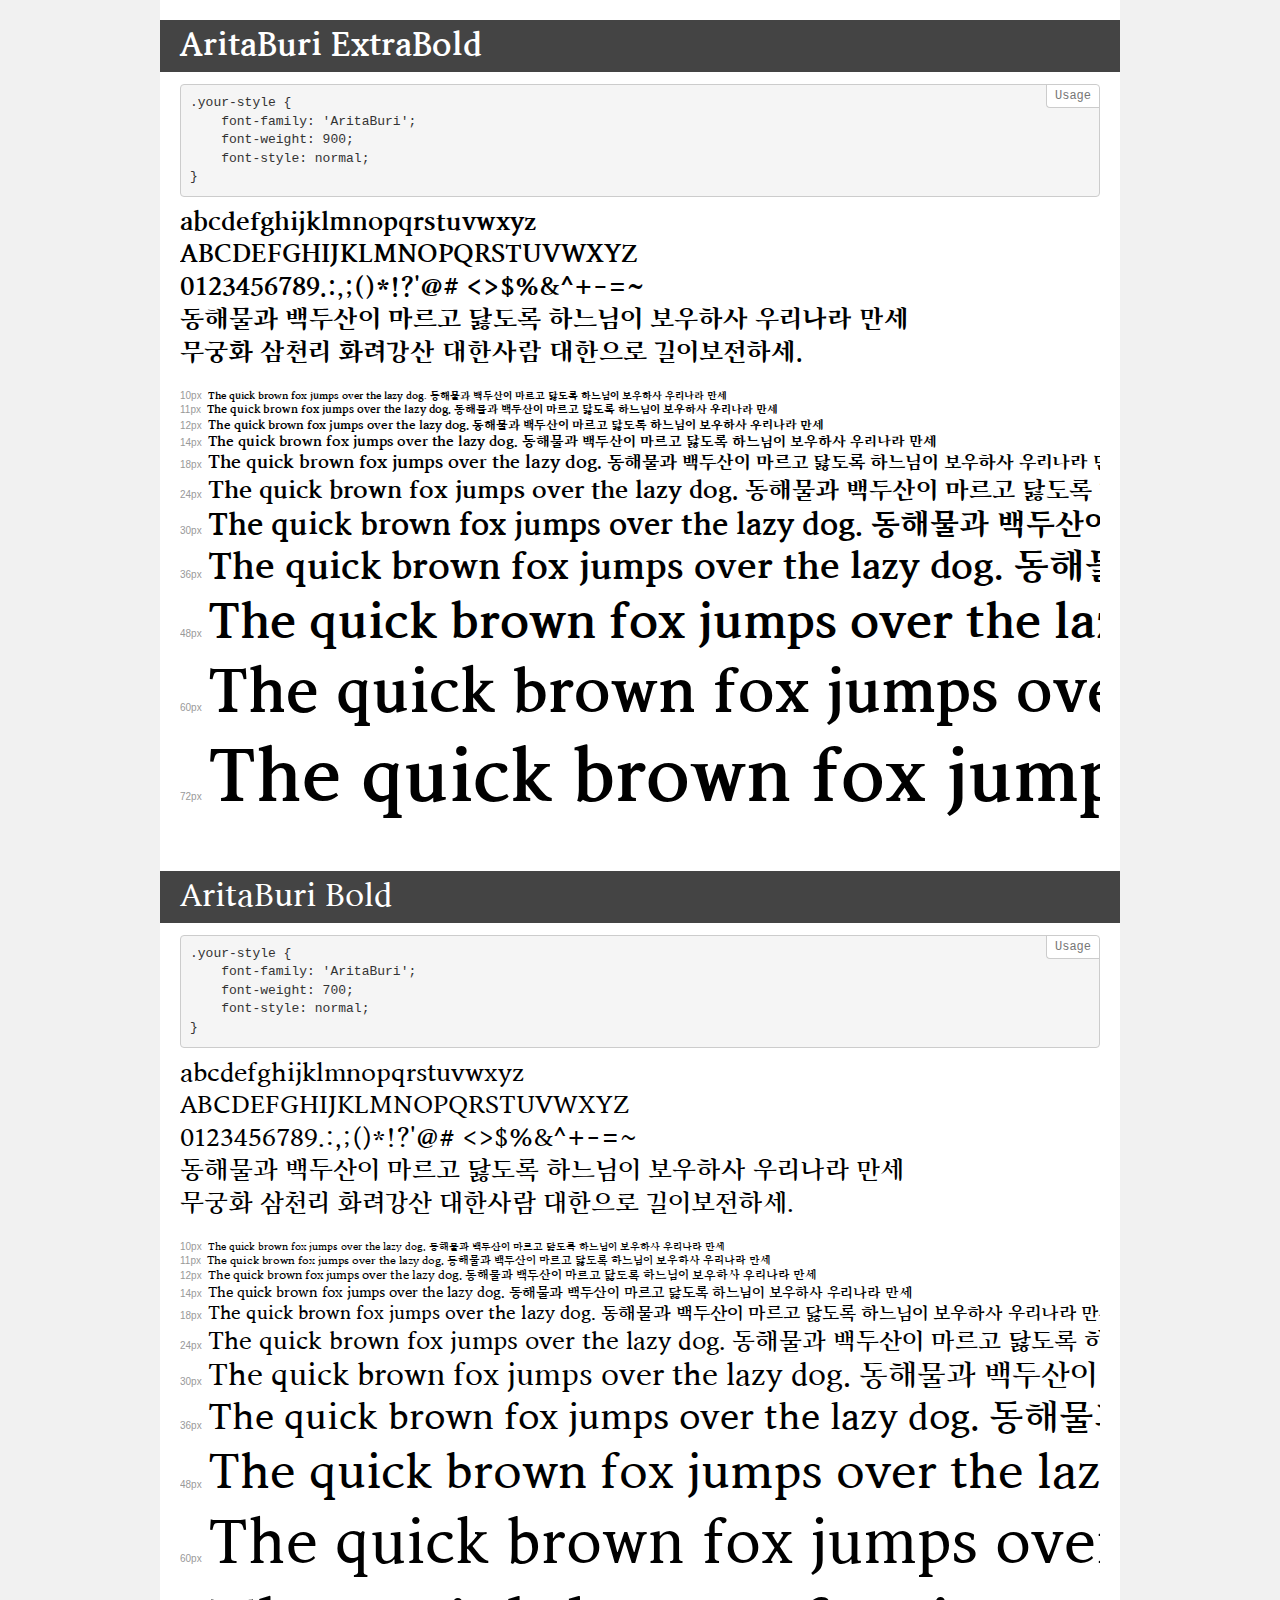
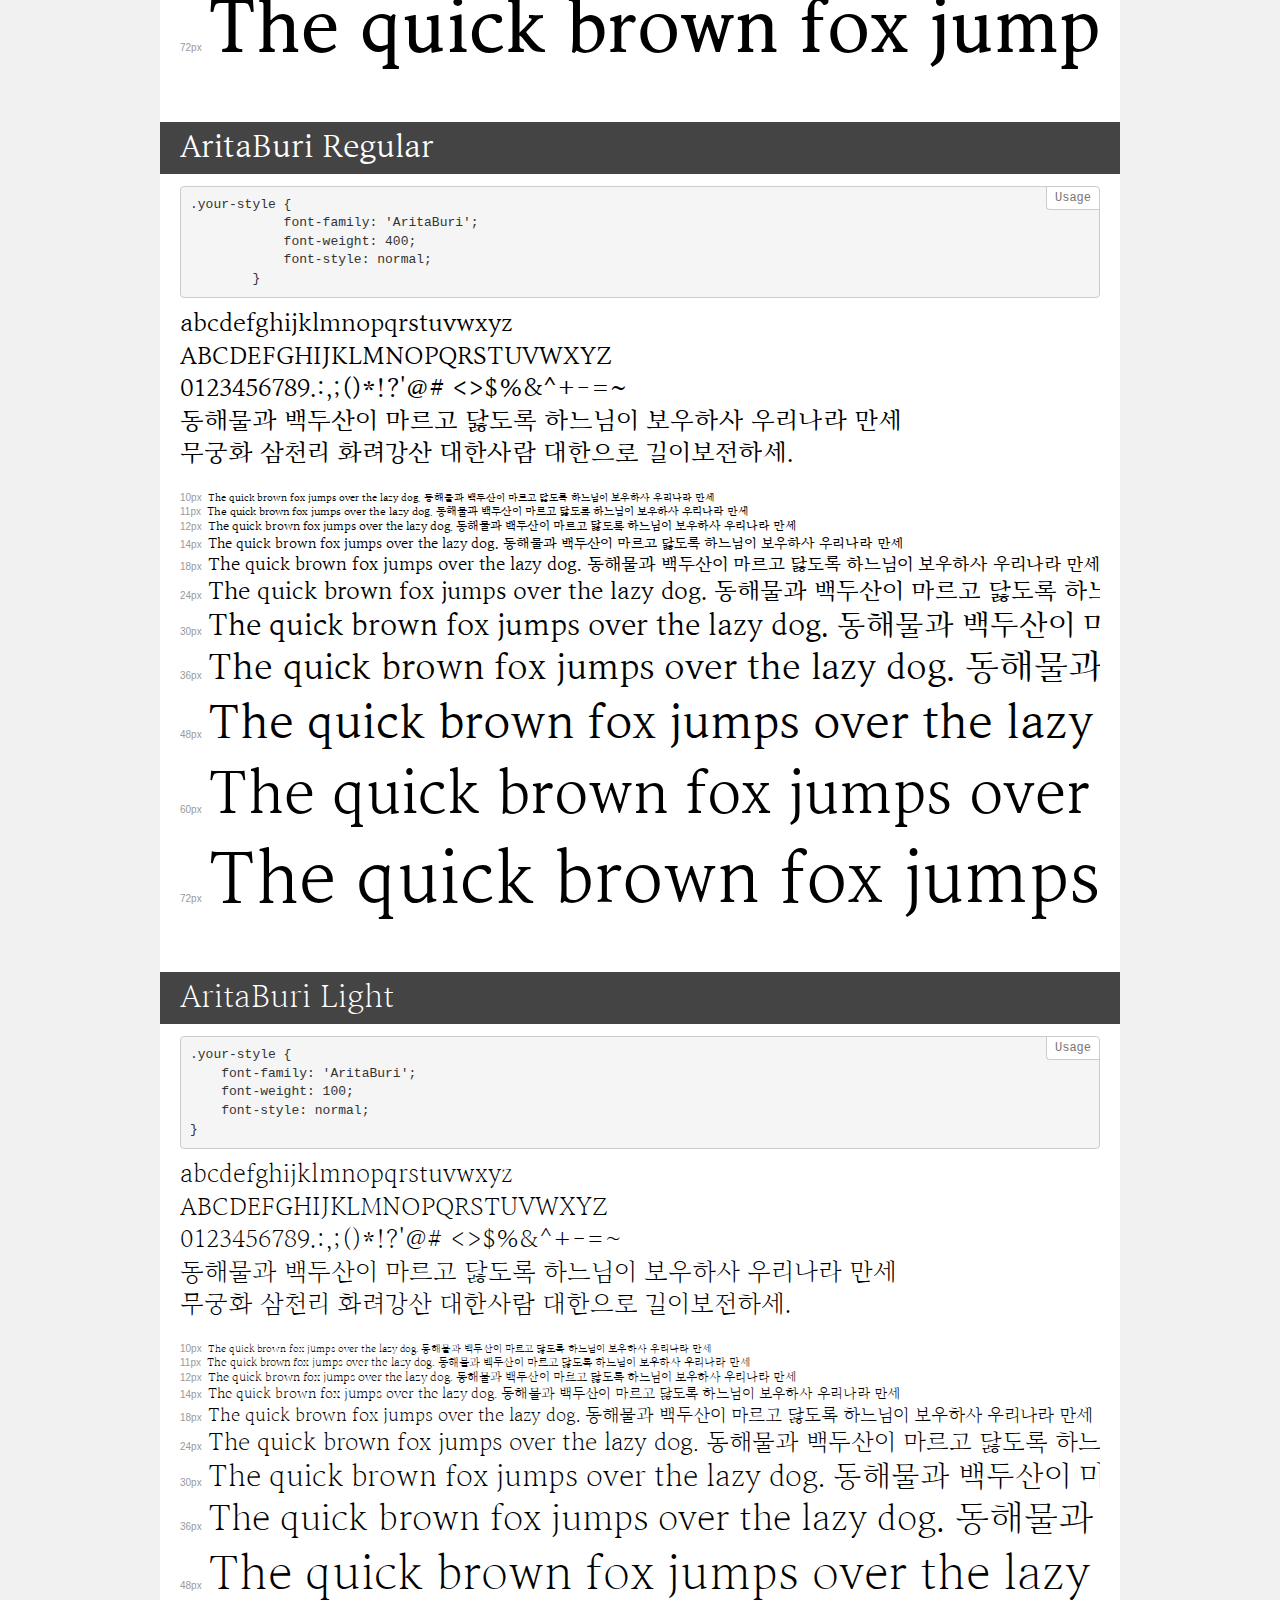
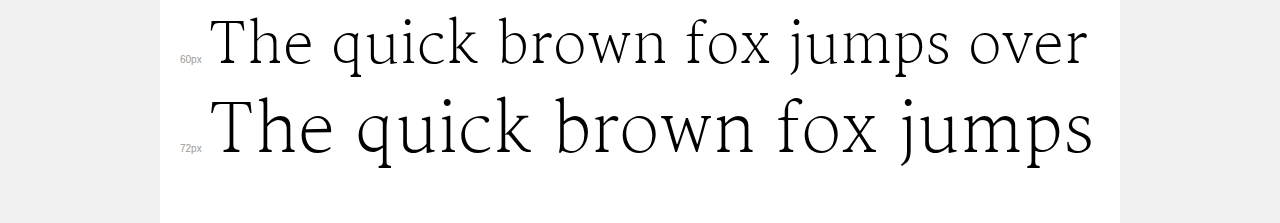
<file: AritaBuri/demo.html>
<!DOCTYPE html>
<html>

<head>
    <meta charset="utf-8">
    <meta http-equiv="X-UA-Compatible" content="IE=edge">
    <meta name="viewport" content="width=device-width, initial-scale=1">
    <meta name="robots" content="noindex, noarchive">
    <title>Transfonter demo</title>
    <link href="fonts.css" rel="stylesheet">
    <style>
        /*
		http://meyerweb.com/eric/tools/css/reset/
		v2.0 | 20110126
		License: none (public domain)
		*/

        html,
        body,
        div,
        span,
        applet,
        object,
        iframe,
        h1,
        h2,
        h3,
        h4,
        h5,
        h6,
        p,
        blockquote,
        pre,
        a,
        abbr,
        acronym,
        address,
        big,
        cite,
        code,
        del,
        dfn,
        em,
        img,
        ins,
        kbd,
        q,
        s,
        samp,
        small,
        strike,
        strong,
        sub,
        sup,
        tt,
        var,
        b,
        u,
        i,
        center,
        dl,
        dt,
        dd,
        ol,
        ul,
        li,
        fieldset,
        form,
        label,
        legend,
        table,
        caption,
        tbody,
        tfoot,
        thead,
        tr,
        th,
        td,
        article,
        aside,
        canvas,
        details,
        embed,
        figure,
        figcaption,
        footer,
        header,
        hgroup,
        menu,
        nav,
        output,
        ruby,
        section,
        summary,
        time,
        mark,
        audio,
        video {
            margin: 0;
            padding: 0;
            border: 0;
            font-size: 100%;
            font: inherit;
            vertical-align: baseline;
        }

        /* HTML5 display-role reset for older browsers */

        article,
        aside,
        details,
        figcaption,
        figure,
        footer,
        header,
        hgroup,
        menu,
        nav,
        section {
            display: block;
        }

        body {
            line-height: 1;
        }

        ol,
        ul {
            list-style: none;
        }

        blockquote,
        q {
            quotes: none;
        }

        blockquote:before,
        blockquote:after,
        q:before,
        q:after {
            content: '';
            content: none;
        }

        table {
            border-collapse: collapse;
            border-spacing: 0;
        }

        /* common styles */

        body {
            background: #f1f1f1;
            color: #000;
        }

        .page {
            background: #fff;
            width: 920px;
            margin: 0 auto;
            padding: 20px 20px 0 20px;
            overflow: hidden;
        }

        .font-container {
            overflow-x: auto;
            overflow-y: hidden;
            margin-bottom: 40px;
            line-height: 1.3;
            white-space: nowrap;
            padding-bottom: 5px;
        }

        h1 {
            position: relative;
            background: #444;
            font-size: 32px;
            color: #fff;
            padding: 10px 20px;
            margin: 0 -20px 12px -20px;
        }

        .letters {
            font-size: 25px;
            margin-bottom: 20px;
        }

        .s10:before {
            content: '10px';
        }

        .s11:before {
            content: '11px';
        }

        .s12:before {
            content: '12px';
        }

        .s14:before {
            content: '14px';
        }

        .s18:before {
            content: '18px';
        }

        .s24:before {
            content: '24px';
        }

        .s30:before {
            content: '30px';
        }

        .s36:before {
            content: '36px';
        }

        .s48:before {
            content: '48px';
        }

        .s60:before {
            content: '60px';
        }

        .s72:before {
            content: '72px';
        }

        .s10:before,
        .s11:before,
        .s12:before,
        .s14:before,
        .s18:before,
        .s24:before,
        .s30:before,
        .s36:before,
        .s48:before,
        .s60:before,
        .s72:before {
            font-family: Arial, sans-serif;
            font-size: 10px;
            font-weight: normal;
            font-style: normal;
            color: #999;
            padding-right: 6px;
        }

        pre {
            display: block;
            position: relative;
            padding: 9px;
            margin: 0 0 10px;
            font-family: Monaco, Menlo, Consolas, "Courier New", monospace !important;
            font-size: 13px;
            line-height: 1.428571429;
            color: #333;
            font-weight: normal !important;
            font-style: normal !important;
            background-color: #f5f5f5;
            border: 1px solid #ccc;
            overflow-x: auto;
            border-radius: 4px;
        }

        pre:after {
            display: block;
            position: absolute;
            right: 0;
            top: 0;
            content: 'Usage';
            line-height: 1;
            padding: 5px 8px;
            font-size: 12px;
            color: #767676;
            background-color: #fff;
            border: 1px solid #ccc;
            border-right: none;
            border-top: none;
            border-radius: 0 4px 0 4px;
            z-index: 10;
        }

        /* responsive */

        @media (max-width: 959px) {
            .page {
                width: auto;
                margin: 0;
            }
        }
    </style>
</head>

<body>
    <div class="page">
        <div class="demo" style="font-family: 'AritaBuri'; font-weight: 900; font-style: normal;">
            <h1>AritaBuri ExtraBold</h1>
            <pre>.your-style {
    font-family: 'AritaBuri';
    font-weight: 900;
    font-style: normal;
}</pre>
            <div class="font-container">
                <p class="letters">
                    abcdefghijklmnopqrstuvwxyz
                    <br /> ABCDEFGHIJKLMNOPQRSTUVWXYZ
                    <br /> 0123456789.:,;()*!?'@#
                    <>$%&^+-=~
                        <br> 동해물과 백두산이 마르고 닳도록 하느님이 보우하사 우리나라 만세
                        <br> 무궁화 삼천리 화려강산 대한사람 대한으로 길이보전하세.
                </p>
                <p class="s10" style="font-size: 10px;">The quick brown fox jumps over the lazy dog. 동해물과 백두산이 마르고 닳도록 하느님이 보우하사 우리나라 만세</p>
                <p class="s11" style="font-size: 11px;">The quick brown fox jumps over the lazy dog. 동해물과 백두산이 마르고 닳도록 하느님이 보우하사 우리나라 만세</p>
                <p class="s12" style="font-size: 12px;">The quick brown fox jumps over the lazy dog. 동해물과 백두산이 마르고 닳도록 하느님이 보우하사 우리나라 만세</p>
                <p class="s14" style="font-size: 14px;">The quick brown fox jumps over the lazy dog. 동해물과 백두산이 마르고 닳도록 하느님이 보우하사 우리나라 만세</p>
                <p class="s18" style="font-size: 18px;">The quick brown fox jumps over the lazy dog. 동해물과 백두산이 마르고 닳도록 하느님이 보우하사 우리나라 만세</p>
                <p class="s24" style="font-size: 24px;">The quick brown fox jumps over the lazy dog. 동해물과 백두산이 마르고 닳도록 하느님이 보우하사 우리나라 만세</p>
                <p class="s30" style="font-size: 30px;">The quick brown fox jumps over the lazy dog. 동해물과 백두산이 마르고 닳도록 하느님이 보우하사 우리나라 만세</p>
                <p class="s36" style="font-size: 36px;">The quick brown fox jumps over the lazy dog. 동해물과 백두산이 마르고 닳도록 하느님이 보우하사 우리나라 만세</p>
                <p class="s48" style="font-size: 48px;">The quick brown fox jumps over the lazy dog. 동해물과 백두산이 마르고 닳도록 하느님이 보우하사 우리나라 만세</p>
                <p class="s60" style="font-size: 60px;">The quick brown fox jumps over the lazy dog. 동해물과 백두산이 마르고 닳도록 하느님이 보우하사 우리나라 만세</p>
                <p class="s72" style="font-size: 72px;">The quick brown fox jumps over the lazy dog. 동해물과 백두산이 마르고 닳도록 하느님이 보우하사 우리나라 만세</p>
            </div>
        </div>
        <div class="demo" style="font-family: 'AritaBuri'; font-weight: 700; font-style: normal;">
            <h1>AritaBuri Bold</h1>
            <pre>.your-style {
    font-family: 'AritaBuri';
    font-weight: 700;
    font-style: normal;
}</pre>
            <div class="font-container">
                <p class="letters">
                    abcdefghijklmnopqrstuvwxyz
                    <br /> ABCDEFGHIJKLMNOPQRSTUVWXYZ
                    <br /> 0123456789.:,;()*!?'@#
                    <>$%&^+-=~
                        <br> 동해물과 백두산이 마르고 닳도록 하느님이 보우하사 우리나라 만세
                        <br> 무궁화 삼천리 화려강산 대한사람 대한으로 길이보전하세.
                </p>
                <p class="s10" style="font-size: 10px;">The quick brown fox jumps over the lazy dog. 동해물과 백두산이 마르고 닳도록 하느님이 보우하사 우리나라 만세</p>
                <p class="s11" style="font-size: 11px;">The quick brown fox jumps over the lazy dog. 동해물과 백두산이 마르고 닳도록 하느님이 보우하사 우리나라 만세</p>
                <p class="s12" style="font-size: 12px;">The quick brown fox jumps over the lazy dog. 동해물과 백두산이 마르고 닳도록 하느님이 보우하사 우리나라 만세</p>
                <p class="s14" style="font-size: 14px;">The quick brown fox jumps over the lazy dog. 동해물과 백두산이 마르고 닳도록 하느님이 보우하사 우리나라 만세</p>
                <p class="s18" style="font-size: 18px;">The quick brown fox jumps over the lazy dog. 동해물과 백두산이 마르고 닳도록 하느님이 보우하사 우리나라 만세</p>
                <p class="s24" style="font-size: 24px;">The quick brown fox jumps over the lazy dog. 동해물과 백두산이 마르고 닳도록 하느님이 보우하사 우리나라 만세</p>
                <p class="s30" style="font-size: 30px;">The quick brown fox jumps over the lazy dog. 동해물과 백두산이 마르고 닳도록 하느님이 보우하사 우리나라 만세</p>
                <p class="s36" style="font-size: 36px;">The quick brown fox jumps over the lazy dog. 동해물과 백두산이 마르고 닳도록 하느님이 보우하사 우리나라 만세</p>
                <p class="s48" style="font-size: 48px;">The quick brown fox jumps over the lazy dog. 동해물과 백두산이 마르고 닳도록 하느님이 보우하사 우리나라 만세</p>
                <p class="s60" style="font-size: 60px;">The quick brown fox jumps over the lazy dog. 동해물과 백두산이 마르고 닳도록 하느님이 보우하사 우리나라 만세</p>
                <p class="s72" style="font-size: 72px;">The quick brown fox jumps over the lazy dog. 동해물과 백두산이 마르고 닳도록 하느님이 보우하사 우리나라 만세</p>
            </div>
        </div>
        <div class="demo" style="font-family: 'AritaBuri'; font-weight: 400; font-style: normal;">
            <h1>AritaBuri Regular</h1>
            <pre>.your-style {
            font-family: 'AritaBuri';
            font-weight: 400;
            font-style: normal;
        }</pre>
            <div class="font-container">
                <p class="letters">
                    abcdefghijklmnopqrstuvwxyz
                    <br /> ABCDEFGHIJKLMNOPQRSTUVWXYZ
                    <br /> 0123456789.:,;()*!?'@#
                    <>$%&^+-=~
                        <br> 동해물과 백두산이 마르고 닳도록 하느님이 보우하사 우리나라 만세
                        <br> 무궁화 삼천리 화려강산 대한사람 대한으로 길이보전하세.
                </p>
                <p class="s10" style="font-size: 10px;">The quick brown fox jumps over the lazy dog. 동해물과 백두산이 마르고 닳도록 하느님이 보우하사 우리나라 만세</p>
                <p class="s11" style="font-size: 11px;">The quick brown fox jumps over the lazy dog. 동해물과 백두산이 마르고 닳도록 하느님이 보우하사 우리나라 만세</p>
                <p class="s12" style="font-size: 12px;">The quick brown fox jumps over the lazy dog. 동해물과 백두산이 마르고 닳도록 하느님이 보우하사 우리나라 만세</p>
                <p class="s14" style="font-size: 14px;">The quick brown fox jumps over the lazy dog. 동해물과 백두산이 마르고 닳도록 하느님이 보우하사 우리나라 만세</p>
                <p class="s18" style="font-size: 18px;">The quick brown fox jumps over the lazy dog. 동해물과 백두산이 마르고 닳도록 하느님이 보우하사 우리나라 만세</p>
                <p class="s24" style="font-size: 24px;">The quick brown fox jumps over the lazy dog. 동해물과 백두산이 마르고 닳도록 하느님이 보우하사 우리나라 만세</p>
                <p class="s30" style="font-size: 30px;">The quick brown fox jumps over the lazy dog. 동해물과 백두산이 마르고 닳도록 하느님이 보우하사 우리나라 만세</p>
                <p class="s36" style="font-size: 36px;">The quick brown fox jumps over the lazy dog. 동해물과 백두산이 마르고 닳도록 하느님이 보우하사 우리나라 만세</p>
                <p class="s48" style="font-size: 48px;">The quick brown fox jumps over the lazy dog. 동해물과 백두산이 마르고 닳도록 하느님이 보우하사 우리나라 만세</p>
                <p class="s60" style="font-size: 60px;">The quick brown fox jumps over the lazy dog. 동해물과 백두산이 마르고 닳도록 하느님이 보우하사 우리나라 만세</p>
                <p class="s72" style="font-size: 72px;">The quick brown fox jumps over the lazy dog. 동해물과 백두산이 마르고 닳도록 하느님이 보우하사 우리나라 만세</p>
            </div>
        </div>
        <div class="demo" style="font-family: 'AritaBuri'; font-weight: 100; font-style: normal;">
            <h1>AritaBuri Light</h1>
            <pre>.your-style {
    font-family: 'AritaBuri';
    font-weight: 100;
    font-style: normal;
}</pre>
            <div class="font-container">
                <p class="letters">
                    abcdefghijklmnopqrstuvwxyz
                    <br /> ABCDEFGHIJKLMNOPQRSTUVWXYZ
                    <br /> 0123456789.:,;()*!?'@#
                    <>$%&^+-=~
                        <br> 동해물과 백두산이 마르고 닳도록 하느님이 보우하사 우리나라 만세
                        <br> 무궁화 삼천리 화려강산 대한사람 대한으로 길이보전하세.
                </p>
                <p class="s10" style="font-size: 10px;">The quick brown fox jumps over the lazy dog. 동해물과 백두산이 마르고 닳도록 하느님이 보우하사 우리나라 만세</p>
                <p class="s11" style="font-size: 11px;">The quick brown fox jumps over the lazy dog. 동해물과 백두산이 마르고 닳도록 하느님이 보우하사 우리나라 만세</p>
                <p class="s12" style="font-size: 12px;">The quick brown fox jumps over the lazy dog. 동해물과 백두산이 마르고 닳도록 하느님이 보우하사 우리나라 만세</p>
                <p class="s14" style="font-size: 14px;">The quick brown fox jumps over the lazy dog. 동해물과 백두산이 마르고 닳도록 하느님이 보우하사 우리나라 만세</p>
                <p class="s18" style="font-size: 18px;">The quick brown fox jumps over the lazy dog. 동해물과 백두산이 마르고 닳도록 하느님이 보우하사 우리나라 만세</p>
                <p class="s24" style="font-size: 24px;">The quick brown fox jumps over the lazy dog. 동해물과 백두산이 마르고 닳도록 하느님이 보우하사 우리나라 만세</p>
                <p class="s30" style="font-size: 30px;">The quick brown fox jumps over the lazy dog. 동해물과 백두산이 마르고 닳도록 하느님이 보우하사 우리나라 만세</p>
                <p class="s36" style="font-size: 36px;">The quick brown fox jumps over the lazy dog. 동해물과 백두산이 마르고 닳도록 하느님이 보우하사 우리나라 만세</p>
                <p class="s48" style="font-size: 48px;">The quick brown fox jumps over the lazy dog. 동해물과 백두산이 마르고 닳도록 하느님이 보우하사 우리나라 만세</p>
                <p class="s60" style="font-size: 60px;">The quick brown fox jumps over the lazy dog. 동해물과 백두산이 마르고 닳도록 하느님이 보우하사 우리나라 만세</p>
                <p class="s72" style="font-size: 72px;">The quick brown fox jumps over the lazy dog. 동해물과 백두산이 마르고 닳도록 하느님이 보우하사 우리나라 만세</p>
            </div>
        </div>
    </div>
</body>

</html>
</file>
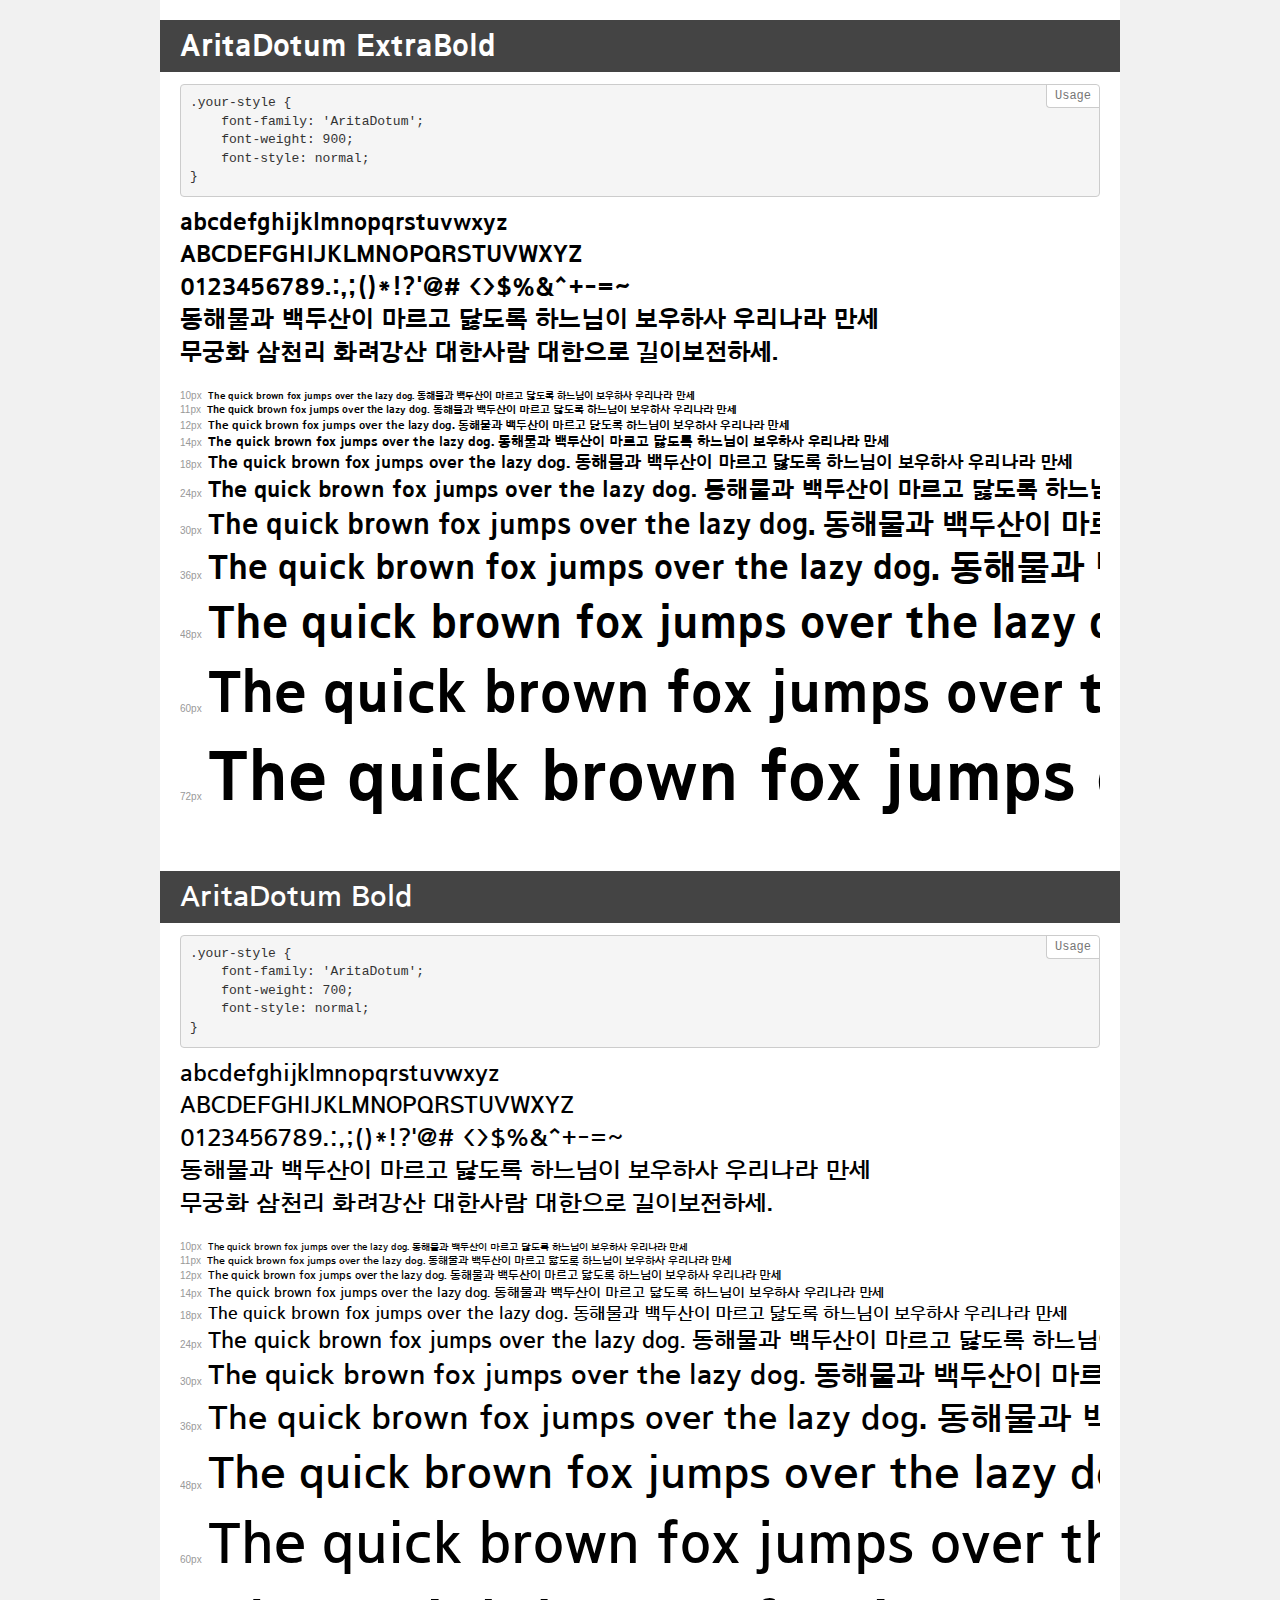
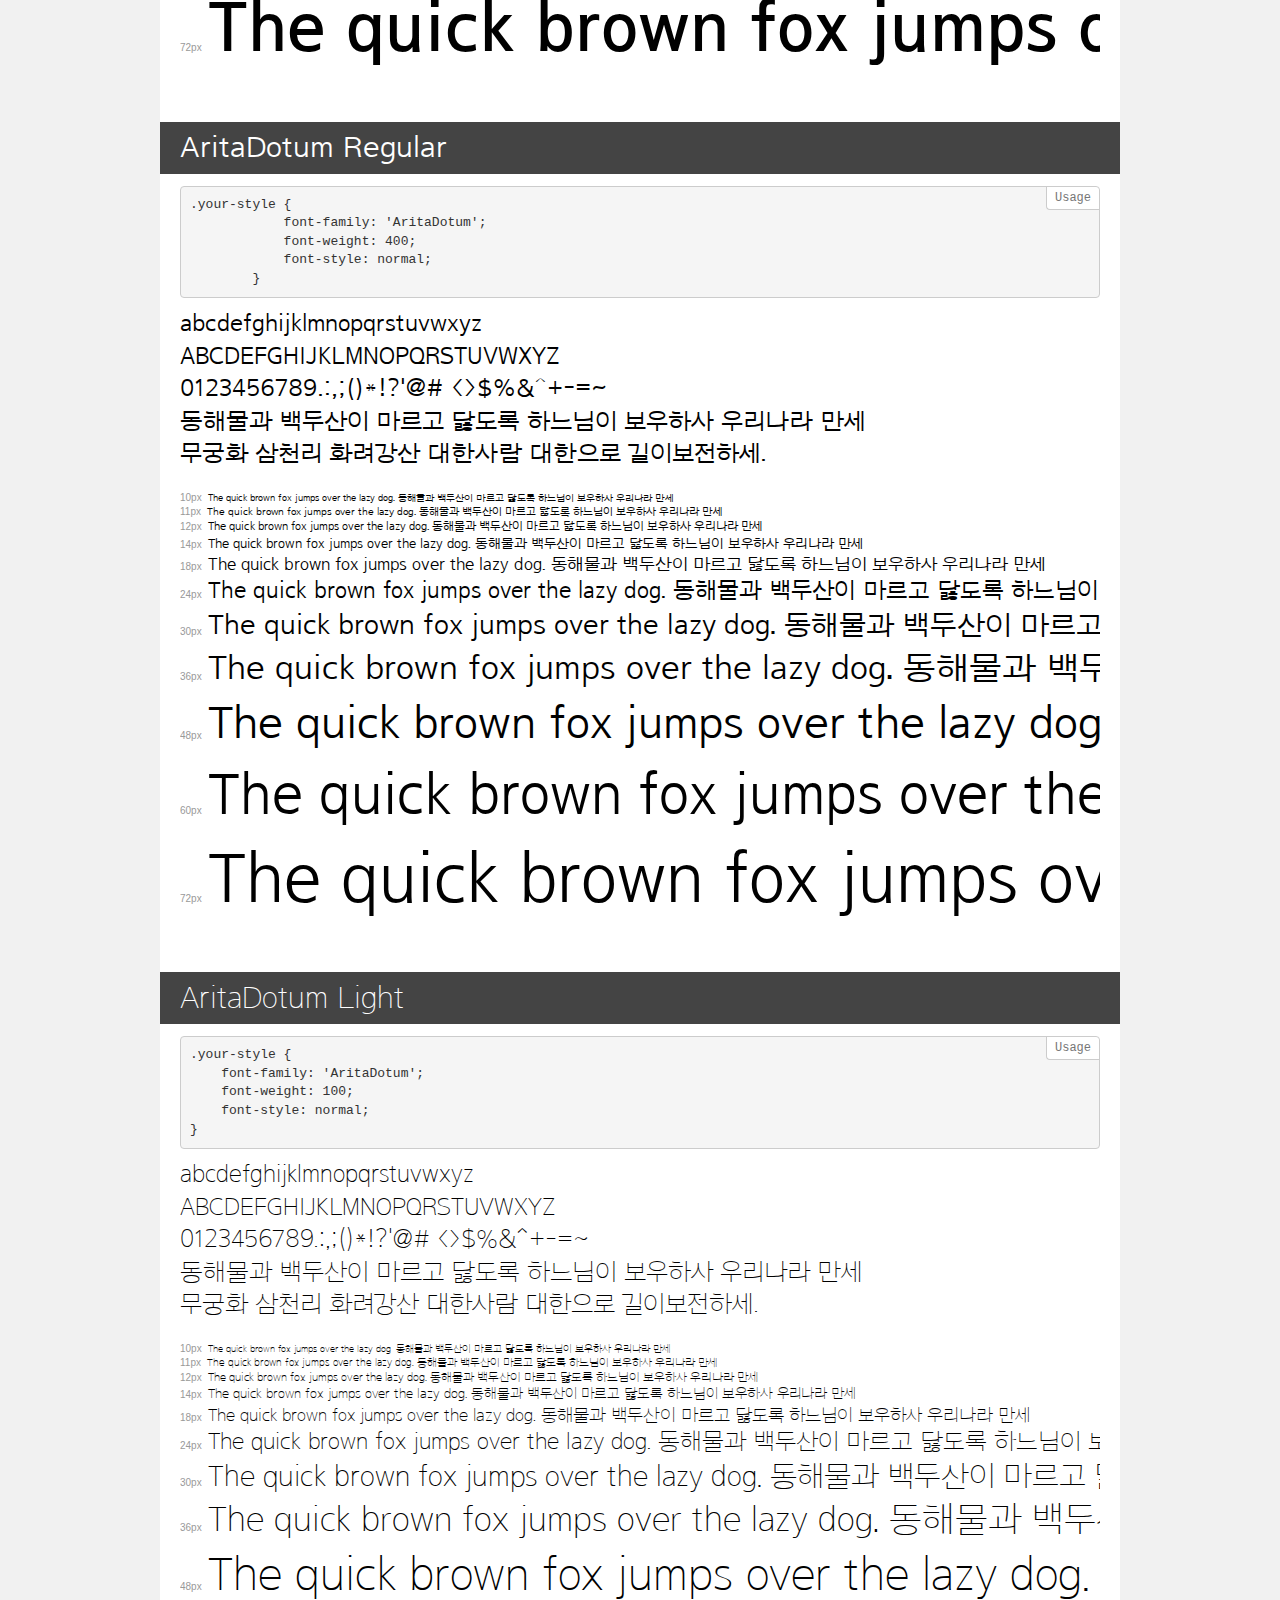
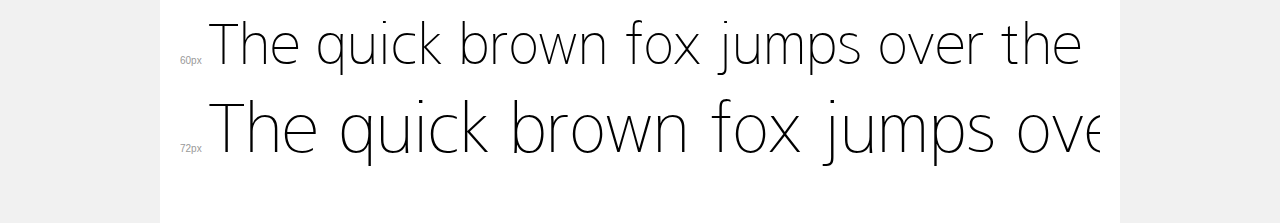
<file: AritaDotum/demo.html>
<!DOCTYPE html>
<html>

<head>
    <meta charset="utf-8">
    <meta http-equiv="X-UA-Compatible" content="IE=edge">
    <meta name="viewport" content="width=device-width, initial-scale=1">
    <meta name="robots" content="noindex, noarchive">
    <title>Transfonter demo</title>
    <link href="fonts.css" rel="stylesheet">
    <style>
        /*
		http://meyerweb.com/eric/tools/css/reset/
		v2.0 | 20110126
		License: none (public domain)
		*/

        html,
        body,
        div,
        span,
        applet,
        object,
        iframe,
        h1,
        h2,
        h3,
        h4,
        h5,
        h6,
        p,
        blockquote,
        pre,
        a,
        abbr,
        acronym,
        address,
        big,
        cite,
        code,
        del,
        dfn,
        em,
        img,
        ins,
        kbd,
        q,
        s,
        samp,
        small,
        strike,
        strong,
        sub,
        sup,
        tt,
        var,
        b,
        u,
        i,
        center,
        dl,
        dt,
        dd,
        ol,
        ul,
        li,
        fieldset,
        form,
        label,
        legend,
        table,
        caption,
        tbody,
        tfoot,
        thead,
        tr,
        th,
        td,
        article,
        aside,
        canvas,
        details,
        embed,
        figure,
        figcaption,
        footer,
        header,
        hgroup,
        menu,
        nav,
        output,
        ruby,
        section,
        summary,
        time,
        mark,
        audio,
        video {
            margin: 0;
            padding: 0;
            border: 0;
            font-size: 100%;
            font: inherit;
            vertical-align: baseline;
        }

        /* HTML5 display-role reset for older browsers */

        article,
        aside,
        details,
        figcaption,
        figure,
        footer,
        header,
        hgroup,
        menu,
        nav,
        section {
            display: block;
        }

        body {
            line-height: 1;
        }

        ol,
        ul {
            list-style: none;
        }

        blockquote,
        q {
            quotes: none;
        }

        blockquote:before,
        blockquote:after,
        q:before,
        q:after {
            content: '';
            content: none;
        }

        table {
            border-collapse: collapse;
            border-spacing: 0;
        }

        /* common styles */

        body {
            background: #f1f1f1;
            color: #000;
        }

        .page {
            background: #fff;
            width: 920px;
            margin: 0 auto;
            padding: 20px 20px 0 20px;
            overflow: hidden;
        }

        .font-container {
            overflow-x: auto;
            overflow-y: hidden;
            margin-bottom: 40px;
            line-height: 1.3;
            white-space: nowrap;
            padding-bottom: 5px;
        }

        h1 {
            position: relative;
            background: #444;
            font-size: 32px;
            color: #fff;
            padding: 10px 20px;
            margin: 0 -20px 12px -20px;
        }

        .letters {
            font-size: 25px;
            margin-bottom: 20px;
        }

        .s10:before {
            content: '10px';
        }

        .s11:before {
            content: '11px';
        }

        .s12:before {
            content: '12px';
        }

        .s14:before {
            content: '14px';
        }

        .s18:before {
            content: '18px';
        }

        .s24:before {
            content: '24px';
        }

        .s30:before {
            content: '30px';
        }

        .s36:before {
            content: '36px';
        }

        .s48:before {
            content: '48px';
        }

        .s60:before {
            content: '60px';
        }

        .s72:before {
            content: '72px';
        }

        .s10:before,
        .s11:before,
        .s12:before,
        .s14:before,
        .s18:before,
        .s24:before,
        .s30:before,
        .s36:before,
        .s48:before,
        .s60:before,
        .s72:before {
            font-family: Arial, sans-serif;
            font-size: 10px;
            font-weight: normal;
            font-style: normal;
            color: #999;
            padding-right: 6px;
        }

        pre {
            display: block;
            position: relative;
            padding: 9px;
            margin: 0 0 10px;
            font-family: Monaco, Menlo, Consolas, "Courier New", monospace !important;
            font-size: 13px;
            line-height: 1.428571429;
            color: #333;
            font-weight: normal !important;
            font-style: normal !important;
            background-color: #f5f5f5;
            border: 1px solid #ccc;
            overflow-x: auto;
            border-radius: 4px;
        }

        pre:after {
            display: block;
            position: absolute;
            right: 0;
            top: 0;
            content: 'Usage';
            line-height: 1;
            padding: 5px 8px;
            font-size: 12px;
            color: #767676;
            background-color: #fff;
            border: 1px solid #ccc;
            border-right: none;
            border-top: none;
            border-radius: 0 4px 0 4px;
            z-index: 10;
        }

        /* responsive */

        @media (max-width: 959px) {
            .page {
                width: auto;
                margin: 0;
            }
        }
    </style>
</head>

<body>
    <div class="page">
        <div class="demo" style="font-family: 'AritaDotum'; font-weight: 900; font-style: normal;">
            <h1>AritaDotum ExtraBold</h1>
            <pre>.your-style {
    font-family: 'AritaDotum';
    font-weight: 900;
    font-style: normal;
}</pre>
            <div class="font-container">
                <p class="letters">
                    abcdefghijklmnopqrstuvwxyz
                    <br /> ABCDEFGHIJKLMNOPQRSTUVWXYZ
                    <br /> 0123456789.:,;()*!?'@#
                    <>$%&^+-=~
                        <br> 동해물과 백두산이 마르고 닳도록 하느님이 보우하사 우리나라 만세
                        <br> 무궁화 삼천리 화려강산 대한사람 대한으로 길이보전하세.
                </p>
                <p class="s10" style="font-size: 10px;">The quick brown fox jumps over the lazy dog. 동해물과 백두산이 마르고 닳도록 하느님이 보우하사 우리나라 만세</p>
                <p class="s11" style="font-size: 11px;">The quick brown fox jumps over the lazy dog. 동해물과 백두산이 마르고 닳도록 하느님이 보우하사 우리나라 만세</p>
                <p class="s12" style="font-size: 12px;">The quick brown fox jumps over the lazy dog. 동해물과 백두산이 마르고 닳도록 하느님이 보우하사 우리나라 만세</p>
                <p class="s14" style="font-size: 14px;">The quick brown fox jumps over the lazy dog. 동해물과 백두산이 마르고 닳도록 하느님이 보우하사 우리나라 만세</p>
                <p class="s18" style="font-size: 18px;">The quick brown fox jumps over the lazy dog. 동해물과 백두산이 마르고 닳도록 하느님이 보우하사 우리나라 만세</p>
                <p class="s24" style="font-size: 24px;">The quick brown fox jumps over the lazy dog. 동해물과 백두산이 마르고 닳도록 하느님이 보우하사 우리나라 만세</p>
                <p class="s30" style="font-size: 30px;">The quick brown fox jumps over the lazy dog. 동해물과 백두산이 마르고 닳도록 하느님이 보우하사 우리나라 만세</p>
                <p class="s36" style="font-size: 36px;">The quick brown fox jumps over the lazy dog. 동해물과 백두산이 마르고 닳도록 하느님이 보우하사 우리나라 만세</p>
                <p class="s48" style="font-size: 48px;">The quick brown fox jumps over the lazy dog. 동해물과 백두산이 마르고 닳도록 하느님이 보우하사 우리나라 만세</p>
                <p class="s60" style="font-size: 60px;">The quick brown fox jumps over the lazy dog. 동해물과 백두산이 마르고 닳도록 하느님이 보우하사 우리나라 만세</p>
                <p class="s72" style="font-size: 72px;">The quick brown fox jumps over the lazy dog. 동해물과 백두산이 마르고 닳도록 하느님이 보우하사 우리나라 만세</p>
            </div>
        </div>
        <div class="demo" style="font-family: 'AritaDotum'; font-weight: 700; font-style: normal;">
            <h1>AritaDotum Bold</h1>
            <pre>.your-style {
    font-family: 'AritaDotum';
    font-weight: 700;
    font-style: normal;
}</pre>
            <div class="font-container">
                <p class="letters">
                    abcdefghijklmnopqrstuvwxyz
                    <br /> ABCDEFGHIJKLMNOPQRSTUVWXYZ
                    <br /> 0123456789.:,;()*!?'@#
                    <>$%&^+-=~
                        <br> 동해물과 백두산이 마르고 닳도록 하느님이 보우하사 우리나라 만세
                        <br> 무궁화 삼천리 화려강산 대한사람 대한으로 길이보전하세.
                </p>
                <p class="s10" style="font-size: 10px;">The quick brown fox jumps over the lazy dog. 동해물과 백두산이 마르고 닳도록 하느님이 보우하사 우리나라 만세</p>
                <p class="s11" style="font-size: 11px;">The quick brown fox jumps over the lazy dog. 동해물과 백두산이 마르고 닳도록 하느님이 보우하사 우리나라 만세</p>
                <p class="s12" style="font-size: 12px;">The quick brown fox jumps over the lazy dog. 동해물과 백두산이 마르고 닳도록 하느님이 보우하사 우리나라 만세</p>
                <p class="s14" style="font-size: 14px;">The quick brown fox jumps over the lazy dog. 동해물과 백두산이 마르고 닳도록 하느님이 보우하사 우리나라 만세</p>
                <p class="s18" style="font-size: 18px;">The quick brown fox jumps over the lazy dog. 동해물과 백두산이 마르고 닳도록 하느님이 보우하사 우리나라 만세</p>
                <p class="s24" style="font-size: 24px;">The quick brown fox jumps over the lazy dog. 동해물과 백두산이 마르고 닳도록 하느님이 보우하사 우리나라 만세</p>
                <p class="s30" style="font-size: 30px;">The quick brown fox jumps over the lazy dog. 동해물과 백두산이 마르고 닳도록 하느님이 보우하사 우리나라 만세</p>
                <p class="s36" style="font-size: 36px;">The quick brown fox jumps over the lazy dog. 동해물과 백두산이 마르고 닳도록 하느님이 보우하사 우리나라 만세</p>
                <p class="s48" style="font-size: 48px;">The quick brown fox jumps over the lazy dog. 동해물과 백두산이 마르고 닳도록 하느님이 보우하사 우리나라 만세</p>
                <p class="s60" style="font-size: 60px;">The quick brown fox jumps over the lazy dog. 동해물과 백두산이 마르고 닳도록 하느님이 보우하사 우리나라 만세</p>
                <p class="s72" style="font-size: 72px;">The quick brown fox jumps over the lazy dog. 동해물과 백두산이 마르고 닳도록 하느님이 보우하사 우리나라 만세</p>
            </div>
        </div>
        <div class="demo" style="font-family: 'AritaDotum'; font-weight: 400; font-style: normal;">
            <h1>AritaDotum Regular</h1>
            <pre>.your-style {
            font-family: 'AritaDotum';
            font-weight: 400;
            font-style: normal;
        }</pre>
            <div class="font-container">
                <p class="letters">
                    abcdefghijklmnopqrstuvwxyz
                    <br /> ABCDEFGHIJKLMNOPQRSTUVWXYZ
                    <br /> 0123456789.:,;()*!?'@#
                    <>$%&^+-=~
                        <br> 동해물과 백두산이 마르고 닳도록 하느님이 보우하사 우리나라 만세
                        <br> 무궁화 삼천리 화려강산 대한사람 대한으로 길이보전하세.
                </p>
                <p class="s10" style="font-size: 10px;">The quick brown fox jumps over the lazy dog. 동해물과 백두산이 마르고 닳도록 하느님이 보우하사 우리나라 만세</p>
                <p class="s11" style="font-size: 11px;">The quick brown fox jumps over the lazy dog. 동해물과 백두산이 마르고 닳도록 하느님이 보우하사 우리나라 만세</p>
                <p class="s12" style="font-size: 12px;">The quick brown fox jumps over the lazy dog. 동해물과 백두산이 마르고 닳도록 하느님이 보우하사 우리나라 만세</p>
                <p class="s14" style="font-size: 14px;">The quick brown fox jumps over the lazy dog. 동해물과 백두산이 마르고 닳도록 하느님이 보우하사 우리나라 만세</p>
                <p class="s18" style="font-size: 18px;">The quick brown fox jumps over the lazy dog. 동해물과 백두산이 마르고 닳도록 하느님이 보우하사 우리나라 만세</p>
                <p class="s24" style="font-size: 24px;">The quick brown fox jumps over the lazy dog. 동해물과 백두산이 마르고 닳도록 하느님이 보우하사 우리나라 만세</p>
                <p class="s30" style="font-size: 30px;">The quick brown fox jumps over the lazy dog. 동해물과 백두산이 마르고 닳도록 하느님이 보우하사 우리나라 만세</p>
                <p class="s36" style="font-size: 36px;">The quick brown fox jumps over the lazy dog. 동해물과 백두산이 마르고 닳도록 하느님이 보우하사 우리나라 만세</p>
                <p class="s48" style="font-size: 48px;">The quick brown fox jumps over the lazy dog. 동해물과 백두산이 마르고 닳도록 하느님이 보우하사 우리나라 만세</p>
                <p class="s60" style="font-size: 60px;">The quick brown fox jumps over the lazy dog. 동해물과 백두산이 마르고 닳도록 하느님이 보우하사 우리나라 만세</p>
                <p class="s72" style="font-size: 72px;">The quick brown fox jumps over the lazy dog. 동해물과 백두산이 마르고 닳도록 하느님이 보우하사 우리나라 만세</p>
            </div>
        </div>
        <div class="demo" style="font-family: 'AritaDotum'; font-weight: 100; font-style: normal;">
            <h1>AritaDotum Light</h1>
            <pre>.your-style {
    font-family: 'AritaDotum';
    font-weight: 100;
    font-style: normal;
}</pre>
            <div class="font-container">
                <p class="letters">
                    abcdefghijklmnopqrstuvwxyz
                    <br /> ABCDEFGHIJKLMNOPQRSTUVWXYZ
                    <br /> 0123456789.:,;()*!?'@#
                    <>$%&^+-=~
                        <br> 동해물과 백두산이 마르고 닳도록 하느님이 보우하사 우리나라 만세
                        <br> 무궁화 삼천리 화려강산 대한사람 대한으로 길이보전하세.
                </p>
                <p class="s10" style="font-size: 10px;">The quick brown fox jumps over the lazy dog. 동해물과 백두산이 마르고 닳도록 하느님이 보우하사 우리나라 만세</p>
                <p class="s11" style="font-size: 11px;">The quick brown fox jumps over the lazy dog. 동해물과 백두산이 마르고 닳도록 하느님이 보우하사 우리나라 만세</p>
                <p class="s12" style="font-size: 12px;">The quick brown fox jumps over the lazy dog. 동해물과 백두산이 마르고 닳도록 하느님이 보우하사 우리나라 만세</p>
                <p class="s14" style="font-size: 14px;">The quick brown fox jumps over the lazy dog. 동해물과 백두산이 마르고 닳도록 하느님이 보우하사 우리나라 만세</p>
                <p class="s18" style="font-size: 18px;">The quick brown fox jumps over the lazy dog. 동해물과 백두산이 마르고 닳도록 하느님이 보우하사 우리나라 만세</p>
                <p class="s24" style="font-size: 24px;">The quick brown fox jumps over the lazy dog. 동해물과 백두산이 마르고 닳도록 하느님이 보우하사 우리나라 만세</p>
                <p class="s30" style="font-size: 30px;">The quick brown fox jumps over the lazy dog. 동해물과 백두산이 마르고 닳도록 하느님이 보우하사 우리나라 만세</p>
                <p class="s36" style="font-size: 36px;">The quick brown fox jumps over the lazy dog. 동해물과 백두산이 마르고 닳도록 하느님이 보우하사 우리나라 만세</p>
                <p class="s48" style="font-size: 48px;">The quick brown fox jumps over the lazy dog. 동해물과 백두산이 마르고 닳도록 하느님이 보우하사 우리나라 만세</p>
                <p class="s60" style="font-size: 60px;">The quick brown fox jumps over the lazy dog. 동해물과 백두산이 마르고 닳도록 하느님이 보우하사 우리나라 만세</p>
                <p class="s72" style="font-size: 72px;">The quick brown fox jumps over the lazy dog. 동해물과 백두산이 마르고 닳도록 하느님이 보우하사 우리나라 만세</p>
            </div>
        </div>
    </div>
</body>

</html>
</file>
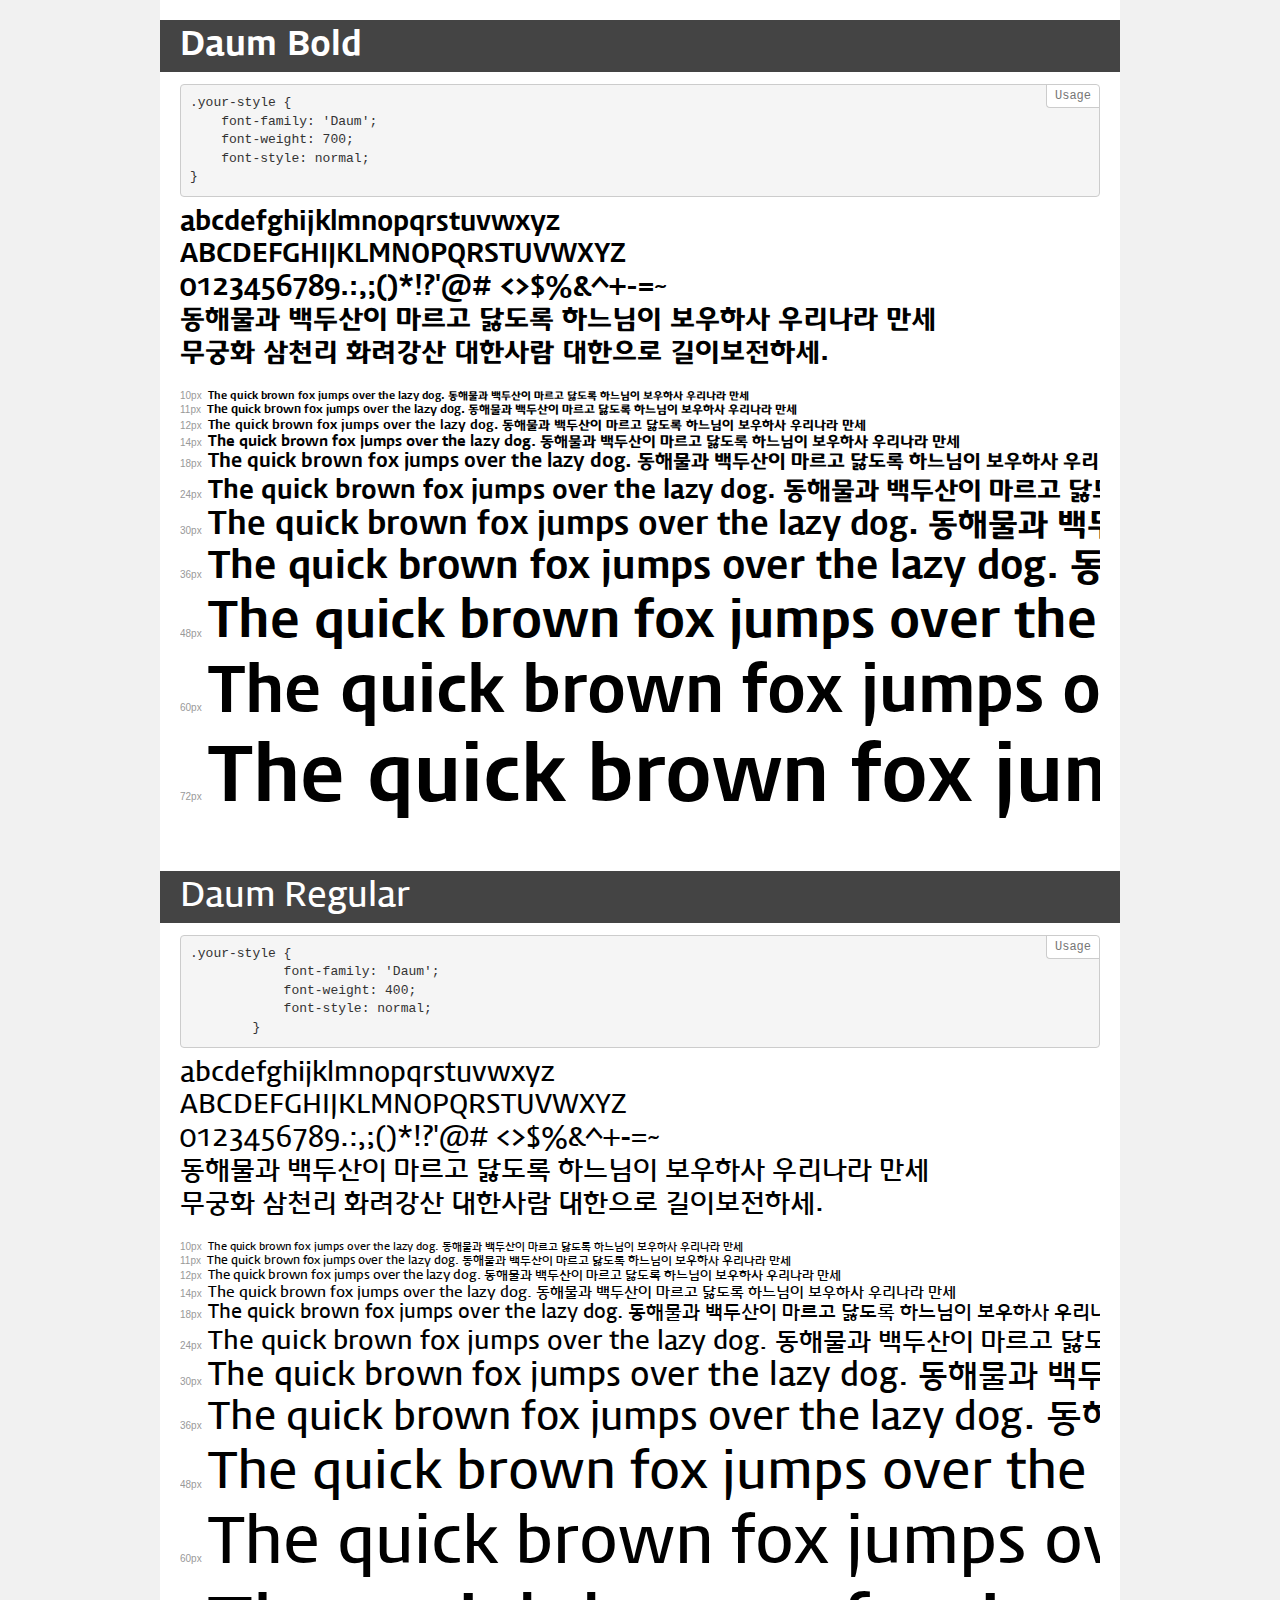
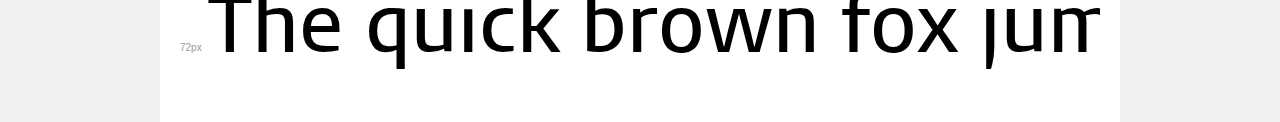
<file: Daum/demo.html>
<!DOCTYPE html>
<html>

<head>
    <meta charset="utf-8">
    <meta http-equiv="X-UA-Compatible" content="IE=edge">
    <meta name="viewport" content="width=device-width, initial-scale=1">
    <meta name="robots" content="noindex, noarchive">
    <title>Transfonter demo</title>
    <link href="fonts.css" rel="stylesheet">
    <style>
        /*
		http://meyerweb.com/eric/tools/css/reset/
		v2.0 | 20110126
		License: none (public domain)
		*/

        html,
        body,
        div,
        span,
        applet,
        object,
        iframe,
        h1,
        h2,
        h3,
        h4,
        h5,
        h6,
        p,
        blockquote,
        pre,
        a,
        abbr,
        acronym,
        address,
        big,
        cite,
        code,
        del,
        dfn,
        em,
        img,
        ins,
        kbd,
        q,
        s,
        samp,
        small,
        strike,
        strong,
        sub,
        sup,
        tt,
        var,
        b,
        u,
        i,
        center,
        dl,
        dt,
        dd,
        ol,
        ul,
        li,
        fieldset,
        form,
        label,
        legend,
        table,
        caption,
        tbody,
        tfoot,
        thead,
        tr,
        th,
        td,
        article,
        aside,
        canvas,
        details,
        embed,
        figure,
        figcaption,
        footer,
        header,
        hgroup,
        menu,
        nav,
        output,
        ruby,
        section,
        summary,
        time,
        mark,
        audio,
        video {
            margin: 0;
            padding: 0;
            border: 0;
            font-size: 100%;
            font: inherit;
            vertical-align: baseline;
        }

        /* HTML5 display-role reset for older browsers */

        article,
        aside,
        details,
        figcaption,
        figure,
        footer,
        header,
        hgroup,
        menu,
        nav,
        section {
            display: block;
        }

        body {
            line-height: 1;
        }

        ol,
        ul {
            list-style: none;
        }

        blockquote,
        q {
            quotes: none;
        }

        blockquote:before,
        blockquote:after,
        q:before,
        q:after {
            content: '';
            content: none;
        }

        table {
            border-collapse: collapse;
            border-spacing: 0;
        }

        /* common styles */

        body {
            background: #f1f1f1;
            color: #000;
        }

        .page {
            background: #fff;
            width: 920px;
            margin: 0 auto;
            padding: 20px 20px 0 20px;
            overflow: hidden;
        }

        .font-container {
            overflow-x: auto;
            overflow-y: hidden;
            margin-bottom: 40px;
            line-height: 1.3;
            white-space: nowrap;
            padding-bottom: 5px;
        }

        h1 {
            position: relative;
            background: #444;
            font-size: 32px;
            color: #fff;
            padding: 10px 20px;
            margin: 0 -20px 12px -20px;
        }

        .letters {
            font-size: 25px;
            margin-bottom: 20px;
        }

        .s10:before {
            content: '10px';
        }

        .s11:before {
            content: '11px';
        }

        .s12:before {
            content: '12px';
        }

        .s14:before {
            content: '14px';
        }

        .s18:before {
            content: '18px';
        }

        .s24:before {
            content: '24px';
        }

        .s30:before {
            content: '30px';
        }

        .s36:before {
            content: '36px';
        }

        .s48:before {
            content: '48px';
        }

        .s60:before {
            content: '60px';
        }

        .s72:before {
            content: '72px';
        }

        .s10:before,
        .s11:before,
        .s12:before,
        .s14:before,
        .s18:before,
        .s24:before,
        .s30:before,
        .s36:before,
        .s48:before,
        .s60:before,
        .s72:before {
            font-family: Arial, sans-serif;
            font-size: 10px;
            font-weight: normal;
            font-style: normal;
            color: #999;
            padding-right: 6px;
        }

        pre {
            display: block;
            position: relative;
            padding: 9px;
            margin: 0 0 10px;
            font-family: Monaco, Menlo, Consolas, "Courier New", monospace !important;
            font-size: 13px;
            line-height: 1.428571429;
            color: #333;
            font-weight: normal !important;
            font-style: normal !important;
            background-color: #f5f5f5;
            border: 1px solid #ccc;
            overflow-x: auto;
            border-radius: 4px;
        }

        pre:after {
            display: block;
            position: absolute;
            right: 0;
            top: 0;
            content: 'Usage';
            line-height: 1;
            padding: 5px 8px;
            font-size: 12px;
            color: #767676;
            background-color: #fff;
            border: 1px solid #ccc;
            border-right: none;
            border-top: none;
            border-radius: 0 4px 0 4px;
            z-index: 10;
        }

        /* responsive */

        @media (max-width: 959px) {
            .page {
                width: auto;
                margin: 0;
            }
        }
    </style>
</head>

<body>
    <div class="page">
        <div class="demo" style="font-family: 'Daum'; font-weight: 700; font-style: normal;">
            <h1>Daum Bold</h1>
            <pre>.your-style {
    font-family: 'Daum';
    font-weight: 700;
    font-style: normal;
}</pre>
            <div class="font-container">
                <p class="letters">
                    abcdefghijklmnopqrstuvwxyz
                    <br /> ABCDEFGHIJKLMNOPQRSTUVWXYZ
                    <br /> 0123456789.:,;()*!?'@#
                    <>$%&^+-=~
                        <br> 동해물과 백두산이 마르고 닳도록 하느님이 보우하사 우리나라 만세
                        <br> 무궁화 삼천리 화려강산 대한사람 대한으로 길이보전하세.
                </p>
                <p class="s10" style="font-size: 10px;">The quick brown fox jumps over the lazy dog. 동해물과 백두산이 마르고 닳도록 하느님이 보우하사 우리나라 만세</p>
                <p class="s11" style="font-size: 11px;">The quick brown fox jumps over the lazy dog. 동해물과 백두산이 마르고 닳도록 하느님이 보우하사 우리나라 만세</p>
                <p class="s12" style="font-size: 12px;">The quick brown fox jumps over the lazy dog. 동해물과 백두산이 마르고 닳도록 하느님이 보우하사 우리나라 만세</p>
                <p class="s14" style="font-size: 14px;">The quick brown fox jumps over the lazy dog. 동해물과 백두산이 마르고 닳도록 하느님이 보우하사 우리나라 만세</p>
                <p class="s18" style="font-size: 18px;">The quick brown fox jumps over the lazy dog. 동해물과 백두산이 마르고 닳도록 하느님이 보우하사 우리나라 만세</p>
                <p class="s24" style="font-size: 24px;">The quick brown fox jumps over the lazy dog. 동해물과 백두산이 마르고 닳도록 하느님이 보우하사 우리나라 만세</p>
                <p class="s30" style="font-size: 30px;">The quick brown fox jumps over the lazy dog. 동해물과 백두산이 마르고 닳도록 하느님이 보우하사 우리나라 만세</p>
                <p class="s36" style="font-size: 36px;">The quick brown fox jumps over the lazy dog. 동해물과 백두산이 마르고 닳도록 하느님이 보우하사 우리나라 만세</p>
                <p class="s48" style="font-size: 48px;">The quick brown fox jumps over the lazy dog. 동해물과 백두산이 마르고 닳도록 하느님이 보우하사 우리나라 만세</p>
                <p class="s60" style="font-size: 60px;">The quick brown fox jumps over the lazy dog. 동해물과 백두산이 마르고 닳도록 하느님이 보우하사 우리나라 만세</p>
                <p class="s72" style="font-size: 72px;">The quick brown fox jumps over the lazy dog. 동해물과 백두산이 마르고 닳도록 하느님이 보우하사 우리나라 만세</p>
            </div>
        </div>
        <div class="demo" style="font-family: 'Daum'; font-weight: 400; font-style: normal;">
            <h1>Daum Regular</h1>
            <pre>.your-style {
            font-family: 'Daum';
            font-weight: 400;
            font-style: normal;
        }</pre>
            <div class="font-container">
                <p class="letters">
                    abcdefghijklmnopqrstuvwxyz
                    <br /> ABCDEFGHIJKLMNOPQRSTUVWXYZ
                    <br /> 0123456789.:,;()*!?'@#
                    <>$%&^+-=~
                        <br> 동해물과 백두산이 마르고 닳도록 하느님이 보우하사 우리나라 만세
                        <br> 무궁화 삼천리 화려강산 대한사람 대한으로 길이보전하세.
                </p>
                <p class="s10" style="font-size: 10px;">The quick brown fox jumps over the lazy dog. 동해물과 백두산이 마르고 닳도록 하느님이 보우하사 우리나라 만세</p>
                <p class="s11" style="font-size: 11px;">The quick brown fox jumps over the lazy dog. 동해물과 백두산이 마르고 닳도록 하느님이 보우하사 우리나라 만세</p>
                <p class="s12" style="font-size: 12px;">The quick brown fox jumps over the lazy dog. 동해물과 백두산이 마르고 닳도록 하느님이 보우하사 우리나라 만세</p>
                <p class="s14" style="font-size: 14px;">The quick brown fox jumps over the lazy dog. 동해물과 백두산이 마르고 닳도록 하느님이 보우하사 우리나라 만세</p>
                <p class="s18" style="font-size: 18px;">The quick brown fox jumps over the lazy dog. 동해물과 백두산이 마르고 닳도록 하느님이 보우하사 우리나라 만세</p>
                <p class="s24" style="font-size: 24px;">The quick brown fox jumps over the lazy dog. 동해물과 백두산이 마르고 닳도록 하느님이 보우하사 우리나라 만세</p>
                <p class="s30" style="font-size: 30px;">The quick brown fox jumps over the lazy dog. 동해물과 백두산이 마르고 닳도록 하느님이 보우하사 우리나라 만세</p>
                <p class="s36" style="font-size: 36px;">The quick brown fox jumps over the lazy dog. 동해물과 백두산이 마르고 닳도록 하느님이 보우하사 우리나라 만세</p>
                <p class="s48" style="font-size: 48px;">The quick brown fox jumps over the lazy dog. 동해물과 백두산이 마르고 닳도록 하느님이 보우하사 우리나라 만세</p>
                <p class="s60" style="font-size: 60px;">The quick brown fox jumps over the lazy dog. 동해물과 백두산이 마르고 닳도록 하느님이 보우하사 우리나라 만세</p>
                <p class="s72" style="font-size: 72px;">The quick brown fox jumps over the lazy dog. 동해물과 백두산이 마르고 닳도록 하느님이 보우하사 우리나라 만세</p>
            </div>
        </div>
    </div>
</body>

</html>
</file>
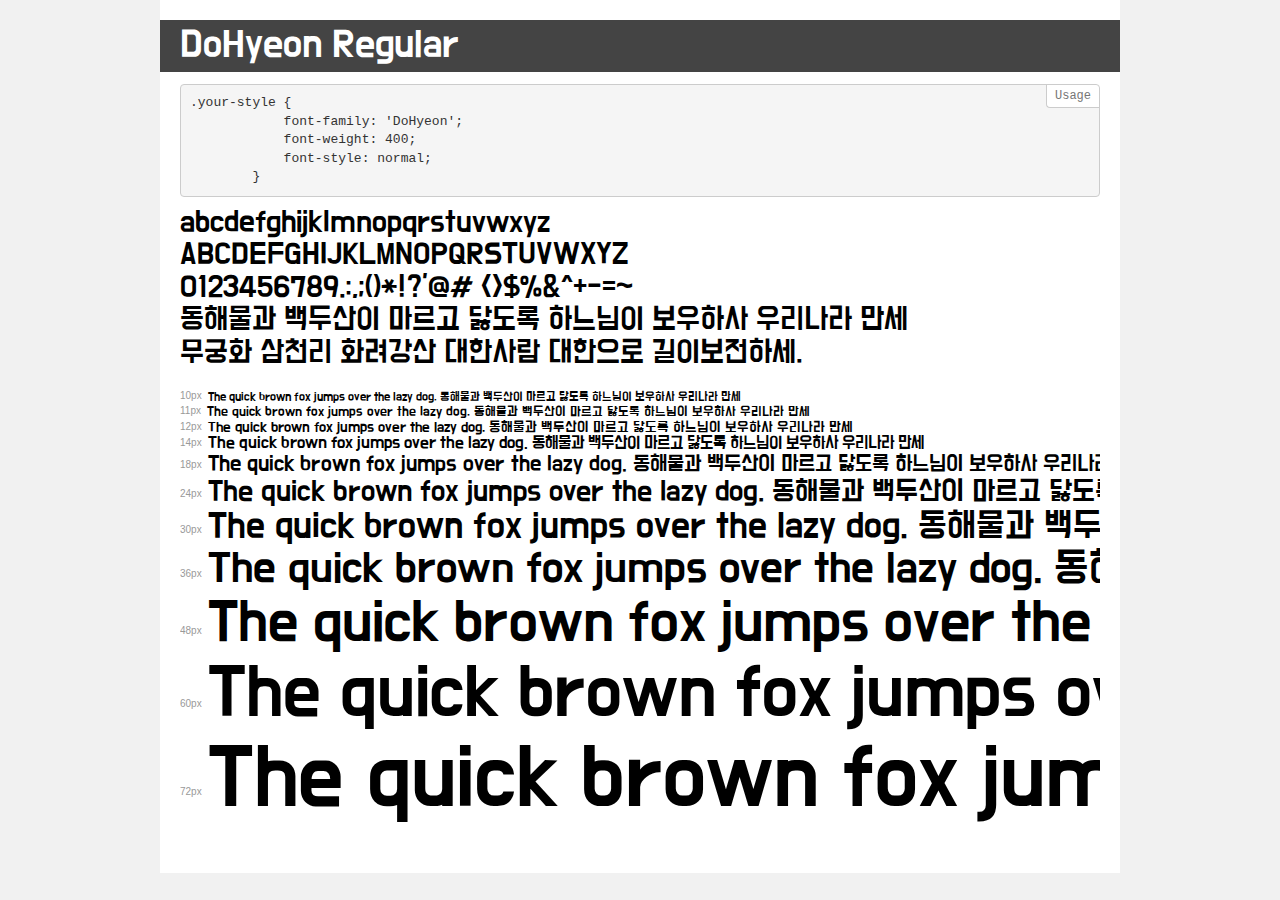
<file: DoHyeon/demo.html>
<!DOCTYPE html>
<html>

<head>
    <meta charset="utf-8">
    <meta http-equiv="X-UA-Compatible" content="IE=edge">
    <meta name="viewport" content="width=device-width, initial-scale=1">
    <meta name="robots" content="noindex, noarchive">
    <title>Transfonter demo</title>
    <link href="fonts.css" rel="stylesheet">
    <style>
        /*
		http://meyerweb.com/eric/tools/css/reset/
		v2.0 | 20110126
		License: none (public domain)
		*/

        html,
        body,
        div,
        span,
        applet,
        object,
        iframe,
        h1,
        h2,
        h3,
        h4,
        h5,
        h6,
        p,
        blockquote,
        pre,
        a,
        abbr,
        acronym,
        address,
        big,
        cite,
        code,
        del,
        dfn,
        em,
        img,
        ins,
        kbd,
        q,
        s,
        samp,
        small,
        strike,
        strong,
        sub,
        sup,
        tt,
        var,
        b,
        u,
        i,
        center,
        dl,
        dt,
        dd,
        ol,
        ul,
        li,
        fieldset,
        form,
        label,
        legend,
        table,
        caption,
        tbody,
        tfoot,
        thead,
        tr,
        th,
        td,
        article,
        aside,
        canvas,
        details,
        embed,
        figure,
        figcaption,
        footer,
        header,
        hgroup,
        menu,
        nav,
        output,
        ruby,
        section,
        summary,
        time,
        mark,
        audio,
        video {
            margin: 0;
            padding: 0;
            border: 0;
            font-size: 100%;
            font: inherit;
            vertical-align: baseline;
        }

        /* HTML5 display-role reset for older browsers */

        article,
        aside,
        details,
        figcaption,
        figure,
        footer,
        header,
        hgroup,
        menu,
        nav,
        section {
            display: block;
        }

        body {
            line-height: 1;
        }

        ol,
        ul {
            list-style: none;
        }

        blockquote,
        q {
            quotes: none;
        }

        blockquote:before,
        blockquote:after,
        q:before,
        q:after {
            content: '';
            content: none;
        }

        table {
            border-collapse: collapse;
            border-spacing: 0;
        }

        /* common styles */

        body {
            background: #f1f1f1;
            color: #000;
        }

        .page {
            background: #fff;
            width: 920px;
            margin: 0 auto;
            padding: 20px 20px 0 20px;
            overflow: hidden;
        }

        .font-container {
            overflow-x: auto;
            overflow-y: hidden;
            margin-bottom: 40px;
            line-height: 1.3;
            white-space: nowrap;
            padding-bottom: 5px;
        }

        h1 {
            position: relative;
            background: #444;
            font-size: 32px;
            color: #fff;
            padding: 10px 20px;
            margin: 0 -20px 12px -20px;
        }

        .letters {
            font-size: 25px;
            margin-bottom: 20px;
        }

        .s10:before {
            content: '10px';
        }

        .s11:before {
            content: '11px';
        }

        .s12:before {
            content: '12px';
        }

        .s14:before {
            content: '14px';
        }

        .s18:before {
            content: '18px';
        }

        .s24:before {
            content: '24px';
        }

        .s30:before {
            content: '30px';
        }

        .s36:before {
            content: '36px';
        }

        .s48:before {
            content: '48px';
        }

        .s60:before {
            content: '60px';
        }

        .s72:before {
            content: '72px';
        }

        .s10:before,
        .s11:before,
        .s12:before,
        .s14:before,
        .s18:before,
        .s24:before,
        .s30:before,
        .s36:before,
        .s48:before,
        .s60:before,
        .s72:before {
            font-family: Arial, sans-serif;
            font-size: 10px;
            font-weight: normal;
            font-style: normal;
            color: #999;
            padding-right: 6px;
        }

        pre {
            display: block;
            position: relative;
            padding: 9px;
            margin: 0 0 10px;
            font-family: Monaco, Menlo, Consolas, "Courier New", monospace !important;
            font-size: 13px;
            line-height: 1.428571429;
            color: #333;
            font-weight: normal !important;
            font-style: normal !important;
            background-color: #f5f5f5;
            border: 1px solid #ccc;
            overflow-x: auto;
            border-radius: 4px;
        }

        pre:after {
            display: block;
            position: absolute;
            right: 0;
            top: 0;
            content: 'Usage';
            line-height: 1;
            padding: 5px 8px;
            font-size: 12px;
            color: #767676;
            background-color: #fff;
            border: 1px solid #ccc;
            border-right: none;
            border-top: none;
            border-radius: 0 4px 0 4px;
            z-index: 10;
        }

        /* responsive */

        @media (max-width: 959px) {
            .page {
                width: auto;
                margin: 0;
            }
        }
    </style>
</head>

<body>
    <div class="page">
        <div class="demo" style="font-family: 'DoHyeon'; font-weight: 400; font-style: normal;">
            <h1>DoHyeon Regular</h1>
            <pre>.your-style {
            font-family: 'DoHyeon';
            font-weight: 400;
            font-style: normal;
        }</pre>
            <div class="font-container">
                <p class="letters">
                    abcdefghijklmnopqrstuvwxyz
                    <br /> ABCDEFGHIJKLMNOPQRSTUVWXYZ
                    <br /> 0123456789.:,;()*!?'@#
                    <>$%&^+-=~
                        <br> 동해물과 백두산이 마르고 닳도록 하느님이 보우하사 우리나라 만세
                        <br> 무궁화 삼천리 화려강산 대한사람 대한으로 길이보전하세.
                </p>
                <p class="s10" style="font-size: 10px;">The quick brown fox jumps over the lazy dog. 동해물과 백두산이 마르고 닳도록 하느님이 보우하사 우리나라 만세</p>
                <p class="s11" style="font-size: 11px;">The quick brown fox jumps over the lazy dog. 동해물과 백두산이 마르고 닳도록 하느님이 보우하사 우리나라 만세</p>
                <p class="s12" style="font-size: 12px;">The quick brown fox jumps over the lazy dog. 동해물과 백두산이 마르고 닳도록 하느님이 보우하사 우리나라 만세</p>
                <p class="s14" style="font-size: 14px;">The quick brown fox jumps over the lazy dog. 동해물과 백두산이 마르고 닳도록 하느님이 보우하사 우리나라 만세</p>
                <p class="s18" style="font-size: 18px;">The quick brown fox jumps over the lazy dog. 동해물과 백두산이 마르고 닳도록 하느님이 보우하사 우리나라 만세</p>
                <p class="s24" style="font-size: 24px;">The quick brown fox jumps over the lazy dog. 동해물과 백두산이 마르고 닳도록 하느님이 보우하사 우리나라 만세</p>
                <p class="s30" style="font-size: 30px;">The quick brown fox jumps over the lazy dog. 동해물과 백두산이 마르고 닳도록 하느님이 보우하사 우리나라 만세</p>
                <p class="s36" style="font-size: 36px;">The quick brown fox jumps over the lazy dog. 동해물과 백두산이 마르고 닳도록 하느님이 보우하사 우리나라 만세</p>
                <p class="s48" style="font-size: 48px;">The quick brown fox jumps over the lazy dog. 동해물과 백두산이 마르고 닳도록 하느님이 보우하사 우리나라 만세</p>
                <p class="s60" style="font-size: 60px;">The quick brown fox jumps over the lazy dog. 동해물과 백두산이 마르고 닳도록 하느님이 보우하사 우리나라 만세</p>
                <p class="s72" style="font-size: 72px;">The quick brown fox jumps over the lazy dog. 동해물과 백두산이 마르고 닳도록 하느님이 보우하사 우리나라 만세</p>
            </div>
        </div>
    </div>
</body>

</html>
</file>
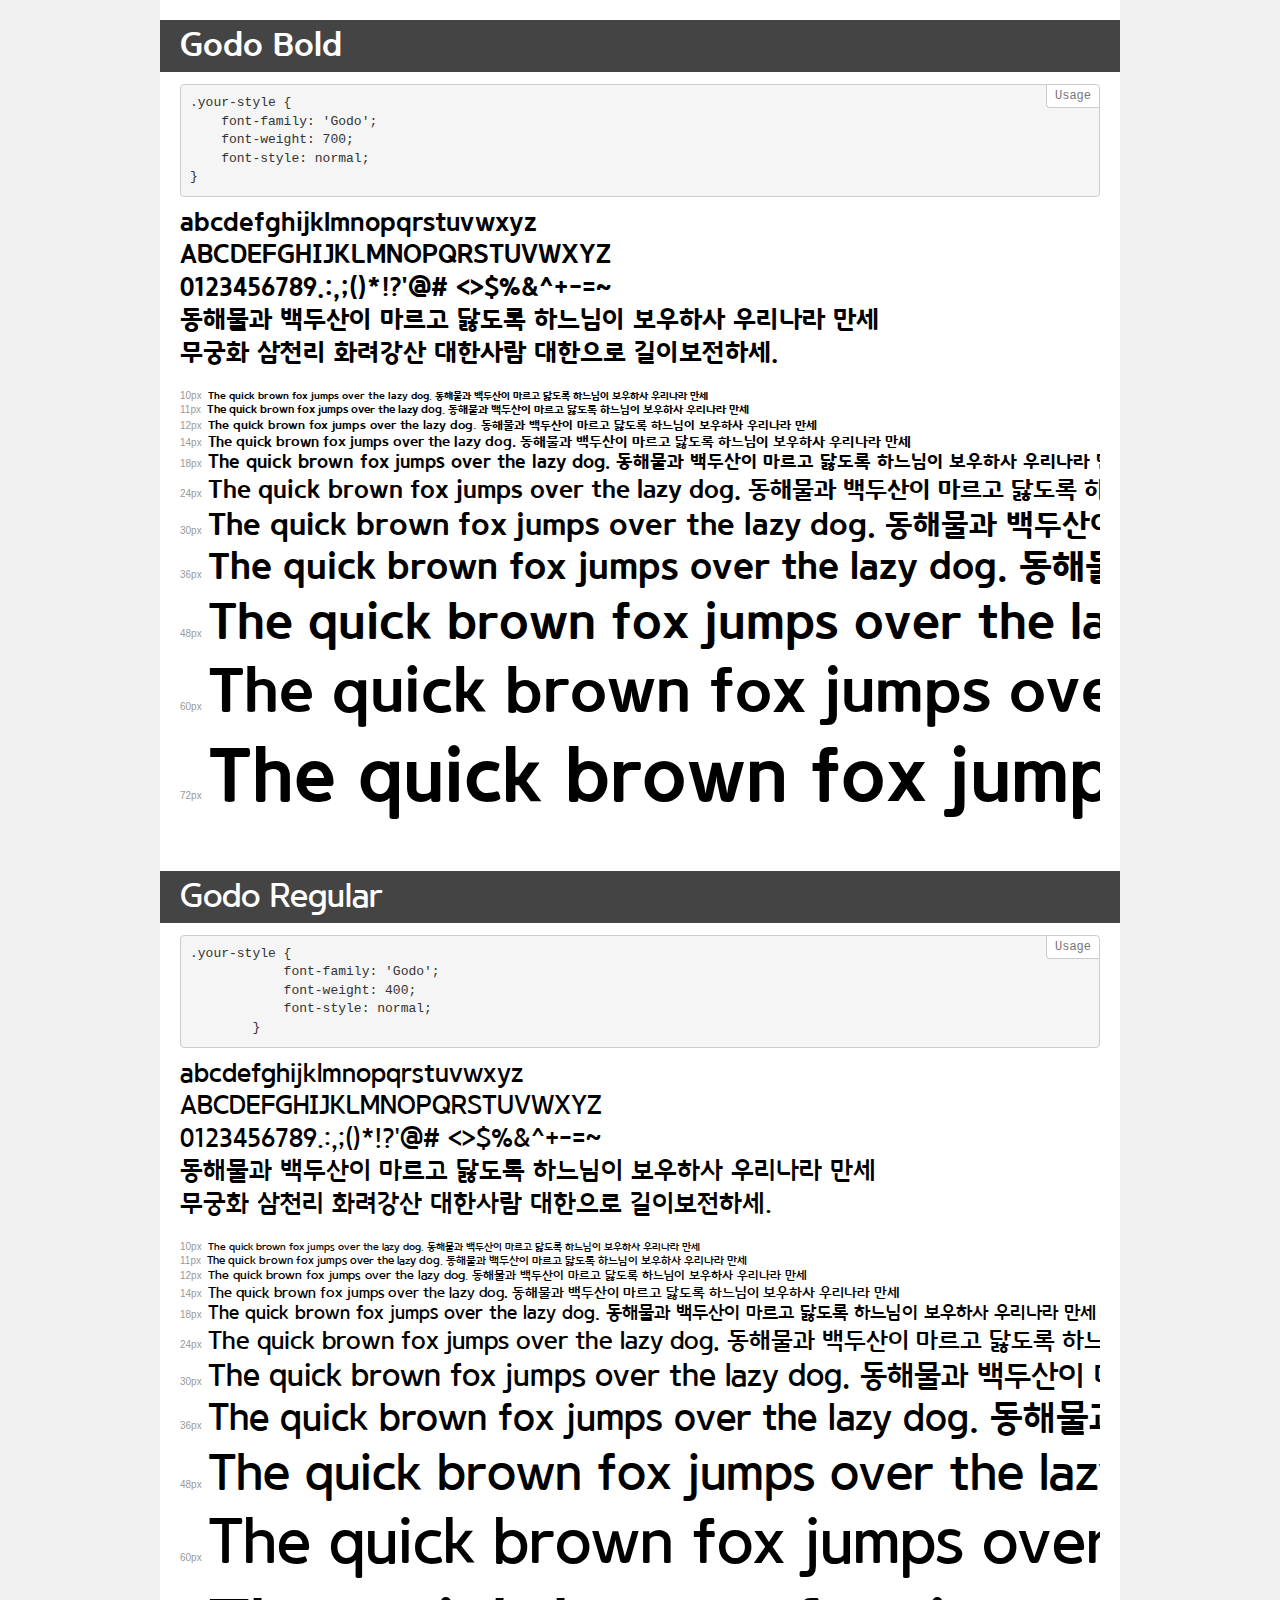
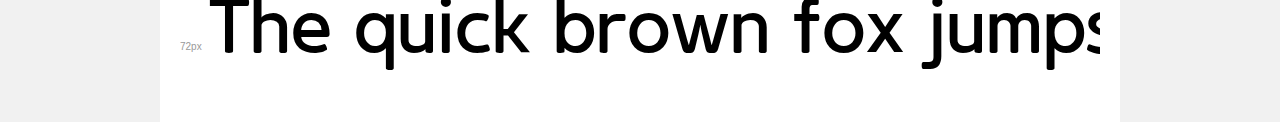
<file: Godo/demo.html>
<!DOCTYPE html>
<html>

<head>
    <meta charset="utf-8">
    <meta http-equiv="X-UA-Compatible" content="IE=edge">
    <meta name="viewport" content="width=device-width, initial-scale=1">
    <meta name="robots" content="noindex, noarchive">
    <title>Transfonter demo</title>
    <link href="fonts.css" rel="stylesheet">
    <style>
        /*
		http://meyerweb.com/eric/tools/css/reset/
		v2.0 | 20110126
		License: none (public domain)
		*/

        html,
        body,
        div,
        span,
        applet,
        object,
        iframe,
        h1,
        h2,
        h3,
        h4,
        h5,
        h6,
        p,
        blockquote,
        pre,
        a,
        abbr,
        acronym,
        address,
        big,
        cite,
        code,
        del,
        dfn,
        em,
        img,
        ins,
        kbd,
        q,
        s,
        samp,
        small,
        strike,
        strong,
        sub,
        sup,
        tt,
        var,
        b,
        u,
        i,
        center,
        dl,
        dt,
        dd,
        ol,
        ul,
        li,
        fieldset,
        form,
        label,
        legend,
        table,
        caption,
        tbody,
        tfoot,
        thead,
        tr,
        th,
        td,
        article,
        aside,
        canvas,
        details,
        embed,
        figure,
        figcaption,
        footer,
        header,
        hgroup,
        menu,
        nav,
        output,
        ruby,
        section,
        summary,
        time,
        mark,
        audio,
        video {
            margin: 0;
            padding: 0;
            border: 0;
            font-size: 100%;
            font: inherit;
            vertical-align: baseline;
        }

        /* HTML5 display-role reset for older browsers */

        article,
        aside,
        details,
        figcaption,
        figure,
        footer,
        header,
        hgroup,
        menu,
        nav,
        section {
            display: block;
        }

        body {
            line-height: 1;
        }

        ol,
        ul {
            list-style: none;
        }

        blockquote,
        q {
            quotes: none;
        }

        blockquote:before,
        blockquote:after,
        q:before,
        q:after {
            content: '';
            content: none;
        }

        table {
            border-collapse: collapse;
            border-spacing: 0;
        }

        /* common styles */

        body {
            background: #f1f1f1;
            color: #000;
        }

        .page {
            background: #fff;
            width: 920px;
            margin: 0 auto;
            padding: 20px 20px 0 20px;
            overflow: hidden;
        }

        .font-container {
            overflow-x: auto;
            overflow-y: hidden;
            margin-bottom: 40px;
            line-height: 1.3;
            white-space: nowrap;
            padding-bottom: 5px;
        }

        h1 {
            position: relative;
            background: #444;
            font-size: 32px;
            color: #fff;
            padding: 10px 20px;
            margin: 0 -20px 12px -20px;
        }

        .letters {
            font-size: 25px;
            margin-bottom: 20px;
        }

        .s10:before {
            content: '10px';
        }

        .s11:before {
            content: '11px';
        }

        .s12:before {
            content: '12px';
        }

        .s14:before {
            content: '14px';
        }

        .s18:before {
            content: '18px';
        }

        .s24:before {
            content: '24px';
        }

        .s30:before {
            content: '30px';
        }

        .s36:before {
            content: '36px';
        }

        .s48:before {
            content: '48px';
        }

        .s60:before {
            content: '60px';
        }

        .s72:before {
            content: '72px';
        }

        .s10:before,
        .s11:before,
        .s12:before,
        .s14:before,
        .s18:before,
        .s24:before,
        .s30:before,
        .s36:before,
        .s48:before,
        .s60:before,
        .s72:before {
            font-family: Arial, sans-serif;
            font-size: 10px;
            font-weight: normal;
            font-style: normal;
            color: #999;
            padding-right: 6px;
        }

        pre {
            display: block;
            position: relative;
            padding: 9px;
            margin: 0 0 10px;
            font-family: Monaco, Menlo, Consolas, "Courier New", monospace !important;
            font-size: 13px;
            line-height: 1.428571429;
            color: #333;
            font-weight: normal !important;
            font-style: normal !important;
            background-color: #f5f5f5;
            border: 1px solid #ccc;
            overflow-x: auto;
            border-radius: 4px;
        }

        pre:after {
            display: block;
            position: absolute;
            right: 0;
            top: 0;
            content: 'Usage';
            line-height: 1;
            padding: 5px 8px;
            font-size: 12px;
            color: #767676;
            background-color: #fff;
            border: 1px solid #ccc;
            border-right: none;
            border-top: none;
            border-radius: 0 4px 0 4px;
            z-index: 10;
        }

        /* responsive */

        @media (max-width: 959px) {
            .page {
                width: auto;
                margin: 0;
            }
        }
    </style>
</head>

<body>
    <div class="page">
        <div class="demo" style="font-family: 'Godo'; font-weight: 700; font-style: normal;">
            <h1>Godo Bold</h1>
            <pre>.your-style {
    font-family: 'Godo';
    font-weight: 700;
    font-style: normal;
}</pre>
            <div class="font-container">
                <p class="letters">
                    abcdefghijklmnopqrstuvwxyz
                    <br /> ABCDEFGHIJKLMNOPQRSTUVWXYZ
                    <br /> 0123456789.:,;()*!?'@#
                    <>$%&^+-=~
                        <br> 동해물과 백두산이 마르고 닳도록 하느님이 보우하사 우리나라 만세
                        <br> 무궁화 삼천리 화려강산 대한사람 대한으로 길이보전하세.
                </p>
                <p class="s10" style="font-size: 10px;">The quick brown fox jumps over the lazy dog. 동해물과 백두산이 마르고 닳도록 하느님이 보우하사 우리나라 만세</p>
                <p class="s11" style="font-size: 11px;">The quick brown fox jumps over the lazy dog. 동해물과 백두산이 마르고 닳도록 하느님이 보우하사 우리나라 만세</p>
                <p class="s12" style="font-size: 12px;">The quick brown fox jumps over the lazy dog. 동해물과 백두산이 마르고 닳도록 하느님이 보우하사 우리나라 만세</p>
                <p class="s14" style="font-size: 14px;">The quick brown fox jumps over the lazy dog. 동해물과 백두산이 마르고 닳도록 하느님이 보우하사 우리나라 만세</p>
                <p class="s18" style="font-size: 18px;">The quick brown fox jumps over the lazy dog. 동해물과 백두산이 마르고 닳도록 하느님이 보우하사 우리나라 만세</p>
                <p class="s24" style="font-size: 24px;">The quick brown fox jumps over the lazy dog. 동해물과 백두산이 마르고 닳도록 하느님이 보우하사 우리나라 만세</p>
                <p class="s30" style="font-size: 30px;">The quick brown fox jumps over the lazy dog. 동해물과 백두산이 마르고 닳도록 하느님이 보우하사 우리나라 만세</p>
                <p class="s36" style="font-size: 36px;">The quick brown fox jumps over the lazy dog. 동해물과 백두산이 마르고 닳도록 하느님이 보우하사 우리나라 만세</p>
                <p class="s48" style="font-size: 48px;">The quick brown fox jumps over the lazy dog. 동해물과 백두산이 마르고 닳도록 하느님이 보우하사 우리나라 만세</p>
                <p class="s60" style="font-size: 60px;">The quick brown fox jumps over the lazy dog. 동해물과 백두산이 마르고 닳도록 하느님이 보우하사 우리나라 만세</p>
                <p class="s72" style="font-size: 72px;">The quick brown fox jumps over the lazy dog. 동해물과 백두산이 마르고 닳도록 하느님이 보우하사 우리나라 만세</p>
            </div>
        </div>
        <div class="demo" style="font-family: 'Godo'; font-weight: 400; font-style: normal;">
            <h1>Godo Regular</h1>
            <pre>.your-style {
            font-family: 'Godo';
            font-weight: 400;
            font-style: normal;
        }</pre>
            <div class="font-container">
                <p class="letters">
                    abcdefghijklmnopqrstuvwxyz
                    <br /> ABCDEFGHIJKLMNOPQRSTUVWXYZ
                    <br /> 0123456789.:,;()*!?'@#
                    <>$%&^+-=~
                        <br> 동해물과 백두산이 마르고 닳도록 하느님이 보우하사 우리나라 만세
                        <br> 무궁화 삼천리 화려강산 대한사람 대한으로 길이보전하세.
                </p>
                <p class="s10" style="font-size: 10px;">The quick brown fox jumps over the lazy dog. 동해물과 백두산이 마르고 닳도록 하느님이 보우하사 우리나라 만세</p>
                <p class="s11" style="font-size: 11px;">The quick brown fox jumps over the lazy dog. 동해물과 백두산이 마르고 닳도록 하느님이 보우하사 우리나라 만세</p>
                <p class="s12" style="font-size: 12px;">The quick brown fox jumps over the lazy dog. 동해물과 백두산이 마르고 닳도록 하느님이 보우하사 우리나라 만세</p>
                <p class="s14" style="font-size: 14px;">The quick brown fox jumps over the lazy dog. 동해물과 백두산이 마르고 닳도록 하느님이 보우하사 우리나라 만세</p>
                <p class="s18" style="font-size: 18px;">The quick brown fox jumps over the lazy dog. 동해물과 백두산이 마르고 닳도록 하느님이 보우하사 우리나라 만세</p>
                <p class="s24" style="font-size: 24px;">The quick brown fox jumps over the lazy dog. 동해물과 백두산이 마르고 닳도록 하느님이 보우하사 우리나라 만세</p>
                <p class="s30" style="font-size: 30px;">The quick brown fox jumps over the lazy dog. 동해물과 백두산이 마르고 닳도록 하느님이 보우하사 우리나라 만세</p>
                <p class="s36" style="font-size: 36px;">The quick brown fox jumps over the lazy dog. 동해물과 백두산이 마르고 닳도록 하느님이 보우하사 우리나라 만세</p>
                <p class="s48" style="font-size: 48px;">The quick brown fox jumps over the lazy dog. 동해물과 백두산이 마르고 닳도록 하느님이 보우하사 우리나라 만세</p>
                <p class="s60" style="font-size: 60px;">The quick brown fox jumps over the lazy dog. 동해물과 백두산이 마르고 닳도록 하느님이 보우하사 우리나라 만세</p>
                <p class="s72" style="font-size: 72px;">The quick brown fox jumps over the lazy dog. 동해물과 백두산이 마르고 닳도록 하느님이 보우하사 우리나라 만세</p>
            </div>
        </div>
    </div>
</body>

</html>
</file>
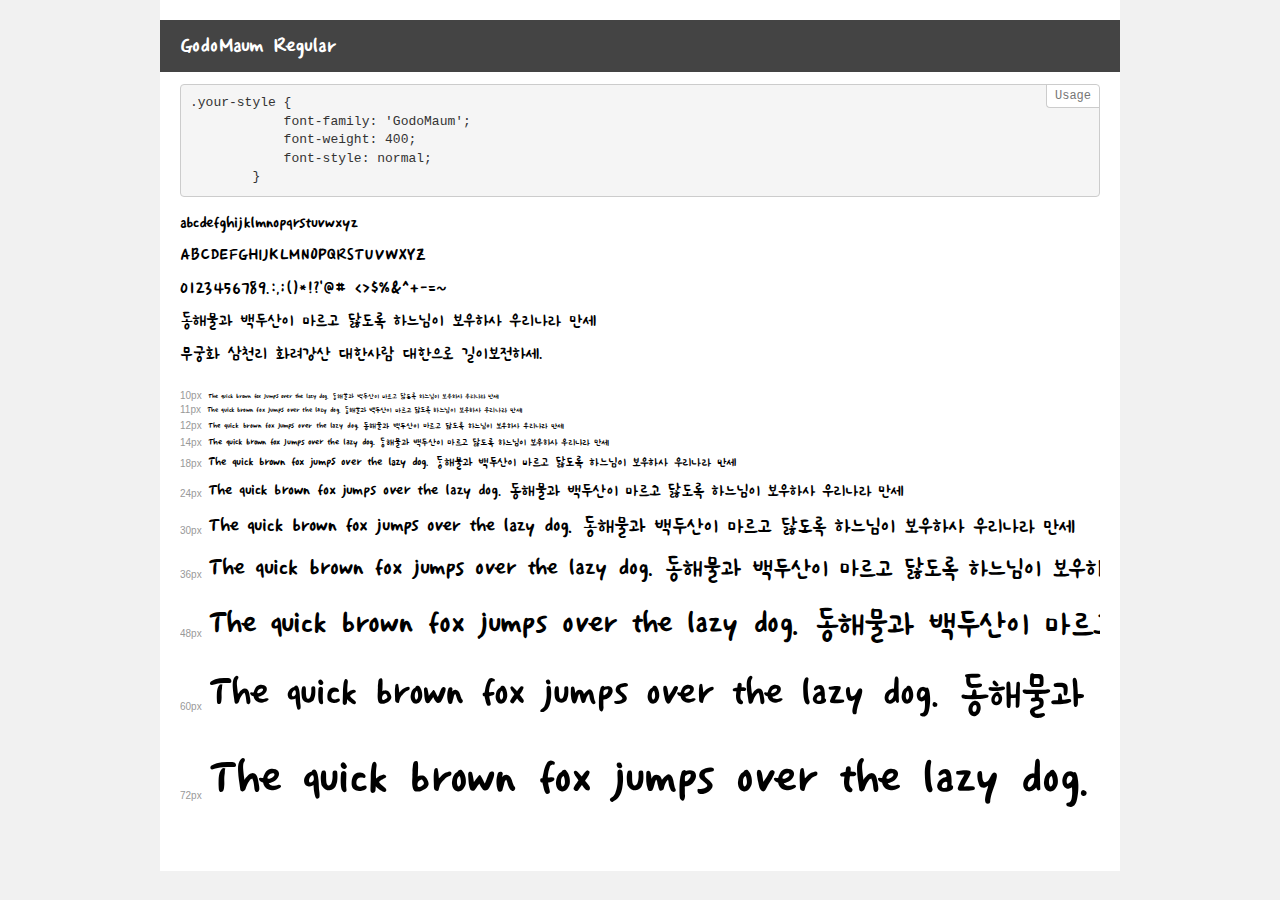
<file: GodoMaum/demo.html>
<!DOCTYPE html>
<html>

<head>
    <meta charset="utf-8">
    <meta http-equiv="X-UA-Compatible" content="IE=edge">
    <meta name="viewport" content="width=device-width, initial-scale=1">
    <meta name="robots" content="noindex, noarchive">
    <title>Transfonter demo</title>
    <link href="fonts.css" rel="stylesheet">
    <style>
        /*
		http://meyerweb.com/eric/tools/css/reset/
		v2.0 | 20110126
		License: none (public domain)
		*/

        html,
        body,
        div,
        span,
        applet,
        object,
        iframe,
        h1,
        h2,
        h3,
        h4,
        h5,
        h6,
        p,
        blockquote,
        pre,
        a,
        abbr,
        acronym,
        address,
        big,
        cite,
        code,
        del,
        dfn,
        em,
        img,
        ins,
        kbd,
        q,
        s,
        samp,
        small,
        strike,
        strong,
        sub,
        sup,
        tt,
        var,
        b,
        u,
        i,
        center,
        dl,
        dt,
        dd,
        ol,
        ul,
        li,
        fieldset,
        form,
        label,
        legend,
        table,
        caption,
        tbody,
        tfoot,
        thead,
        tr,
        th,
        td,
        article,
        aside,
        canvas,
        details,
        embed,
        figure,
        figcaption,
        footer,
        header,
        hgroup,
        menu,
        nav,
        output,
        ruby,
        section,
        summary,
        time,
        mark,
        audio,
        video {
            margin: 0;
            padding: 0;
            border: 0;
            font-size: 100%;
            font: inherit;
            vertical-align: baseline;
        }

        /* HTML5 display-role reset for older browsers */

        article,
        aside,
        details,
        figcaption,
        figure,
        footer,
        header,
        hgroup,
        menu,
        nav,
        section {
            display: block;
        }

        body {
            line-height: 1;
        }

        ol,
        ul {
            list-style: none;
        }

        blockquote,
        q {
            quotes: none;
        }

        blockquote:before,
        blockquote:after,
        q:before,
        q:after {
            content: '';
            content: none;
        }

        table {
            border-collapse: collapse;
            border-spacing: 0;
        }

        /* common styles */

        body {
            background: #f1f1f1;
            color: #000;
        }

        .page {
            background: #fff;
            width: 920px;
            margin: 0 auto;
            padding: 20px 20px 0 20px;
            overflow: hidden;
        }

        .font-container {
            overflow-x: auto;
            overflow-y: hidden;
            margin-bottom: 40px;
            line-height: 1.3;
            white-space: nowrap;
            padding-bottom: 5px;
        }

        h1 {
            position: relative;
            background: #444;
            font-size: 32px;
            color: #fff;
            padding: 10px 20px;
            margin: 0 -20px 12px -20px;
        }

        .letters {
            font-size: 25px;
            margin-bottom: 20px;
        }

        .s10:before {
            content: '10px';
        }

        .s11:before {
            content: '11px';
        }

        .s12:before {
            content: '12px';
        }

        .s14:before {
            content: '14px';
        }

        .s18:before {
            content: '18px';
        }

        .s24:before {
            content: '24px';
        }

        .s30:before {
            content: '30px';
        }

        .s36:before {
            content: '36px';
        }

        .s48:before {
            content: '48px';
        }

        .s60:before {
            content: '60px';
        }

        .s72:before {
            content: '72px';
        }

        .s10:before,
        .s11:before,
        .s12:before,
        .s14:before,
        .s18:before,
        .s24:before,
        .s30:before,
        .s36:before,
        .s48:before,
        .s60:before,
        .s72:before {
            font-family: Arial, sans-serif;
            font-size: 10px;
            font-weight: normal;
            font-style: normal;
            color: #999;
            padding-right: 6px;
        }

        pre {
            display: block;
            position: relative;
            padding: 9px;
            margin: 0 0 10px;
            font-family: Monaco, Menlo, Consolas, "Courier New", monospace !important;
            font-size: 13px;
            line-height: 1.428571429;
            color: #333;
            font-weight: normal !important;
            font-style: normal !important;
            background-color: #f5f5f5;
            border: 1px solid #ccc;
            overflow-x: auto;
            border-radius: 4px;
        }

        pre:after {
            display: block;
            position: absolute;
            right: 0;
            top: 0;
            content: 'Usage';
            line-height: 1;
            padding: 5px 8px;
            font-size: 12px;
            color: #767676;
            background-color: #fff;
            border: 1px solid #ccc;
            border-right: none;
            border-top: none;
            border-radius: 0 4px 0 4px;
            z-index: 10;
        }

        /* responsive */

        @media (max-width: 959px) {
            .page {
                width: auto;
                margin: 0;
            }
        }
    </style>
</head>

<body>
    <div class="page">
        <div class="demo" style="font-family: 'GodoMaum'; font-weight: 400; font-style: normal;">
            <h1>GodoMaum Regular</h1>
            <pre>.your-style {
            font-family: 'GodoMaum';
            font-weight: 400;
            font-style: normal;
        }</pre>
            <div class="font-container">
                <p class="letters">
                    abcdefghijklmnopqrstuvwxyz
                    <br /> ABCDEFGHIJKLMNOPQRSTUVWXYZ
                    <br /> 0123456789.:,;()*!?'@#
                    <>$%&^+-=~
                        <br> 동해물과 백두산이 마르고 닳도록 하느님이 보우하사 우리나라 만세
                        <br> 무궁화 삼천리 화려강산 대한사람 대한으로 길이보전하세.
                </p>
                <p class="s10" style="font-size: 10px;">The quick brown fox jumps over the lazy dog. 동해물과 백두산이 마르고 닳도록 하느님이 보우하사 우리나라 만세</p>
                <p class="s11" style="font-size: 11px;">The quick brown fox jumps over the lazy dog. 동해물과 백두산이 마르고 닳도록 하느님이 보우하사 우리나라 만세</p>
                <p class="s12" style="font-size: 12px;">The quick brown fox jumps over the lazy dog. 동해물과 백두산이 마르고 닳도록 하느님이 보우하사 우리나라 만세</p>
                <p class="s14" style="font-size: 14px;">The quick brown fox jumps over the lazy dog. 동해물과 백두산이 마르고 닳도록 하느님이 보우하사 우리나라 만세</p>
                <p class="s18" style="font-size: 18px;">The quick brown fox jumps over the lazy dog. 동해물과 백두산이 마르고 닳도록 하느님이 보우하사 우리나라 만세</p>
                <p class="s24" style="font-size: 24px;">The quick brown fox jumps over the lazy dog. 동해물과 백두산이 마르고 닳도록 하느님이 보우하사 우리나라 만세</p>
                <p class="s30" style="font-size: 30px;">The quick brown fox jumps over the lazy dog. 동해물과 백두산이 마르고 닳도록 하느님이 보우하사 우리나라 만세</p>
                <p class="s36" style="font-size: 36px;">The quick brown fox jumps over the lazy dog. 동해물과 백두산이 마르고 닳도록 하느님이 보우하사 우리나라 만세</p>
                <p class="s48" style="font-size: 48px;">The quick brown fox jumps over the lazy dog. 동해물과 백두산이 마르고 닳도록 하느님이 보우하사 우리나라 만세</p>
                <p class="s60" style="font-size: 60px;">The quick brown fox jumps over the lazy dog. 동해물과 백두산이 마르고 닳도록 하느님이 보우하사 우리나라 만세</p>
                <p class="s72" style="font-size: 72px;">The quick brown fox jumps over the lazy dog. 동해물과 백두산이 마르고 닳도록 하느님이 보우하사 우리나라 만세</p>
            </div>
        </div>
    </div>
</body>

</html>
</file>
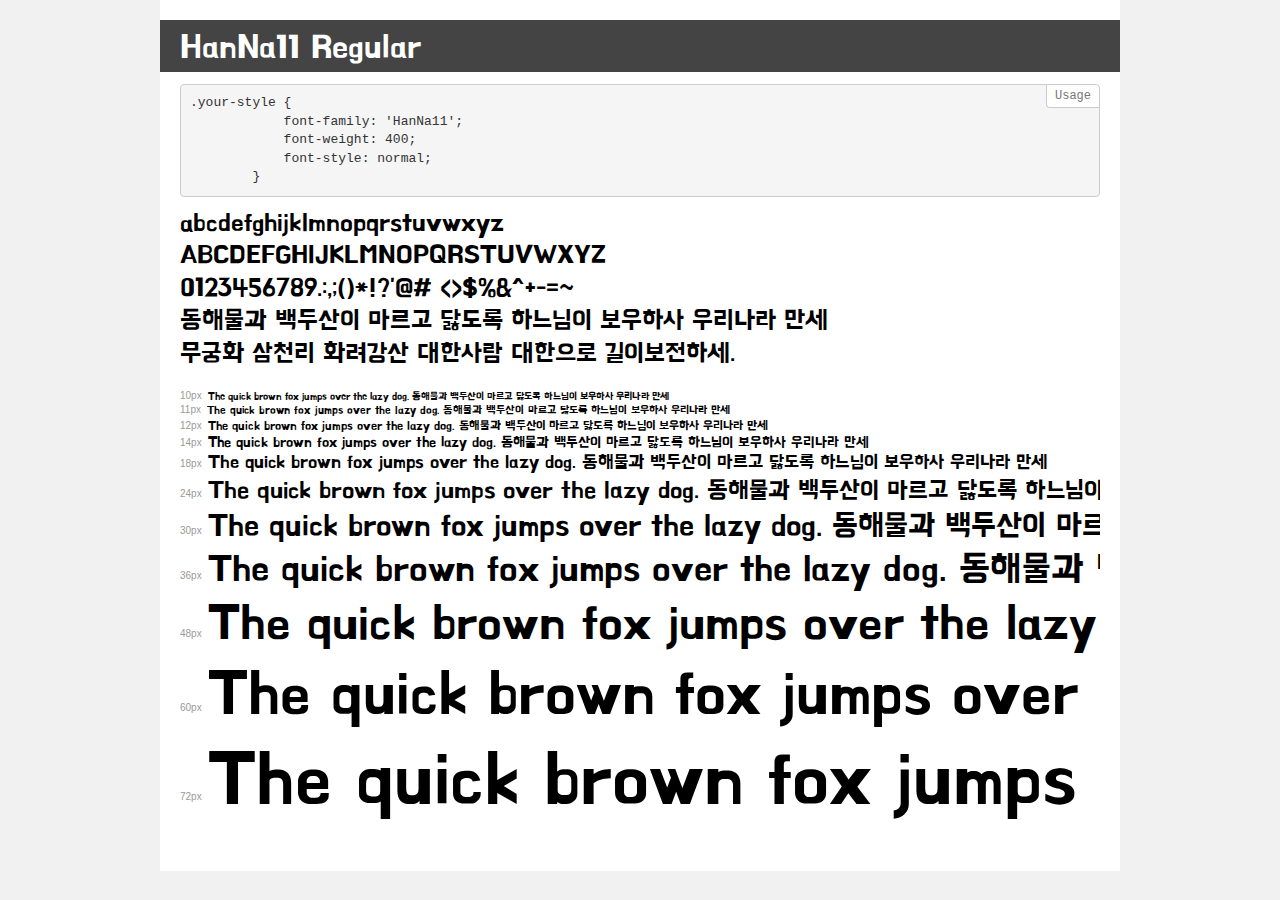
<file: HanNa11/demo.html>
<!DOCTYPE html>
<html>

<head>
    <meta charset="utf-8">
    <meta http-equiv="X-UA-Compatible" content="IE=edge">
    <meta name="viewport" content="width=device-width, initial-scale=1">
    <meta name="robots" content="noindex, noarchive">
    <title>Transfonter demo</title>
    <link href="fonts.css" rel="stylesheet">
    <style>
        /*
		http://meyerweb.com/eric/tools/css/reset/
		v2.0 | 20110126
		License: none (public domain)
		*/

        html,
        body,
        div,
        span,
        applet,
        object,
        iframe,
        h1,
        h2,
        h3,
        h4,
        h5,
        h6,
        p,
        blockquote,
        pre,
        a,
        abbr,
        acronym,
        address,
        big,
        cite,
        code,
        del,
        dfn,
        em,
        img,
        ins,
        kbd,
        q,
        s,
        samp,
        small,
        strike,
        strong,
        sub,
        sup,
        tt,
        var,
        b,
        u,
        i,
        center,
        dl,
        dt,
        dd,
        ol,
        ul,
        li,
        fieldset,
        form,
        label,
        legend,
        table,
        caption,
        tbody,
        tfoot,
        thead,
        tr,
        th,
        td,
        article,
        aside,
        canvas,
        details,
        embed,
        figure,
        figcaption,
        footer,
        header,
        hgroup,
        menu,
        nav,
        output,
        ruby,
        section,
        summary,
        time,
        mark,
        audio,
        video {
            margin: 0;
            padding: 0;
            border: 0;
            font-size: 100%;
            font: inherit;
            vertical-align: baseline;
        }

        /* HTML5 display-role reset for older browsers */

        article,
        aside,
        details,
        figcaption,
        figure,
        footer,
        header,
        hgroup,
        menu,
        nav,
        section {
            display: block;
        }

        body {
            line-height: 1;
        }

        ol,
        ul {
            list-style: none;
        }

        blockquote,
        q {
            quotes: none;
        }

        blockquote:before,
        blockquote:after,
        q:before,
        q:after {
            content: '';
            content: none;
        }

        table {
            border-collapse: collapse;
            border-spacing: 0;
        }

        /* common styles */

        body {
            background: #f1f1f1;
            color: #000;
        }

        .page {
            background: #fff;
            width: 920px;
            margin: 0 auto;
            padding: 20px 20px 0 20px;
            overflow: hidden;
        }

        .font-container {
            overflow-x: auto;
            overflow-y: hidden;
            margin-bottom: 40px;
            line-height: 1.3;
            white-space: nowrap;
            padding-bottom: 5px;
        }

        h1 {
            position: relative;
            background: #444;
            font-size: 32px;
            color: #fff;
            padding: 10px 20px;
            margin: 0 -20px 12px -20px;
        }

        .letters {
            font-size: 25px;
            margin-bottom: 20px;
        }

        .s10:before {
            content: '10px';
        }

        .s11:before {
            content: '11px';
        }

        .s12:before {
            content: '12px';
        }

        .s14:before {
            content: '14px';
        }

        .s18:before {
            content: '18px';
        }

        .s24:before {
            content: '24px';
        }

        .s30:before {
            content: '30px';
        }

        .s36:before {
            content: '36px';
        }

        .s48:before {
            content: '48px';
        }

        .s60:before {
            content: '60px';
        }

        .s72:before {
            content: '72px';
        }

        .s10:before,
        .s11:before,
        .s12:before,
        .s14:before,
        .s18:before,
        .s24:before,
        .s30:before,
        .s36:before,
        .s48:before,
        .s60:before,
        .s72:before {
            font-family: Arial, sans-serif;
            font-size: 10px;
            font-weight: normal;
            font-style: normal;
            color: #999;
            padding-right: 6px;
        }

        pre {
            display: block;
            position: relative;
            padding: 9px;
            margin: 0 0 10px;
            font-family: Monaco, Menlo, Consolas, "Courier New", monospace !important;
            font-size: 13px;
            line-height: 1.428571429;
            color: #333;
            font-weight: normal !important;
            font-style: normal !important;
            background-color: #f5f5f5;
            border: 1px solid #ccc;
            overflow-x: auto;
            border-radius: 4px;
        }

        pre:after {
            display: block;
            position: absolute;
            right: 0;
            top: 0;
            content: 'Usage';
            line-height: 1;
            padding: 5px 8px;
            font-size: 12px;
            color: #767676;
            background-color: #fff;
            border: 1px solid #ccc;
            border-right: none;
            border-top: none;
            border-radius: 0 4px 0 4px;
            z-index: 10;
        }

        /* responsive */

        @media (max-width: 959px) {
            .page {
                width: auto;
                margin: 0;
            }
        }
    </style>
</head>

<body>
    <div class="page">
        <div class="demo" style="font-family: 'HanNa11'; font-weight: 400; font-style: normal;">
            <h1>HanNa11 Regular</h1>
            <pre>.your-style {
            font-family: 'HanNa11';
            font-weight: 400;
            font-style: normal;
        }</pre>
            <div class="font-container">
                <p class="letters">
                    abcdefghijklmnopqrstuvwxyz
                    <br /> ABCDEFGHIJKLMNOPQRSTUVWXYZ
                    <br /> 0123456789.:,;()*!?'@#
                    <>$%&^+-=~
                        <br> 동해물과 백두산이 마르고 닳도록 하느님이 보우하사 우리나라 만세
                        <br> 무궁화 삼천리 화려강산 대한사람 대한으로 길이보전하세.
                </p>
                <p class="s10" style="font-size: 10px;">The quick brown fox jumps over the lazy dog. 동해물과 백두산이 마르고 닳도록 하느님이 보우하사 우리나라 만세</p>
                <p class="s11" style="font-size: 11px;">The quick brown fox jumps over the lazy dog. 동해물과 백두산이 마르고 닳도록 하느님이 보우하사 우리나라 만세</p>
                <p class="s12" style="font-size: 12px;">The quick brown fox jumps over the lazy dog. 동해물과 백두산이 마르고 닳도록 하느님이 보우하사 우리나라 만세</p>
                <p class="s14" style="font-size: 14px;">The quick brown fox jumps over the lazy dog. 동해물과 백두산이 마르고 닳도록 하느님이 보우하사 우리나라 만세</p>
                <p class="s18" style="font-size: 18px;">The quick brown fox jumps over the lazy dog. 동해물과 백두산이 마르고 닳도록 하느님이 보우하사 우리나라 만세</p>
                <p class="s24" style="font-size: 24px;">The quick brown fox jumps over the lazy dog. 동해물과 백두산이 마르고 닳도록 하느님이 보우하사 우리나라 만세</p>
                <p class="s30" style="font-size: 30px;">The quick brown fox jumps over the lazy dog. 동해물과 백두산이 마르고 닳도록 하느님이 보우하사 우리나라 만세</p>
                <p class="s36" style="font-size: 36px;">The quick brown fox jumps over the lazy dog. 동해물과 백두산이 마르고 닳도록 하느님이 보우하사 우리나라 만세</p>
                <p class="s48" style="font-size: 48px;">The quick brown fox jumps over the lazy dog. 동해물과 백두산이 마르고 닳도록 하느님이 보우하사 우리나라 만세</p>
                <p class="s60" style="font-size: 60px;">The quick brown fox jumps over the lazy dog. 동해물과 백두산이 마르고 닳도록 하느님이 보우하사 우리나라 만세</p>
                <p class="s72" style="font-size: 72px;">The quick brown fox jumps over the lazy dog. 동해물과 백두산이 마르고 닳도록 하느님이 보우하사 우리나라 만세</p>
            </div>
        </div>
    </div>
</body>

</html>
</file>
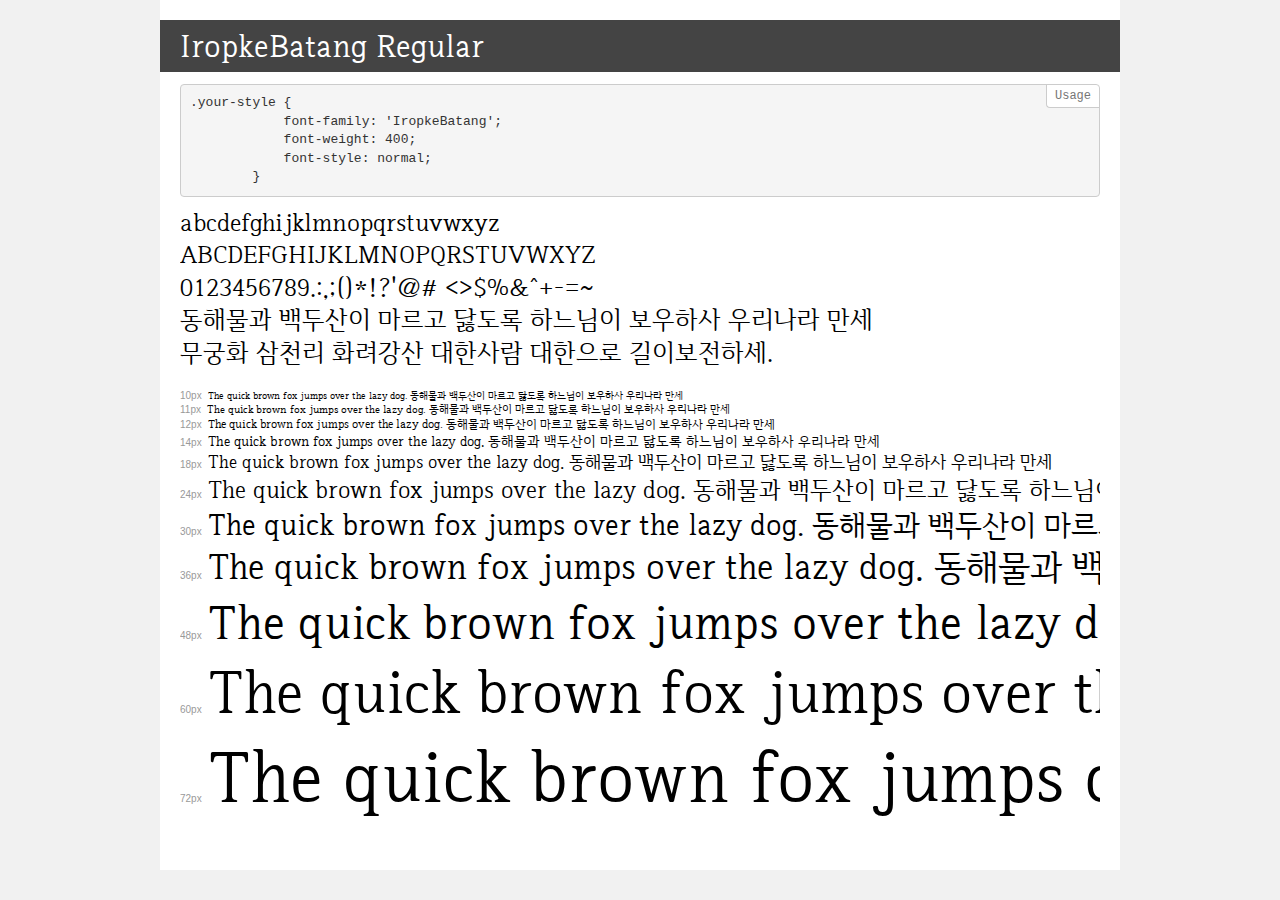
<file: IropkeBatang/demo.html>
<!DOCTYPE html>
<html>

<head>
    <meta charset="utf-8">
    <meta http-equiv="X-UA-Compatible" content="IE=edge">
    <meta name="viewport" content="width=device-width, initial-scale=1">
    <meta name="robots" content="noindex, noarchive">
    <title>Transfonter demo</title>
    <link href="fonts.css" rel="stylesheet">
    <style>
        /*
		http://meyerweb.com/eric/tools/css/reset/
		v2.0 | 20110126
		License: none (public domain)
		*/

        html,
        body,
        div,
        span,
        applet,
        object,
        iframe,
        h1,
        h2,
        h3,
        h4,
        h5,
        h6,
        p,
        blockquote,
        pre,
        a,
        abbr,
        acronym,
        address,
        big,
        cite,
        code,
        del,
        dfn,
        em,
        img,
        ins,
        kbd,
        q,
        s,
        samp,
        small,
        strike,
        strong,
        sub,
        sup,
        tt,
        var,
        b,
        u,
        i,
        center,
        dl,
        dt,
        dd,
        ol,
        ul,
        li,
        fieldset,
        form,
        label,
        legend,
        table,
        caption,
        tbody,
        tfoot,
        thead,
        tr,
        th,
        td,
        article,
        aside,
        canvas,
        details,
        embed,
        figure,
        figcaption,
        footer,
        header,
        hgroup,
        menu,
        nav,
        output,
        ruby,
        section,
        summary,
        time,
        mark,
        audio,
        video {
            margin: 0;
            padding: 0;
            border: 0;
            font-size: 100%;
            font: inherit;
            vertical-align: baseline;
        }

        /* HTML5 display-role reset for older browsers */

        article,
        aside,
        details,
        figcaption,
        figure,
        footer,
        header,
        hgroup,
        menu,
        nav,
        section {
            display: block;
        }

        body {
            line-height: 1;
        }

        ol,
        ul {
            list-style: none;
        }

        blockquote,
        q {
            quotes: none;
        }

        blockquote:before,
        blockquote:after,
        q:before,
        q:after {
            content: '';
            content: none;
        }

        table {
            border-collapse: collapse;
            border-spacing: 0;
        }

        /* common styles */

        body {
            background: #f1f1f1;
            color: #000;
        }

        .page {
            background: #fff;
            width: 920px;
            margin: 0 auto;
            padding: 20px 20px 0 20px;
            overflow: hidden;
        }

        .font-container {
            overflow-x: auto;
            overflow-y: hidden;
            margin-bottom: 40px;
            line-height: 1.3;
            white-space: nowrap;
            padding-bottom: 5px;
        }

        h1 {
            position: relative;
            background: #444;
            font-size: 32px;
            color: #fff;
            padding: 10px 20px;
            margin: 0 -20px 12px -20px;
        }

        .letters {
            font-size: 25px;
            margin-bottom: 20px;
        }

        .s10:before {
            content: '10px';
        }

        .s11:before {
            content: '11px';
        }

        .s12:before {
            content: '12px';
        }

        .s14:before {
            content: '14px';
        }

        .s18:before {
            content: '18px';
        }

        .s24:before {
            content: '24px';
        }

        .s30:before {
            content: '30px';
        }

        .s36:before {
            content: '36px';
        }

        .s48:before {
            content: '48px';
        }

        .s60:before {
            content: '60px';
        }

        .s72:before {
            content: '72px';
        }

        .s10:before,
        .s11:before,
        .s12:before,
        .s14:before,
        .s18:before,
        .s24:before,
        .s30:before,
        .s36:before,
        .s48:before,
        .s60:before,
        .s72:before {
            font-family: Arial, sans-serif;
            font-size: 10px;
            font-weight: normal;
            font-style: normal;
            color: #999;
            padding-right: 6px;
        }

        pre {
            display: block;
            position: relative;
            padding: 9px;
            margin: 0 0 10px;
            font-family: Monaco, Menlo, Consolas, "Courier New", monospace !important;
            font-size: 13px;
            line-height: 1.428571429;
            color: #333;
            font-weight: normal !important;
            font-style: normal !important;
            background-color: #f5f5f5;
            border: 1px solid #ccc;
            overflow-x: auto;
            border-radius: 4px;
        }

        pre:after {
            display: block;
            position: absolute;
            right: 0;
            top: 0;
            content: 'Usage';
            line-height: 1;
            padding: 5px 8px;
            font-size: 12px;
            color: #767676;
            background-color: #fff;
            border: 1px solid #ccc;
            border-right: none;
            border-top: none;
            border-radius: 0 4px 0 4px;
            z-index: 10;
        }

        /* responsive */

        @media (max-width: 959px) {
            .page {
                width: auto;
                margin: 0;
            }
        }
    </style>
</head>

<body>
    <div class="page">
        <div class="demo" style="font-family: 'IropkeBatang'; font-weight: 400; font-style: normal;">
            <h1>IropkeBatang Regular</h1>
            <pre>.your-style {
            font-family: 'IropkeBatang';
            font-weight: 400;
            font-style: normal;
        }</pre>
            <div class="font-container">
                <p class="letters">
                    abcdefghijklmnopqrstuvwxyz
                    <br /> ABCDEFGHIJKLMNOPQRSTUVWXYZ
                    <br /> 0123456789.:,;()*!?'@#
                    <>$%&^+-=~
                        <br> 동해물과 백두산이 마르고 닳도록 하느님이 보우하사 우리나라 만세
                        <br> 무궁화 삼천리 화려강산 대한사람 대한으로 길이보전하세.
                </p>
                <p class="s10" style="font-size: 10px;">The quick brown fox jumps over the lazy dog. 동해물과 백두산이 마르고 닳도록 하느님이 보우하사 우리나라 만세</p>
                <p class="s11" style="font-size: 11px;">The quick brown fox jumps over the lazy dog. 동해물과 백두산이 마르고 닳도록 하느님이 보우하사 우리나라 만세</p>
                <p class="s12" style="font-size: 12px;">The quick brown fox jumps over the lazy dog. 동해물과 백두산이 마르고 닳도록 하느님이 보우하사 우리나라 만세</p>
                <p class="s14" style="font-size: 14px;">The quick brown fox jumps over the lazy dog. 동해물과 백두산이 마르고 닳도록 하느님이 보우하사 우리나라 만세</p>
                <p class="s18" style="font-size: 18px;">The quick brown fox jumps over the lazy dog. 동해물과 백두산이 마르고 닳도록 하느님이 보우하사 우리나라 만세</p>
                <p class="s24" style="font-size: 24px;">The quick brown fox jumps over the lazy dog. 동해물과 백두산이 마르고 닳도록 하느님이 보우하사 우리나라 만세</p>
                <p class="s30" style="font-size: 30px;">The quick brown fox jumps over the lazy dog. 동해물과 백두산이 마르고 닳도록 하느님이 보우하사 우리나라 만세</p>
                <p class="s36" style="font-size: 36px;">The quick brown fox jumps over the lazy dog. 동해물과 백두산이 마르고 닳도록 하느님이 보우하사 우리나라 만세</p>
                <p class="s48" style="font-size: 48px;">The quick brown fox jumps over the lazy dog. 동해물과 백두산이 마르고 닳도록 하느님이 보우하사 우리나라 만세</p>
                <p class="s60" style="font-size: 60px;">The quick brown fox jumps over the lazy dog. 동해물과 백두산이 마르고 닳도록 하느님이 보우하사 우리나라 만세</p>
                <p class="s72" style="font-size: 72px;">The quick brown fox jumps over the lazy dog. 동해물과 백두산이 마르고 닳도록 하느님이 보우하사 우리나라 만세</p>
            </div>
        </div>
    </div>
</body>

</html>
</file>
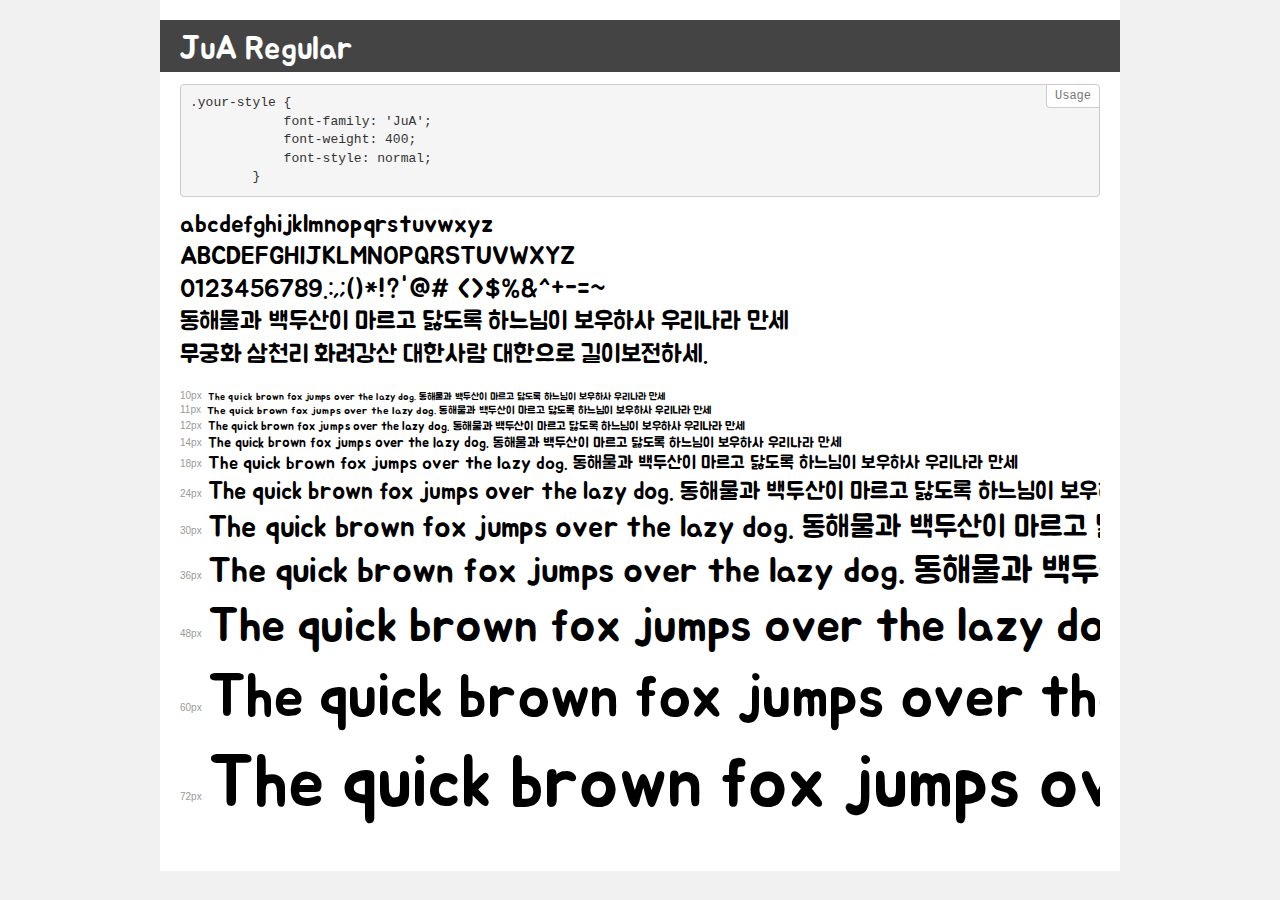
<file: JuA/demo.html>
<!DOCTYPE html>
<html>

<head>
    <meta charset="utf-8">
    <meta http-equiv="X-UA-Compatible" content="IE=edge">
    <meta name="viewport" content="width=device-width, initial-scale=1">
    <meta name="robots" content="noindex, noarchive">
    <title>Transfonter demo</title>
    <link href="fonts.css" rel="stylesheet">
    <style>
        /*
		http://meyerweb.com/eric/tools/css/reset/
		v2.0 | 20110126
		License: none (public domain)
		*/

        html,
        body,
        div,
        span,
        applet,
        object,
        iframe,
        h1,
        h2,
        h3,
        h4,
        h5,
        h6,
        p,
        blockquote,
        pre,
        a,
        abbr,
        acronym,
        address,
        big,
        cite,
        code,
        del,
        dfn,
        em,
        img,
        ins,
        kbd,
        q,
        s,
        samp,
        small,
        strike,
        strong,
        sub,
        sup,
        tt,
        var,
        b,
        u,
        i,
        center,
        dl,
        dt,
        dd,
        ol,
        ul,
        li,
        fieldset,
        form,
        label,
        legend,
        table,
        caption,
        tbody,
        tfoot,
        thead,
        tr,
        th,
        td,
        article,
        aside,
        canvas,
        details,
        embed,
        figure,
        figcaption,
        footer,
        header,
        hgroup,
        menu,
        nav,
        output,
        ruby,
        section,
        summary,
        time,
        mark,
        audio,
        video {
            margin: 0;
            padding: 0;
            border: 0;
            font-size: 100%;
            font: inherit;
            vertical-align: baseline;
        }

        /* HTML5 display-role reset for older browsers */

        article,
        aside,
        details,
        figcaption,
        figure,
        footer,
        header,
        hgroup,
        menu,
        nav,
        section {
            display: block;
        }

        body {
            line-height: 1;
        }

        ol,
        ul {
            list-style: none;
        }

        blockquote,
        q {
            quotes: none;
        }

        blockquote:before,
        blockquote:after,
        q:before,
        q:after {
            content: '';
            content: none;
        }

        table {
            border-collapse: collapse;
            border-spacing: 0;
        }

        /* common styles */

        body {
            background: #f1f1f1;
            color: #000;
        }

        .page {
            background: #fff;
            width: 920px;
            margin: 0 auto;
            padding: 20px 20px 0 20px;
            overflow: hidden;
        }

        .font-container {
            overflow-x: auto;
            overflow-y: hidden;
            margin-bottom: 40px;
            line-height: 1.3;
            white-space: nowrap;
            padding-bottom: 5px;
        }

        h1 {
            position: relative;
            background: #444;
            font-size: 32px;
            color: #fff;
            padding: 10px 20px;
            margin: 0 -20px 12px -20px;
        }

        .letters {
            font-size: 25px;
            margin-bottom: 20px;
        }

        .s10:before {
            content: '10px';
        }

        .s11:before {
            content: '11px';
        }

        .s12:before {
            content: '12px';
        }

        .s14:before {
            content: '14px';
        }

        .s18:before {
            content: '18px';
        }

        .s24:before {
            content: '24px';
        }

        .s30:before {
            content: '30px';
        }

        .s36:before {
            content: '36px';
        }

        .s48:before {
            content: '48px';
        }

        .s60:before {
            content: '60px';
        }

        .s72:before {
            content: '72px';
        }

        .s10:before,
        .s11:before,
        .s12:before,
        .s14:before,
        .s18:before,
        .s24:before,
        .s30:before,
        .s36:before,
        .s48:before,
        .s60:before,
        .s72:before {
            font-family: Arial, sans-serif;
            font-size: 10px;
            font-weight: normal;
            font-style: normal;
            color: #999;
            padding-right: 6px;
        }

        pre {
            display: block;
            position: relative;
            padding: 9px;
            margin: 0 0 10px;
            font-family: Monaco, Menlo, Consolas, "Courier New", monospace !important;
            font-size: 13px;
            line-height: 1.428571429;
            color: #333;
            font-weight: normal !important;
            font-style: normal !important;
            background-color: #f5f5f5;
            border: 1px solid #ccc;
            overflow-x: auto;
            border-radius: 4px;
        }

        pre:after {
            display: block;
            position: absolute;
            right: 0;
            top: 0;
            content: 'Usage';
            line-height: 1;
            padding: 5px 8px;
            font-size: 12px;
            color: #767676;
            background-color: #fff;
            border: 1px solid #ccc;
            border-right: none;
            border-top: none;
            border-radius: 0 4px 0 4px;
            z-index: 10;
        }

        /* responsive */

        @media (max-width: 959px) {
            .page {
                width: auto;
                margin: 0;
            }
        }
    </style>
</head>

<body>
    <div class="page">
        <div class="demo" style="font-family: 'JuA'; font-weight: 400; font-style: normal;">
            <h1>JuA Regular</h1>
            <pre>.your-style {
            font-family: 'JuA';
            font-weight: 400;
            font-style: normal;
        }</pre>
            <div class="font-container">
                <p class="letters">
                    abcdefghijklmnopqrstuvwxyz
                    <br /> ABCDEFGHIJKLMNOPQRSTUVWXYZ
                    <br /> 0123456789.:,;()*!?'@#
                    <>$%&^+-=~
                        <br> 동해물과 백두산이 마르고 닳도록 하느님이 보우하사 우리나라 만세
                        <br> 무궁화 삼천리 화려강산 대한사람 대한으로 길이보전하세.
                </p>
                <p class="s10" style="font-size: 10px;">The quick brown fox jumps over the lazy dog. 동해물과 백두산이 마르고 닳도록 하느님이 보우하사 우리나라 만세</p>
                <p class="s11" style="font-size: 11px;">The quick brown fox jumps over the lazy dog. 동해물과 백두산이 마르고 닳도록 하느님이 보우하사 우리나라 만세</p>
                <p class="s12" style="font-size: 12px;">The quick brown fox jumps over the lazy dog. 동해물과 백두산이 마르고 닳도록 하느님이 보우하사 우리나라 만세</p>
                <p class="s14" style="font-size: 14px;">The quick brown fox jumps over the lazy dog. 동해물과 백두산이 마르고 닳도록 하느님이 보우하사 우리나라 만세</p>
                <p class="s18" style="font-size: 18px;">The quick brown fox jumps over the lazy dog. 동해물과 백두산이 마르고 닳도록 하느님이 보우하사 우리나라 만세</p>
                <p class="s24" style="font-size: 24px;">The quick brown fox jumps over the lazy dog. 동해물과 백두산이 마르고 닳도록 하느님이 보우하사 우리나라 만세</p>
                <p class="s30" style="font-size: 30px;">The quick brown fox jumps over the lazy dog. 동해물과 백두산이 마르고 닳도록 하느님이 보우하사 우리나라 만세</p>
                <p class="s36" style="font-size: 36px;">The quick brown fox jumps over the lazy dog. 동해물과 백두산이 마르고 닳도록 하느님이 보우하사 우리나라 만세</p>
                <p class="s48" style="font-size: 48px;">The quick brown fox jumps over the lazy dog. 동해물과 백두산이 마르고 닳도록 하느님이 보우하사 우리나라 만세</p>
                <p class="s60" style="font-size: 60px;">The quick brown fox jumps over the lazy dog. 동해물과 백두산이 마르고 닳도록 하느님이 보우하사 우리나라 만세</p>
                <p class="s72" style="font-size: 72px;">The quick brown fox jumps over the lazy dog. 동해물과 백두산이 마르고 닳도록 하느님이 보우하사 우리나라 만세</p>
            </div>
        </div>
    </div>
</body>

</html>
</file>
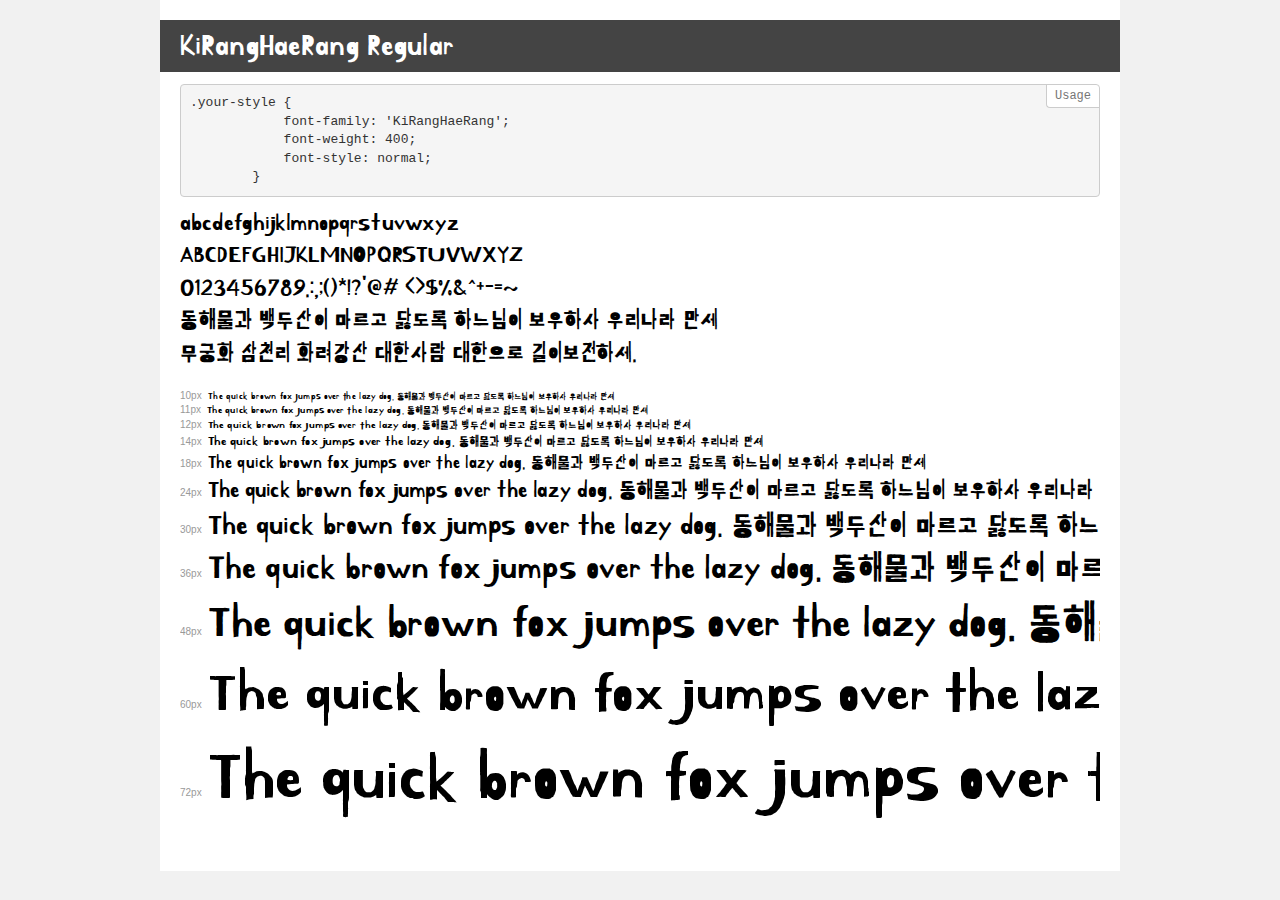
<file: KiRangHaeRang/demo.html>
<!DOCTYPE html>
<html>

<head>
    <meta charset="utf-8">
    <meta http-equiv="X-UA-Compatible" content="IE=edge">
    <meta name="viewport" content="width=device-width, initial-scale=1">
    <meta name="robots" content="noindex, noarchive">
    <title>Transfonter demo</title>
    <link href="fonts.css" rel="stylesheet">
    <style>
        /*
		http://meyerweb.com/eric/tools/css/reset/
		v2.0 | 20110126
		License: none (public domain)
		*/

        html,
        body,
        div,
        span,
        applet,
        object,
        iframe,
        h1,
        h2,
        h3,
        h4,
        h5,
        h6,
        p,
        blockquote,
        pre,
        a,
        abbr,
        acronym,
        address,
        big,
        cite,
        code,
        del,
        dfn,
        em,
        img,
        ins,
        kbd,
        q,
        s,
        samp,
        small,
        strike,
        strong,
        sub,
        sup,
        tt,
        var,
        b,
        u,
        i,
        center,
        dl,
        dt,
        dd,
        ol,
        ul,
        li,
        fieldset,
        form,
        label,
        legend,
        table,
        caption,
        tbody,
        tfoot,
        thead,
        tr,
        th,
        td,
        article,
        aside,
        canvas,
        details,
        embed,
        figure,
        figcaption,
        footer,
        header,
        hgroup,
        menu,
        nav,
        output,
        ruby,
        section,
        summary,
        time,
        mark,
        audio,
        video {
            margin: 0;
            padding: 0;
            border: 0;
            font-size: 100%;
            font: inherit;
            vertical-align: baseline;
        }

        /* HTML5 display-role reset for older browsers */

        article,
        aside,
        details,
        figcaption,
        figure,
        footer,
        header,
        hgroup,
        menu,
        nav,
        section {
            display: block;
        }

        body {
            line-height: 1;
        }

        ol,
        ul {
            list-style: none;
        }

        blockquote,
        q {
            quotes: none;
        }

        blockquote:before,
        blockquote:after,
        q:before,
        q:after {
            content: '';
            content: none;
        }

        table {
            border-collapse: collapse;
            border-spacing: 0;
        }

        /* common styles */

        body {
            background: #f1f1f1;
            color: #000;
        }

        .page {
            background: #fff;
            width: 920px;
            margin: 0 auto;
            padding: 20px 20px 0 20px;
            overflow: hidden;
        }

        .font-container {
            overflow-x: auto;
            overflow-y: hidden;
            margin-bottom: 40px;
            line-height: 1.3;
            white-space: nowrap;
            padding-bottom: 5px;
        }

        h1 {
            position: relative;
            background: #444;
            font-size: 32px;
            color: #fff;
            padding: 10px 20px;
            margin: 0 -20px 12px -20px;
        }

        .letters {
            font-size: 25px;
            margin-bottom: 20px;
        }

        .s10:before {
            content: '10px';
        }

        .s11:before {
            content: '11px';
        }

        .s12:before {
            content: '12px';
        }

        .s14:before {
            content: '14px';
        }

        .s18:before {
            content: '18px';
        }

        .s24:before {
            content: '24px';
        }

        .s30:before {
            content: '30px';
        }

        .s36:before {
            content: '36px';
        }

        .s48:before {
            content: '48px';
        }

        .s60:before {
            content: '60px';
        }

        .s72:before {
            content: '72px';
        }

        .s10:before,
        .s11:before,
        .s12:before,
        .s14:before,
        .s18:before,
        .s24:before,
        .s30:before,
        .s36:before,
        .s48:before,
        .s60:before,
        .s72:before {
            font-family: Arial, sans-serif;
            font-size: 10px;
            font-weight: normal;
            font-style: normal;
            color: #999;
            padding-right: 6px;
        }

        pre {
            display: block;
            position: relative;
            padding: 9px;
            margin: 0 0 10px;
            font-family: Monaco, Menlo, Consolas, "Courier New", monospace !important;
            font-size: 13px;
            line-height: 1.428571429;
            color: #333;
            font-weight: normal !important;
            font-style: normal !important;
            background-color: #f5f5f5;
            border: 1px solid #ccc;
            overflow-x: auto;
            border-radius: 4px;
        }

        pre:after {
            display: block;
            position: absolute;
            right: 0;
            top: 0;
            content: 'Usage';
            line-height: 1;
            padding: 5px 8px;
            font-size: 12px;
            color: #767676;
            background-color: #fff;
            border: 1px solid #ccc;
            border-right: none;
            border-top: none;
            border-radius: 0 4px 0 4px;
            z-index: 10;
        }

        /* responsive */

        @media (max-width: 959px) {
            .page {
                width: auto;
                margin: 0;
            }
        }
    </style>
</head>

<body>
    <div class="page">
        <div class="demo" style="font-family: 'KiRangHaeRang'; font-weight: 400; font-style: normal;">
            <h1>KiRangHaeRang Regular</h1>
            <pre>.your-style {
            font-family: 'KiRangHaeRang';
            font-weight: 400;
            font-style: normal;
        }</pre>
            <div class="font-container">
                <p class="letters">
                    abcdefghijklmnopqrstuvwxyz
                    <br /> ABCDEFGHIJKLMNOPQRSTUVWXYZ
                    <br /> 0123456789.:,;()*!?'@#
                    <>$%&^+-=~
                        <br> 동해물과 백두산이 마르고 닳도록 하느님이 보우하사 우리나라 만세
                        <br> 무궁화 삼천리 화려강산 대한사람 대한으로 길이보전하세.
                </p>
                <p class="s10" style="font-size: 10px;">The quick brown fox jumps over the lazy dog. 동해물과 백두산이 마르고 닳도록 하느님이 보우하사 우리나라 만세</p>
                <p class="s11" style="font-size: 11px;">The quick brown fox jumps over the lazy dog. 동해물과 백두산이 마르고 닳도록 하느님이 보우하사 우리나라 만세</p>
                <p class="s12" style="font-size: 12px;">The quick brown fox jumps over the lazy dog. 동해물과 백두산이 마르고 닳도록 하느님이 보우하사 우리나라 만세</p>
                <p class="s14" style="font-size: 14px;">The quick brown fox jumps over the lazy dog. 동해물과 백두산이 마르고 닳도록 하느님이 보우하사 우리나라 만세</p>
                <p class="s18" style="font-size: 18px;">The quick brown fox jumps over the lazy dog. 동해물과 백두산이 마르고 닳도록 하느님이 보우하사 우리나라 만세</p>
                <p class="s24" style="font-size: 24px;">The quick brown fox jumps over the lazy dog. 동해물과 백두산이 마르고 닳도록 하느님이 보우하사 우리나라 만세</p>
                <p class="s30" style="font-size: 30px;">The quick brown fox jumps over the lazy dog. 동해물과 백두산이 마르고 닳도록 하느님이 보우하사 우리나라 만세</p>
                <p class="s36" style="font-size: 36px;">The quick brown fox jumps over the lazy dog. 동해물과 백두산이 마르고 닳도록 하느님이 보우하사 우리나라 만세</p>
                <p class="s48" style="font-size: 48px;">The quick brown fox jumps over the lazy dog. 동해물과 백두산이 마르고 닳도록 하느님이 보우하사 우리나라 만세</p>
                <p class="s60" style="font-size: 60px;">The quick brown fox jumps over the lazy dog. 동해물과 백두산이 마르고 닳도록 하느님이 보우하사 우리나라 만세</p>
                <p class="s72" style="font-size: 72px;">The quick brown fox jumps over the lazy dog. 동해물과 백두산이 마르고 닳도록 하느님이 보우하사 우리나라 만세</p>
            </div>
        </div>
    </div>
</body>

</html>
</file>
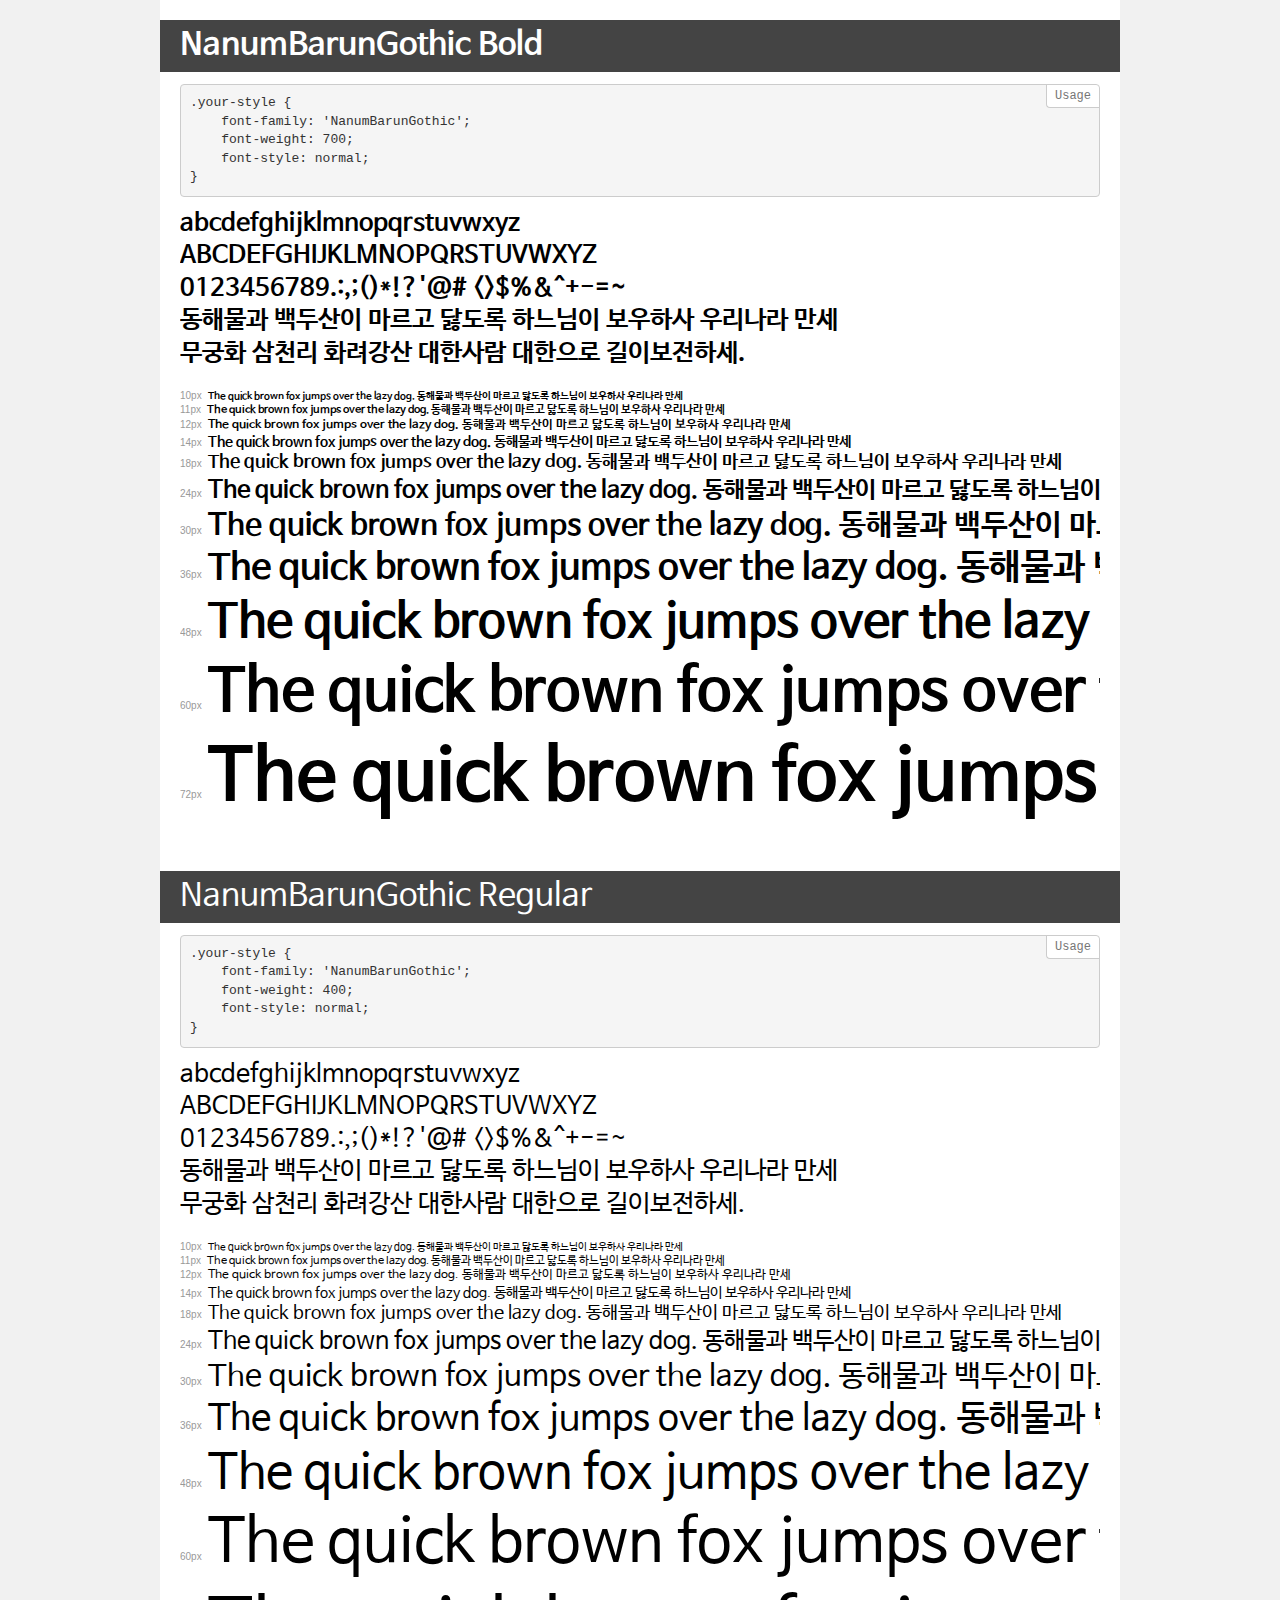
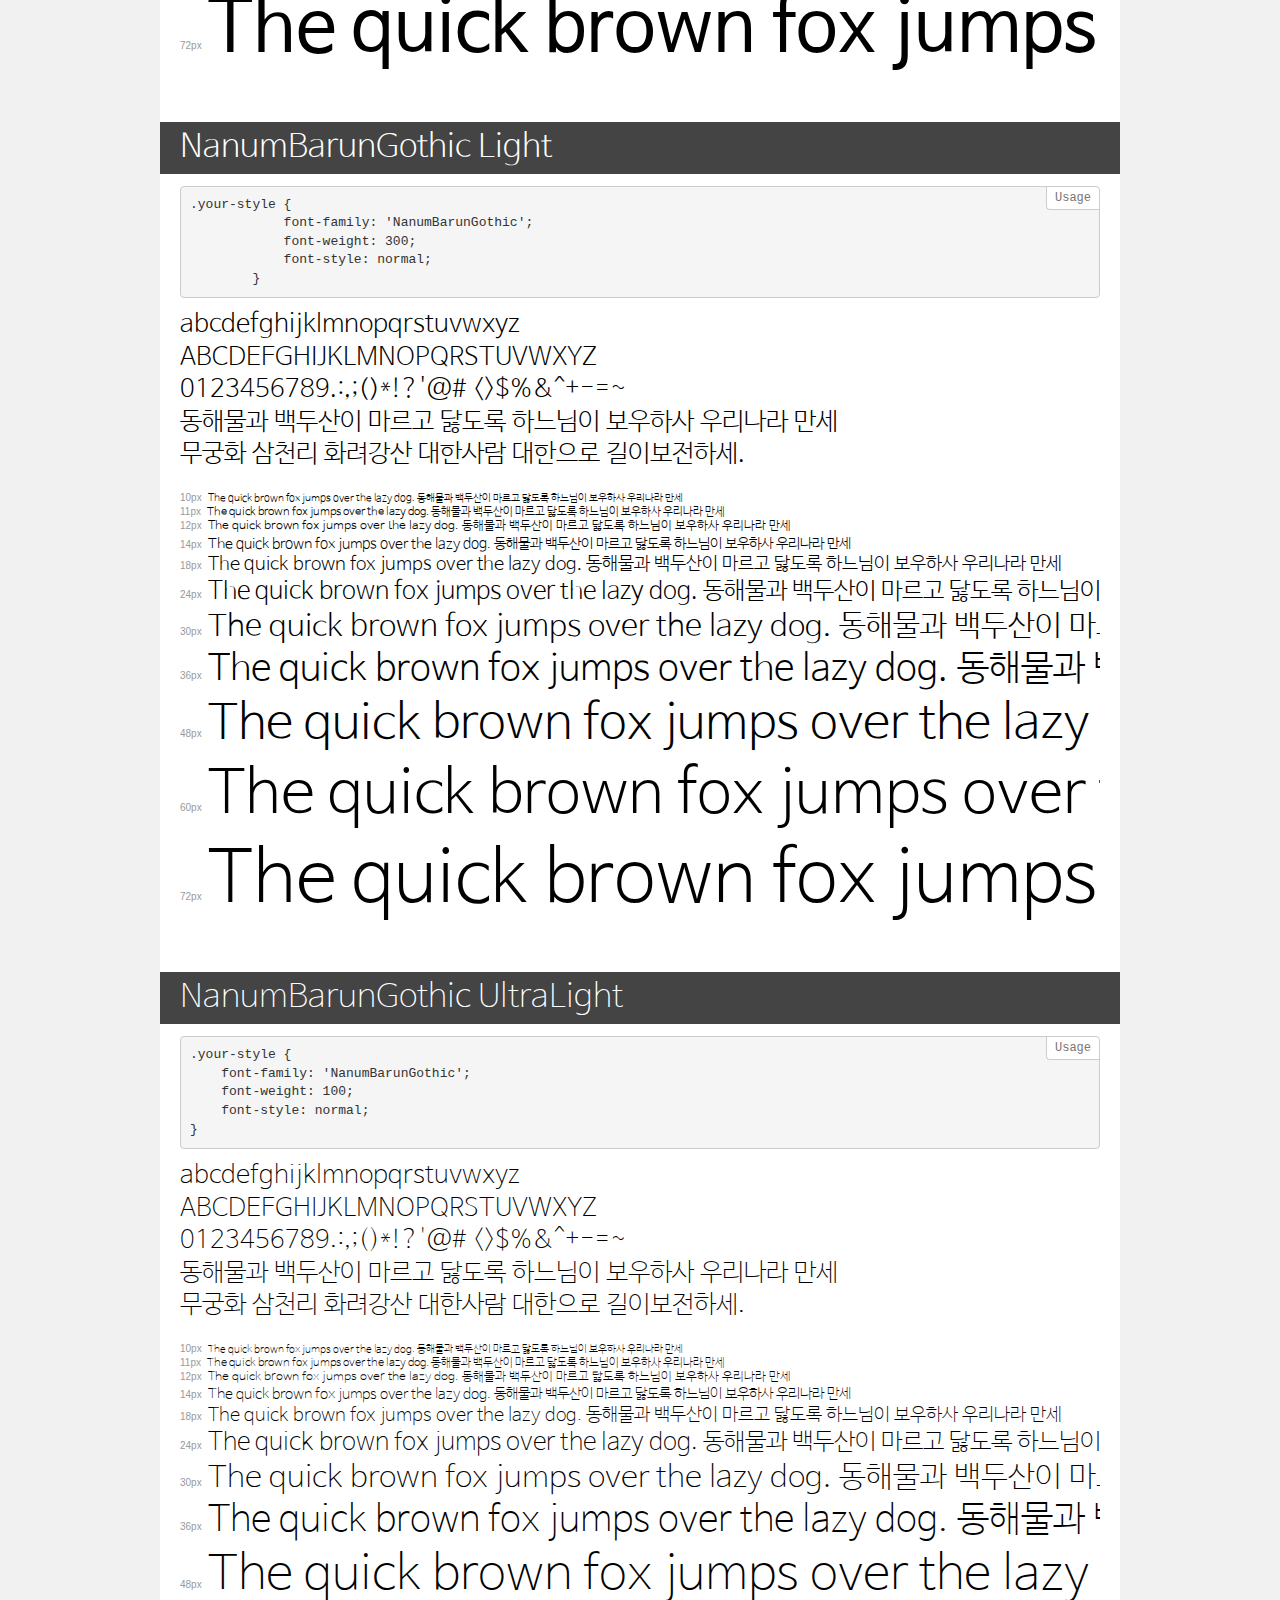
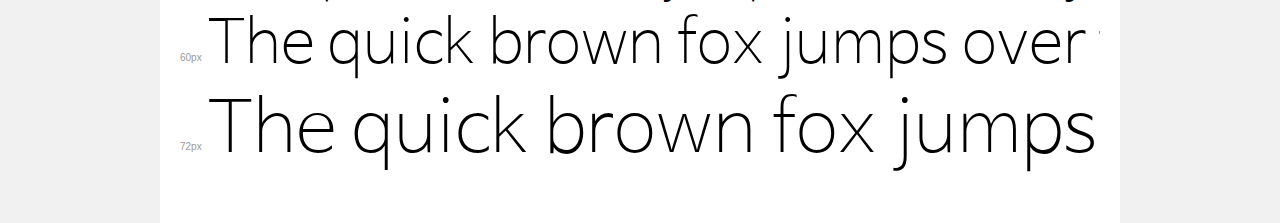
<file: NanumBarunGothic/demo.html>
<!DOCTYPE html>
<html>

<head>
    <meta charset="utf-8">
    <meta http-equiv="X-UA-Compatible" content="IE=edge">
    <meta name="viewport" content="width=device-width, initial-scale=1">
    <meta name="robots" content="noindex, noarchive">
    <title>Transfonter demo</title>
    <link href="fonts.css" rel="stylesheet">
    <style>
        /*
		http://meyerweb.com/eric/tools/css/reset/
		v2.0 | 20110126
		License: none (public domain)
		*/

        html,
        body,
        div,
        span,
        applet,
        object,
        iframe,
        h1,
        h2,
        h3,
        h4,
        h5,
        h6,
        p,
        blockquote,
        pre,
        a,
        abbr,
        acronym,
        address,
        big,
        cite,
        code,
        del,
        dfn,
        em,
        img,
        ins,
        kbd,
        q,
        s,
        samp,
        small,
        strike,
        strong,
        sub,
        sup,
        tt,
        var,
        b,
        u,
        i,
        center,
        dl,
        dt,
        dd,
        ol,
        ul,
        li,
        fieldset,
        form,
        label,
        legend,
        table,
        caption,
        tbody,
        tfoot,
        thead,
        tr,
        th,
        td,
        article,
        aside,
        canvas,
        details,
        embed,
        figure,
        figcaption,
        footer,
        header,
        hgroup,
        menu,
        nav,
        output,
        ruby,
        section,
        summary,
        time,
        mark,
        audio,
        video {
            margin: 0;
            padding: 0;
            border: 0;
            font-size: 100%;
            font: inherit;
            vertical-align: baseline;
        }

        /* HTML5 display-role reset for older browsers */

        article,
        aside,
        details,
        figcaption,
        figure,
        footer,
        header,
        hgroup,
        menu,
        nav,
        section {
            display: block;
        }

        body {
            line-height: 1;
        }

        ol,
        ul {
            list-style: none;
        }

        blockquote,
        q {
            quotes: none;
        }

        blockquote:before,
        blockquote:after,
        q:before,
        q:after {
            content: '';
            content: none;
        }

        table {
            border-collapse: collapse;
            border-spacing: 0;
        }

        /* common styles */

        body {
            background: #f1f1f1;
            color: #000;
        }

        .page {
            background: #fff;
            width: 920px;
            margin: 0 auto;
            padding: 20px 20px 0 20px;
            overflow: hidden;
        }

        .font-container {
            overflow-x: auto;
            overflow-y: hidden;
            margin-bottom: 40px;
            line-height: 1.3;
            white-space: nowrap;
            padding-bottom: 5px;
        }

        h1 {
            position: relative;
            background: #444;
            font-size: 32px;
            color: #fff;
            padding: 10px 20px;
            margin: 0 -20px 12px -20px;
        }

        .letters {
            font-size: 25px;
            margin-bottom: 20px;
        }

        .s10:before {
            content: '10px';
        }

        .s11:before {
            content: '11px';
        }

        .s12:before {
            content: '12px';
        }

        .s14:before {
            content: '14px';
        }

        .s18:before {
            content: '18px';
        }

        .s24:before {
            content: '24px';
        }

        .s30:before {
            content: '30px';
        }

        .s36:before {
            content: '36px';
        }

        .s48:before {
            content: '48px';
        }

        .s60:before {
            content: '60px';
        }

        .s72:before {
            content: '72px';
        }

        .s10:before,
        .s11:before,
        .s12:before,
        .s14:before,
        .s18:before,
        .s24:before,
        .s30:before,
        .s36:before,
        .s48:before,
        .s60:before,
        .s72:before {
            font-family: Arial, sans-serif;
            font-size: 10px;
            font-weight: normal;
            font-style: normal;
            color: #999;
            padding-right: 6px;
        }

        pre {
            display: block;
            position: relative;
            padding: 9px;
            margin: 0 0 10px;
            font-family: Monaco, Menlo, Consolas, "Courier New", monospace !important;
            font-size: 13px;
            line-height: 1.428571429;
            color: #333;
            font-weight: normal !important;
            font-style: normal !important;
            background-color: #f5f5f5;
            border: 1px solid #ccc;
            overflow-x: auto;
            border-radius: 4px;
        }

        pre:after {
            display: block;
            position: absolute;
            right: 0;
            top: 0;
            content: 'Usage';
            line-height: 1;
            padding: 5px 8px;
            font-size: 12px;
            color: #767676;
            background-color: #fff;
            border: 1px solid #ccc;
            border-right: none;
            border-top: none;
            border-radius: 0 4px 0 4px;
            z-index: 10;
        }

        /* responsive */

        @media (max-width: 959px) {
            .page {
                width: auto;
                margin: 0;
            }
        }
    </style>
</head>

<body>
    <div class="page">
        <div class="demo" style="font-family: 'NanumBarunGothic'; font-weight: 700; font-style: normal;">
            <h1>NanumBarunGothic Bold</h1>
            <pre>.your-style {
    font-family: 'NanumBarunGothic';
    font-weight: 700;
    font-style: normal;
}</pre>
            <div class="font-container">
                <p class="letters">
                    abcdefghijklmnopqrstuvwxyz
                    <br /> ABCDEFGHIJKLMNOPQRSTUVWXYZ
                    <br /> 0123456789.:,;()*!?'@#
                    <>$%&^+-=~
                        <br> 동해물과 백두산이 마르고 닳도록 하느님이 보우하사 우리나라 만세
                        <br> 무궁화 삼천리 화려강산 대한사람 대한으로 길이보전하세.
                </p>
                <p class="s10" style="font-size: 10px;">The quick brown fox jumps over the lazy dog. 동해물과 백두산이 마르고 닳도록 하느님이 보우하사 우리나라 만세</p>
                <p class="s11" style="font-size: 11px;">The quick brown fox jumps over the lazy dog. 동해물과 백두산이 마르고 닳도록 하느님이 보우하사 우리나라 만세</p>
                <p class="s12" style="font-size: 12px;">The quick brown fox jumps over the lazy dog. 동해물과 백두산이 마르고 닳도록 하느님이 보우하사 우리나라 만세</p>
                <p class="s14" style="font-size: 14px;">The quick brown fox jumps over the lazy dog. 동해물과 백두산이 마르고 닳도록 하느님이 보우하사 우리나라 만세</p>
                <p class="s18" style="font-size: 18px;">The quick brown fox jumps over the lazy dog. 동해물과 백두산이 마르고 닳도록 하느님이 보우하사 우리나라 만세</p>
                <p class="s24" style="font-size: 24px;">The quick brown fox jumps over the lazy dog. 동해물과 백두산이 마르고 닳도록 하느님이 보우하사 우리나라 만세</p>
                <p class="s30" style="font-size: 30px;">The quick brown fox jumps over the lazy dog. 동해물과 백두산이 마르고 닳도록 하느님이 보우하사 우리나라 만세</p>
                <p class="s36" style="font-size: 36px;">The quick brown fox jumps over the lazy dog. 동해물과 백두산이 마르고 닳도록 하느님이 보우하사 우리나라 만세</p>
                <p class="s48" style="font-size: 48px;">The quick brown fox jumps over the lazy dog. 동해물과 백두산이 마르고 닳도록 하느님이 보우하사 우리나라 만세</p>
                <p class="s60" style="font-size: 60px;">The quick brown fox jumps over the lazy dog. 동해물과 백두산이 마르고 닳도록 하느님이 보우하사 우리나라 만세</p>
                <p class="s72" style="font-size: 72px;">The quick brown fox jumps over the lazy dog. 동해물과 백두산이 마르고 닳도록 하느님이 보우하사 우리나라 만세</p>
            </div>
        </div>
        <div class="demo" style="font-family: 'NanumBarunGothic'; font-weight: 400; font-style: normal;">
            <h1>NanumBarunGothic Regular</h1>
            <pre>.your-style {
    font-family: 'NanumBarunGothic';
    font-weight: 400;
    font-style: normal;
}</pre>
            <div class="font-container">
                <p class="letters">
                    abcdefghijklmnopqrstuvwxyz
                    <br /> ABCDEFGHIJKLMNOPQRSTUVWXYZ
                    <br /> 0123456789.:,;()*!?'@#
                    <>$%&^+-=~
                        <br> 동해물과 백두산이 마르고 닳도록 하느님이 보우하사 우리나라 만세
                        <br> 무궁화 삼천리 화려강산 대한사람 대한으로 길이보전하세.
                </p>
                <p class="s10" style="font-size: 10px;">The quick brown fox jumps over the lazy dog. 동해물과 백두산이 마르고 닳도록 하느님이 보우하사 우리나라 만세</p>
                <p class="s11" style="font-size: 11px;">The quick brown fox jumps over the lazy dog. 동해물과 백두산이 마르고 닳도록 하느님이 보우하사 우리나라 만세</p>
                <p class="s12" style="font-size: 12px;">The quick brown fox jumps over the lazy dog. 동해물과 백두산이 마르고 닳도록 하느님이 보우하사 우리나라 만세</p>
                <p class="s14" style="font-size: 14px;">The quick brown fox jumps over the lazy dog. 동해물과 백두산이 마르고 닳도록 하느님이 보우하사 우리나라 만세</p>
                <p class="s18" style="font-size: 18px;">The quick brown fox jumps over the lazy dog. 동해물과 백두산이 마르고 닳도록 하느님이 보우하사 우리나라 만세</p>
                <p class="s24" style="font-size: 24px;">The quick brown fox jumps over the lazy dog. 동해물과 백두산이 마르고 닳도록 하느님이 보우하사 우리나라 만세</p>
                <p class="s30" style="font-size: 30px;">The quick brown fox jumps over the lazy dog. 동해물과 백두산이 마르고 닳도록 하느님이 보우하사 우리나라 만세</p>
                <p class="s36" style="font-size: 36px;">The quick brown fox jumps over the lazy dog. 동해물과 백두산이 마르고 닳도록 하느님이 보우하사 우리나라 만세</p>
                <p class="s48" style="font-size: 48px;">The quick brown fox jumps over the lazy dog. 동해물과 백두산이 마르고 닳도록 하느님이 보우하사 우리나라 만세</p>
                <p class="s60" style="font-size: 60px;">The quick brown fox jumps over the lazy dog. 동해물과 백두산이 마르고 닳도록 하느님이 보우하사 우리나라 만세</p>
                <p class="s72" style="font-size: 72px;">The quick brown fox jumps over the lazy dog. 동해물과 백두산이 마르고 닳도록 하느님이 보우하사 우리나라 만세</p>
            </div>
        </div>
        <div class="demo" style="font-family: 'NanumBarunGothic'; font-weight: 300; font-style: normal;">
            <h1>NanumBarunGothic Light</h1>
            <pre>.your-style {
            font-family: 'NanumBarunGothic';
            font-weight: 300;
            font-style: normal;
        }</pre>
            <div class="font-container">
                <p class="letters">
                    abcdefghijklmnopqrstuvwxyz
                    <br /> ABCDEFGHIJKLMNOPQRSTUVWXYZ
                    <br /> 0123456789.:,;()*!?'@#
                    <>$%&^+-=~
                        <br> 동해물과 백두산이 마르고 닳도록 하느님이 보우하사 우리나라 만세
                        <br> 무궁화 삼천리 화려강산 대한사람 대한으로 길이보전하세.
                </p>
                <p class="s10" style="font-size: 10px;">The quick brown fox jumps over the lazy dog. 동해물과 백두산이 마르고 닳도록 하느님이 보우하사 우리나라 만세</p>
                <p class="s11" style="font-size: 11px;">The quick brown fox jumps over the lazy dog. 동해물과 백두산이 마르고 닳도록 하느님이 보우하사 우리나라 만세</p>
                <p class="s12" style="font-size: 12px;">The quick brown fox jumps over the lazy dog. 동해물과 백두산이 마르고 닳도록 하느님이 보우하사 우리나라 만세</p>
                <p class="s14" style="font-size: 14px;">The quick brown fox jumps over the lazy dog. 동해물과 백두산이 마르고 닳도록 하느님이 보우하사 우리나라 만세</p>
                <p class="s18" style="font-size: 18px;">The quick brown fox jumps over the lazy dog. 동해물과 백두산이 마르고 닳도록 하느님이 보우하사 우리나라 만세</p>
                <p class="s24" style="font-size: 24px;">The quick brown fox jumps over the lazy dog. 동해물과 백두산이 마르고 닳도록 하느님이 보우하사 우리나라 만세</p>
                <p class="s30" style="font-size: 30px;">The quick brown fox jumps over the lazy dog. 동해물과 백두산이 마르고 닳도록 하느님이 보우하사 우리나라 만세</p>
                <p class="s36" style="font-size: 36px;">The quick brown fox jumps over the lazy dog. 동해물과 백두산이 마르고 닳도록 하느님이 보우하사 우리나라 만세</p>
                <p class="s48" style="font-size: 48px;">The quick brown fox jumps over the lazy dog. 동해물과 백두산이 마르고 닳도록 하느님이 보우하사 우리나라 만세</p>
                <p class="s60" style="font-size: 60px;">The quick brown fox jumps over the lazy dog. 동해물과 백두산이 마르고 닳도록 하느님이 보우하사 우리나라 만세</p>
                <p class="s72" style="font-size: 72px;">The quick brown fox jumps over the lazy dog. 동해물과 백두산이 마르고 닳도록 하느님이 보우하사 우리나라 만세</p>
            </div>
        </div>
        <div class="demo" style="font-family: 'NanumBarunGothic'; font-weight: 100; font-style: normal;">
            <h1>NanumBarunGothic UltraLight</h1>
            <pre>.your-style {
    font-family: 'NanumBarunGothic';
    font-weight: 100;
    font-style: normal;
}</pre>
            <div class="font-container">
                <p class="letters">
                    abcdefghijklmnopqrstuvwxyz
                    <br /> ABCDEFGHIJKLMNOPQRSTUVWXYZ
                    <br /> 0123456789.:,;()*!?'@#
                    <>$%&^+-=~
                        <br> 동해물과 백두산이 마르고 닳도록 하느님이 보우하사 우리나라 만세
                        <br> 무궁화 삼천리 화려강산 대한사람 대한으로 길이보전하세.
                </p>
                <p class="s10" style="font-size: 10px;">The quick brown fox jumps over the lazy dog. 동해물과 백두산이 마르고 닳도록 하느님이 보우하사 우리나라 만세</p>
                <p class="s11" style="font-size: 11px;">The quick brown fox jumps over the lazy dog. 동해물과 백두산이 마르고 닳도록 하느님이 보우하사 우리나라 만세</p>
                <p class="s12" style="font-size: 12px;">The quick brown fox jumps over the lazy dog. 동해물과 백두산이 마르고 닳도록 하느님이 보우하사 우리나라 만세</p>
                <p class="s14" style="font-size: 14px;">The quick brown fox jumps over the lazy dog. 동해물과 백두산이 마르고 닳도록 하느님이 보우하사 우리나라 만세</p>
                <p class="s18" style="font-size: 18px;">The quick brown fox jumps over the lazy dog. 동해물과 백두산이 마르고 닳도록 하느님이 보우하사 우리나라 만세</p>
                <p class="s24" style="font-size: 24px;">The quick brown fox jumps over the lazy dog. 동해물과 백두산이 마르고 닳도록 하느님이 보우하사 우리나라 만세</p>
                <p class="s30" style="font-size: 30px;">The quick brown fox jumps over the lazy dog. 동해물과 백두산이 마르고 닳도록 하느님이 보우하사 우리나라 만세</p>
                <p class="s36" style="font-size: 36px;">The quick brown fox jumps over the lazy dog. 동해물과 백두산이 마르고 닳도록 하느님이 보우하사 우리나라 만세</p>
                <p class="s48" style="font-size: 48px;">The quick brown fox jumps over the lazy dog. 동해물과 백두산이 마르고 닳도록 하느님이 보우하사 우리나라 만세</p>
                <p class="s60" style="font-size: 60px;">The quick brown fox jumps over the lazy dog. 동해물과 백두산이 마르고 닳도록 하느님이 보우하사 우리나라 만세</p>
                <p class="s72" style="font-size: 72px;">The quick brown fox jumps over the lazy dog. 동해물과 백두산이 마르고 닳도록 하느님이 보우하사 우리나라 만세</p>
            </div>
        </div>
    </div>
</body>

</html>
</file>
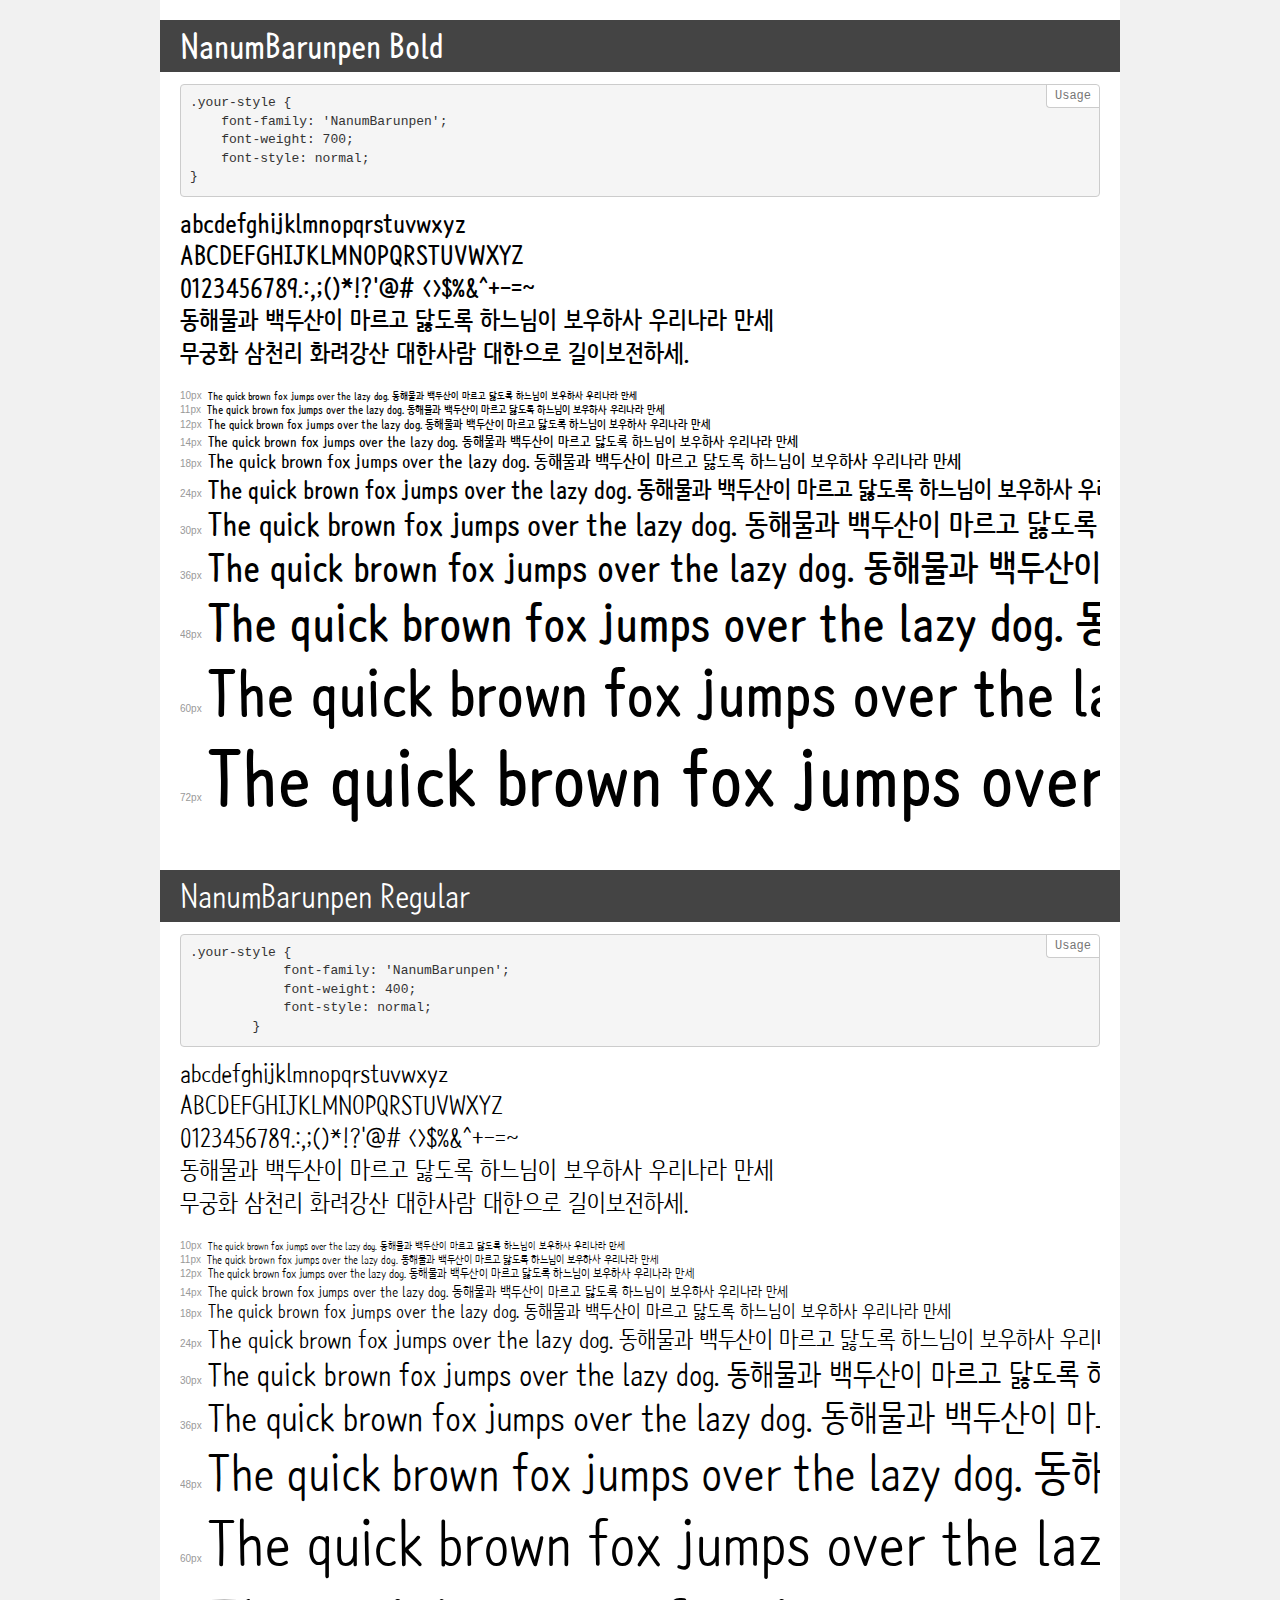
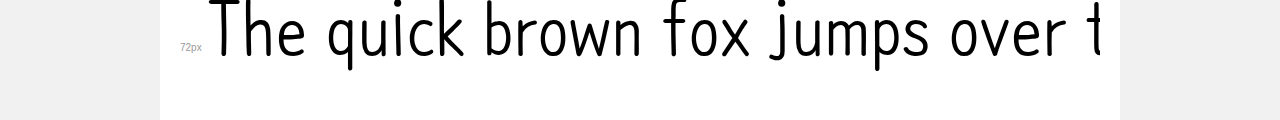
<file: NanumBarunpen/demo.html>
<!DOCTYPE html>
<html>

<head>
    <meta charset="utf-8">
    <meta http-equiv="X-UA-Compatible" content="IE=edge">
    <meta name="viewport" content="width=device-width, initial-scale=1">
    <meta name="robots" content="noindex, noarchive">
    <title>Transfonter demo</title>
    <link href="fonts.css" rel="stylesheet">
    <style>
        /*
		http://meyerweb.com/eric/tools/css/reset/
		v2.0 | 20110126
		License: none (public domain)
		*/

        html,
        body,
        div,
        span,
        applet,
        object,
        iframe,
        h1,
        h2,
        h3,
        h4,
        h5,
        h6,
        p,
        blockquote,
        pre,
        a,
        abbr,
        acronym,
        address,
        big,
        cite,
        code,
        del,
        dfn,
        em,
        img,
        ins,
        kbd,
        q,
        s,
        samp,
        small,
        strike,
        strong,
        sub,
        sup,
        tt,
        var,
        b,
        u,
        i,
        center,
        dl,
        dt,
        dd,
        ol,
        ul,
        li,
        fieldset,
        form,
        label,
        legend,
        table,
        caption,
        tbody,
        tfoot,
        thead,
        tr,
        th,
        td,
        article,
        aside,
        canvas,
        details,
        embed,
        figure,
        figcaption,
        footer,
        header,
        hgroup,
        menu,
        nav,
        output,
        ruby,
        section,
        summary,
        time,
        mark,
        audio,
        video {
            margin: 0;
            padding: 0;
            border: 0;
            font-size: 100%;
            font: inherit;
            vertical-align: baseline;
        }

        /* HTML5 display-role reset for older browsers */

        article,
        aside,
        details,
        figcaption,
        figure,
        footer,
        header,
        hgroup,
        menu,
        nav,
        section {
            display: block;
        }

        body {
            line-height: 1;
        }

        ol,
        ul {
            list-style: none;
        }

        blockquote,
        q {
            quotes: none;
        }

        blockquote:before,
        blockquote:after,
        q:before,
        q:after {
            content: '';
            content: none;
        }

        table {
            border-collapse: collapse;
            border-spacing: 0;
        }

        /* common styles */

        body {
            background: #f1f1f1;
            color: #000;
        }

        .page {
            background: #fff;
            width: 920px;
            margin: 0 auto;
            padding: 20px 20px 0 20px;
            overflow: hidden;
        }

        .font-container {
            overflow-x: auto;
            overflow-y: hidden;
            margin-bottom: 40px;
            line-height: 1.3;
            white-space: nowrap;
            padding-bottom: 5px;
        }

        h1 {
            position: relative;
            background: #444;
            font-size: 32px;
            color: #fff;
            padding: 10px 20px;
            margin: 0 -20px 12px -20px;
        }

        .letters {
            font-size: 25px;
            margin-bottom: 20px;
        }

        .s10:before {
            content: '10px';
        }

        .s11:before {
            content: '11px';
        }

        .s12:before {
            content: '12px';
        }

        .s14:before {
            content: '14px';
        }

        .s18:before {
            content: '18px';
        }

        .s24:before {
            content: '24px';
        }

        .s30:before {
            content: '30px';
        }

        .s36:before {
            content: '36px';
        }

        .s48:before {
            content: '48px';
        }

        .s60:before {
            content: '60px';
        }

        .s72:before {
            content: '72px';
        }

        .s10:before,
        .s11:before,
        .s12:before,
        .s14:before,
        .s18:before,
        .s24:before,
        .s30:before,
        .s36:before,
        .s48:before,
        .s60:before,
        .s72:before {
            font-family: Arial, sans-serif;
            font-size: 10px;
            font-weight: normal;
            font-style: normal;
            color: #999;
            padding-right: 6px;
        }

        pre {
            display: block;
            position: relative;
            padding: 9px;
            margin: 0 0 10px;
            font-family: Monaco, Menlo, Consolas, "Courier New", monospace !important;
            font-size: 13px;
            line-height: 1.428571429;
            color: #333;
            font-weight: normal !important;
            font-style: normal !important;
            background-color: #f5f5f5;
            border: 1px solid #ccc;
            overflow-x: auto;
            border-radius: 4px;
        }

        pre:after {
            display: block;
            position: absolute;
            right: 0;
            top: 0;
            content: 'Usage';
            line-height: 1;
            padding: 5px 8px;
            font-size: 12px;
            color: #767676;
            background-color: #fff;
            border: 1px solid #ccc;
            border-right: none;
            border-top: none;
            border-radius: 0 4px 0 4px;
            z-index: 10;
        }

        /* responsive */

        @media (max-width: 959px) {
            .page {
                width: auto;
                margin: 0;
            }
        }
    </style>
</head>

<body>
    <div class="page">
        <div class="demo" style="font-family: 'NanumBarunpen'; font-weight: 700; font-style: normal;">
            <h1>NanumBarunpen Bold</h1>
            <pre>.your-style {
    font-family: 'NanumBarunpen';
    font-weight: 700;
    font-style: normal;
}</pre>
            <div class="font-container">
                <p class="letters">
                    abcdefghijklmnopqrstuvwxyz
                    <br /> ABCDEFGHIJKLMNOPQRSTUVWXYZ
                    <br /> 0123456789.:,;()*!?'@#
                    <>$%&^+-=~
                        <br> 동해물과 백두산이 마르고 닳도록 하느님이 보우하사 우리나라 만세
                        <br> 무궁화 삼천리 화려강산 대한사람 대한으로 길이보전하세.
                </p>
                <p class="s10" style="font-size: 10px;">The quick brown fox jumps over the lazy dog. 동해물과 백두산이 마르고 닳도록 하느님이 보우하사 우리나라 만세</p>
                <p class="s11" style="font-size: 11px;">The quick brown fox jumps over the lazy dog. 동해물과 백두산이 마르고 닳도록 하느님이 보우하사 우리나라 만세</p>
                <p class="s12" style="font-size: 12px;">The quick brown fox jumps over the lazy dog. 동해물과 백두산이 마르고 닳도록 하느님이 보우하사 우리나라 만세</p>
                <p class="s14" style="font-size: 14px;">The quick brown fox jumps over the lazy dog. 동해물과 백두산이 마르고 닳도록 하느님이 보우하사 우리나라 만세</p>
                <p class="s18" style="font-size: 18px;">The quick brown fox jumps over the lazy dog. 동해물과 백두산이 마르고 닳도록 하느님이 보우하사 우리나라 만세</p>
                <p class="s24" style="font-size: 24px;">The quick brown fox jumps over the lazy dog. 동해물과 백두산이 마르고 닳도록 하느님이 보우하사 우리나라 만세</p>
                <p class="s30" style="font-size: 30px;">The quick brown fox jumps over the lazy dog. 동해물과 백두산이 마르고 닳도록 하느님이 보우하사 우리나라 만세</p>
                <p class="s36" style="font-size: 36px;">The quick brown fox jumps over the lazy dog. 동해물과 백두산이 마르고 닳도록 하느님이 보우하사 우리나라 만세</p>
                <p class="s48" style="font-size: 48px;">The quick brown fox jumps over the lazy dog. 동해물과 백두산이 마르고 닳도록 하느님이 보우하사 우리나라 만세</p>
                <p class="s60" style="font-size: 60px;">The quick brown fox jumps over the lazy dog. 동해물과 백두산이 마르고 닳도록 하느님이 보우하사 우리나라 만세</p>
                <p class="s72" style="font-size: 72px;">The quick brown fox jumps over the lazy dog. 동해물과 백두산이 마르고 닳도록 하느님이 보우하사 우리나라 만세</p>
            </div>
        </div>
        <div class="demo" style="font-family: 'NanumBarunpen'; font-weight: 400; font-style: normal;">
            <h1>NanumBarunpen Regular</h1>
            <pre>.your-style {
            font-family: 'NanumBarunpen';
            font-weight: 400;
            font-style: normal;
        }</pre>
            <div class="font-container">
                <p class="letters">
                    abcdefghijklmnopqrstuvwxyz
                    <br /> ABCDEFGHIJKLMNOPQRSTUVWXYZ
                    <br /> 0123456789.:,;()*!?'@#
                    <>$%&^+-=~
                        <br> 동해물과 백두산이 마르고 닳도록 하느님이 보우하사 우리나라 만세
                        <br> 무궁화 삼천리 화려강산 대한사람 대한으로 길이보전하세.
                </p>
                <p class="s10" style="font-size: 10px;">The quick brown fox jumps over the lazy dog. 동해물과 백두산이 마르고 닳도록 하느님이 보우하사 우리나라 만세</p>
                <p class="s11" style="font-size: 11px;">The quick brown fox jumps over the lazy dog. 동해물과 백두산이 마르고 닳도록 하느님이 보우하사 우리나라 만세</p>
                <p class="s12" style="font-size: 12px;">The quick brown fox jumps over the lazy dog. 동해물과 백두산이 마르고 닳도록 하느님이 보우하사 우리나라 만세</p>
                <p class="s14" style="font-size: 14px;">The quick brown fox jumps over the lazy dog. 동해물과 백두산이 마르고 닳도록 하느님이 보우하사 우리나라 만세</p>
                <p class="s18" style="font-size: 18px;">The quick brown fox jumps over the lazy dog. 동해물과 백두산이 마르고 닳도록 하느님이 보우하사 우리나라 만세</p>
                <p class="s24" style="font-size: 24px;">The quick brown fox jumps over the lazy dog. 동해물과 백두산이 마르고 닳도록 하느님이 보우하사 우리나라 만세</p>
                <p class="s30" style="font-size: 30px;">The quick brown fox jumps over the lazy dog. 동해물과 백두산이 마르고 닳도록 하느님이 보우하사 우리나라 만세</p>
                <p class="s36" style="font-size: 36px;">The quick brown fox jumps over the lazy dog. 동해물과 백두산이 마르고 닳도록 하느님이 보우하사 우리나라 만세</p>
                <p class="s48" style="font-size: 48px;">The quick brown fox jumps over the lazy dog. 동해물과 백두산이 마르고 닳도록 하느님이 보우하사 우리나라 만세</p>
                <p class="s60" style="font-size: 60px;">The quick brown fox jumps over the lazy dog. 동해물과 백두산이 마르고 닳도록 하느님이 보우하사 우리나라 만세</p>
                <p class="s72" style="font-size: 72px;">The quick brown fox jumps over the lazy dog. 동해물과 백두산이 마르고 닳도록 하느님이 보우하사 우리나라 만세</p>
            </div>
        </div>
    </div>
</body>

</html>
</file>
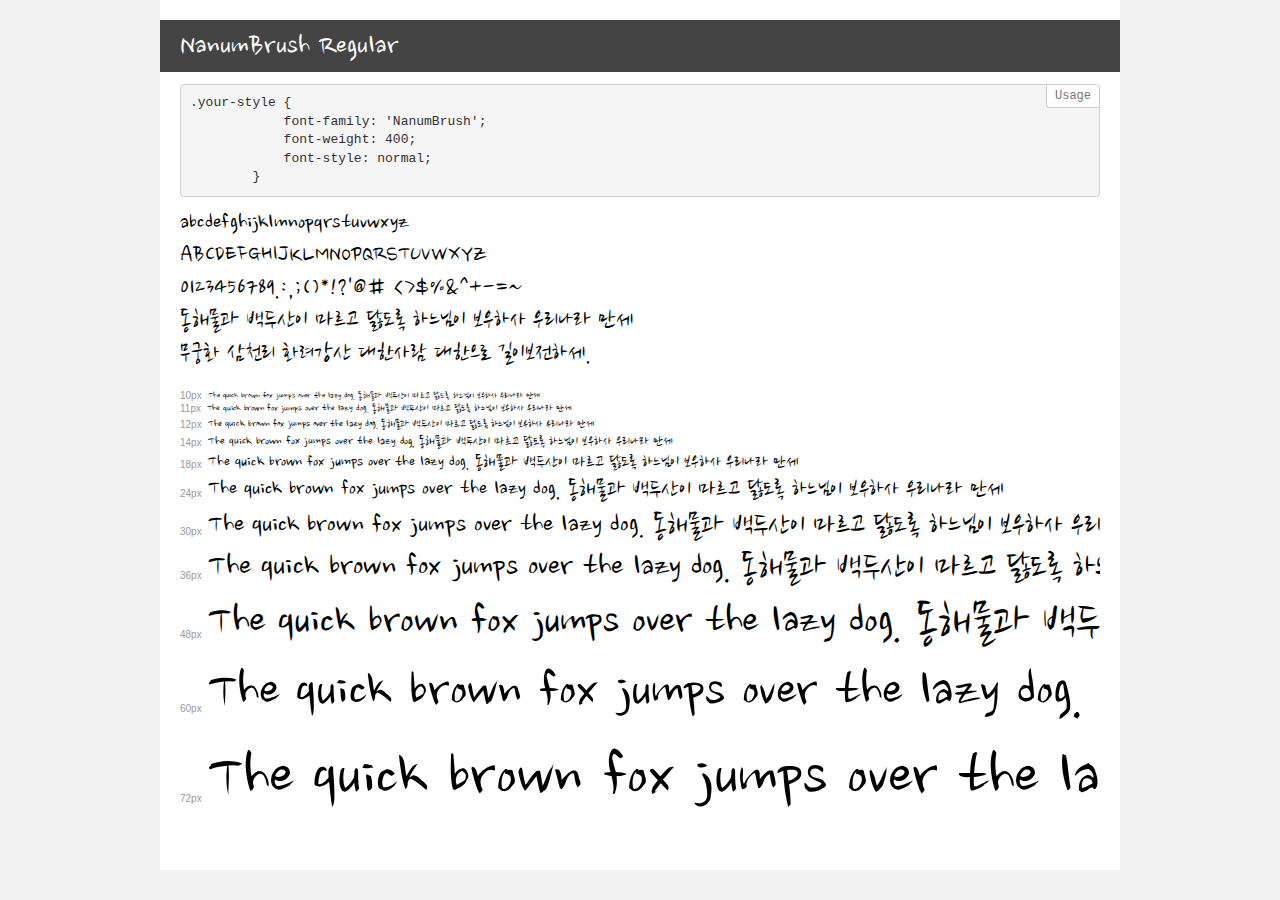
<file: NanumBrush/demo.html>
<!DOCTYPE html>
<html>

<head>
    <meta charset="utf-8">
    <meta http-equiv="X-UA-Compatible" content="IE=edge">
    <meta name="viewport" content="width=device-width, initial-scale=1">
    <meta name="robots" content="noindex, noarchive">
    <title>Transfonter demo</title>
    <link href="fonts.css" rel="stylesheet">
    <style>
        /*
		http://meyerweb.com/eric/tools/css/reset/
		v2.0 | 20110126
		License: none (public domain)
		*/

        html,
        body,
        div,
        span,
        applet,
        object,
        iframe,
        h1,
        h2,
        h3,
        h4,
        h5,
        h6,
        p,
        blockquote,
        pre,
        a,
        abbr,
        acronym,
        address,
        big,
        cite,
        code,
        del,
        dfn,
        em,
        img,
        ins,
        kbd,
        q,
        s,
        samp,
        small,
        strike,
        strong,
        sub,
        sup,
        tt,
        var,
        b,
        u,
        i,
        center,
        dl,
        dt,
        dd,
        ol,
        ul,
        li,
        fieldset,
        form,
        label,
        legend,
        table,
        caption,
        tbody,
        tfoot,
        thead,
        tr,
        th,
        td,
        article,
        aside,
        canvas,
        details,
        embed,
        figure,
        figcaption,
        footer,
        header,
        hgroup,
        menu,
        nav,
        output,
        ruby,
        section,
        summary,
        time,
        mark,
        audio,
        video {
            margin: 0;
            padding: 0;
            border: 0;
            font-size: 100%;
            font: inherit;
            vertical-align: baseline;
        }

        /* HTML5 display-role reset for older browsers */

        article,
        aside,
        details,
        figcaption,
        figure,
        footer,
        header,
        hgroup,
        menu,
        nav,
        section {
            display: block;
        }

        body {
            line-height: 1;
        }

        ol,
        ul {
            list-style: none;
        }

        blockquote,
        q {
            quotes: none;
        }

        blockquote:before,
        blockquote:after,
        q:before,
        q:after {
            content: '';
            content: none;
        }

        table {
            border-collapse: collapse;
            border-spacing: 0;
        }

        /* common styles */

        body {
            background: #f1f1f1;
            color: #000;
        }

        .page {
            background: #fff;
            width: 920px;
            margin: 0 auto;
            padding: 20px 20px 0 20px;
            overflow: hidden;
        }

        .font-container {
            overflow-x: auto;
            overflow-y: hidden;
            margin-bottom: 40px;
            line-height: 1.3;
            white-space: nowrap;
            padding-bottom: 5px;
        }

        h1 {
            position: relative;
            background: #444;
            font-size: 32px;
            color: #fff;
            padding: 10px 20px;
            margin: 0 -20px 12px -20px;
        }

        .letters {
            font-size: 25px;
            margin-bottom: 20px;
        }

        .s10:before {
            content: '10px';
        }

        .s11:before {
            content: '11px';
        }

        .s12:before {
            content: '12px';
        }

        .s14:before {
            content: '14px';
        }

        .s18:before {
            content: '18px';
        }

        .s24:before {
            content: '24px';
        }

        .s30:before {
            content: '30px';
        }

        .s36:before {
            content: '36px';
        }

        .s48:before {
            content: '48px';
        }

        .s60:before {
            content: '60px';
        }

        .s72:before {
            content: '72px';
        }

        .s10:before,
        .s11:before,
        .s12:before,
        .s14:before,
        .s18:before,
        .s24:before,
        .s30:before,
        .s36:before,
        .s48:before,
        .s60:before,
        .s72:before {
            font-family: Arial, sans-serif;
            font-size: 10px;
            font-weight: normal;
            font-style: normal;
            color: #999;
            padding-right: 6px;
        }

        pre {
            display: block;
            position: relative;
            padding: 9px;
            margin: 0 0 10px;
            font-family: Monaco, Menlo, Consolas, "Courier New", monospace !important;
            font-size: 13px;
            line-height: 1.428571429;
            color: #333;
            font-weight: normal !important;
            font-style: normal !important;
            background-color: #f5f5f5;
            border: 1px solid #ccc;
            overflow-x: auto;
            border-radius: 4px;
        }

        pre:after {
            display: block;
            position: absolute;
            right: 0;
            top: 0;
            content: 'Usage';
            line-height: 1;
            padding: 5px 8px;
            font-size: 12px;
            color: #767676;
            background-color: #fff;
            border: 1px solid #ccc;
            border-right: none;
            border-top: none;
            border-radius: 0 4px 0 4px;
            z-index: 10;
        }

        /* responsive */

        @media (max-width: 959px) {
            .page {
                width: auto;
                margin: 0;
            }
        }
    </style>
</head>

<body>
    <div class="page">
        <div class="demo" style="font-family: 'NanumBrush'; font-weight: 400; font-style: normal;">
            <h1>NanumBrush Regular</h1>
            <pre>.your-style {
            font-family: 'NanumBrush';
            font-weight: 400;
            font-style: normal;
        }</pre>
            <div class="font-container">
                <p class="letters">
                    abcdefghijklmnopqrstuvwxyz
                    <br /> ABCDEFGHIJKLMNOPQRSTUVWXYZ
                    <br /> 0123456789.:,;()*!?'@#
                    <>$%&^+-=~
                        <br> 동해물과 백두산이 마르고 닳도록 하느님이 보우하사 우리나라 만세
                        <br> 무궁화 삼천리 화려강산 대한사람 대한으로 길이보전하세.
                </p>
                <p class="s10" style="font-size: 10px;">The quick brown fox jumps over the lazy dog. 동해물과 백두산이 마르고 닳도록 하느님이 보우하사 우리나라 만세</p>
                <p class="s11" style="font-size: 11px;">The quick brown fox jumps over the lazy dog. 동해물과 백두산이 마르고 닳도록 하느님이 보우하사 우리나라 만세</p>
                <p class="s12" style="font-size: 12px;">The quick brown fox jumps over the lazy dog. 동해물과 백두산이 마르고 닳도록 하느님이 보우하사 우리나라 만세</p>
                <p class="s14" style="font-size: 14px;">The quick brown fox jumps over the lazy dog. 동해물과 백두산이 마르고 닳도록 하느님이 보우하사 우리나라 만세</p>
                <p class="s18" style="font-size: 18px;">The quick brown fox jumps over the lazy dog. 동해물과 백두산이 마르고 닳도록 하느님이 보우하사 우리나라 만세</p>
                <p class="s24" style="font-size: 24px;">The quick brown fox jumps over the lazy dog. 동해물과 백두산이 마르고 닳도록 하느님이 보우하사 우리나라 만세</p>
                <p class="s30" style="font-size: 30px;">The quick brown fox jumps over the lazy dog. 동해물과 백두산이 마르고 닳도록 하느님이 보우하사 우리나라 만세</p>
                <p class="s36" style="font-size: 36px;">The quick brown fox jumps over the lazy dog. 동해물과 백두산이 마르고 닳도록 하느님이 보우하사 우리나라 만세</p>
                <p class="s48" style="font-size: 48px;">The quick brown fox jumps over the lazy dog. 동해물과 백두산이 마르고 닳도록 하느님이 보우하사 우리나라 만세</p>
                <p class="s60" style="font-size: 60px;">The quick brown fox jumps over the lazy dog. 동해물과 백두산이 마르고 닳도록 하느님이 보우하사 우리나라 만세</p>
                <p class="s72" style="font-size: 72px;">The quick brown fox jumps over the lazy dog. 동해물과 백두산이 마르고 닳도록 하느님이 보우하사 우리나라 만세</p>
            </div>
        </div>
    </div>
</body>

</html>
</file>
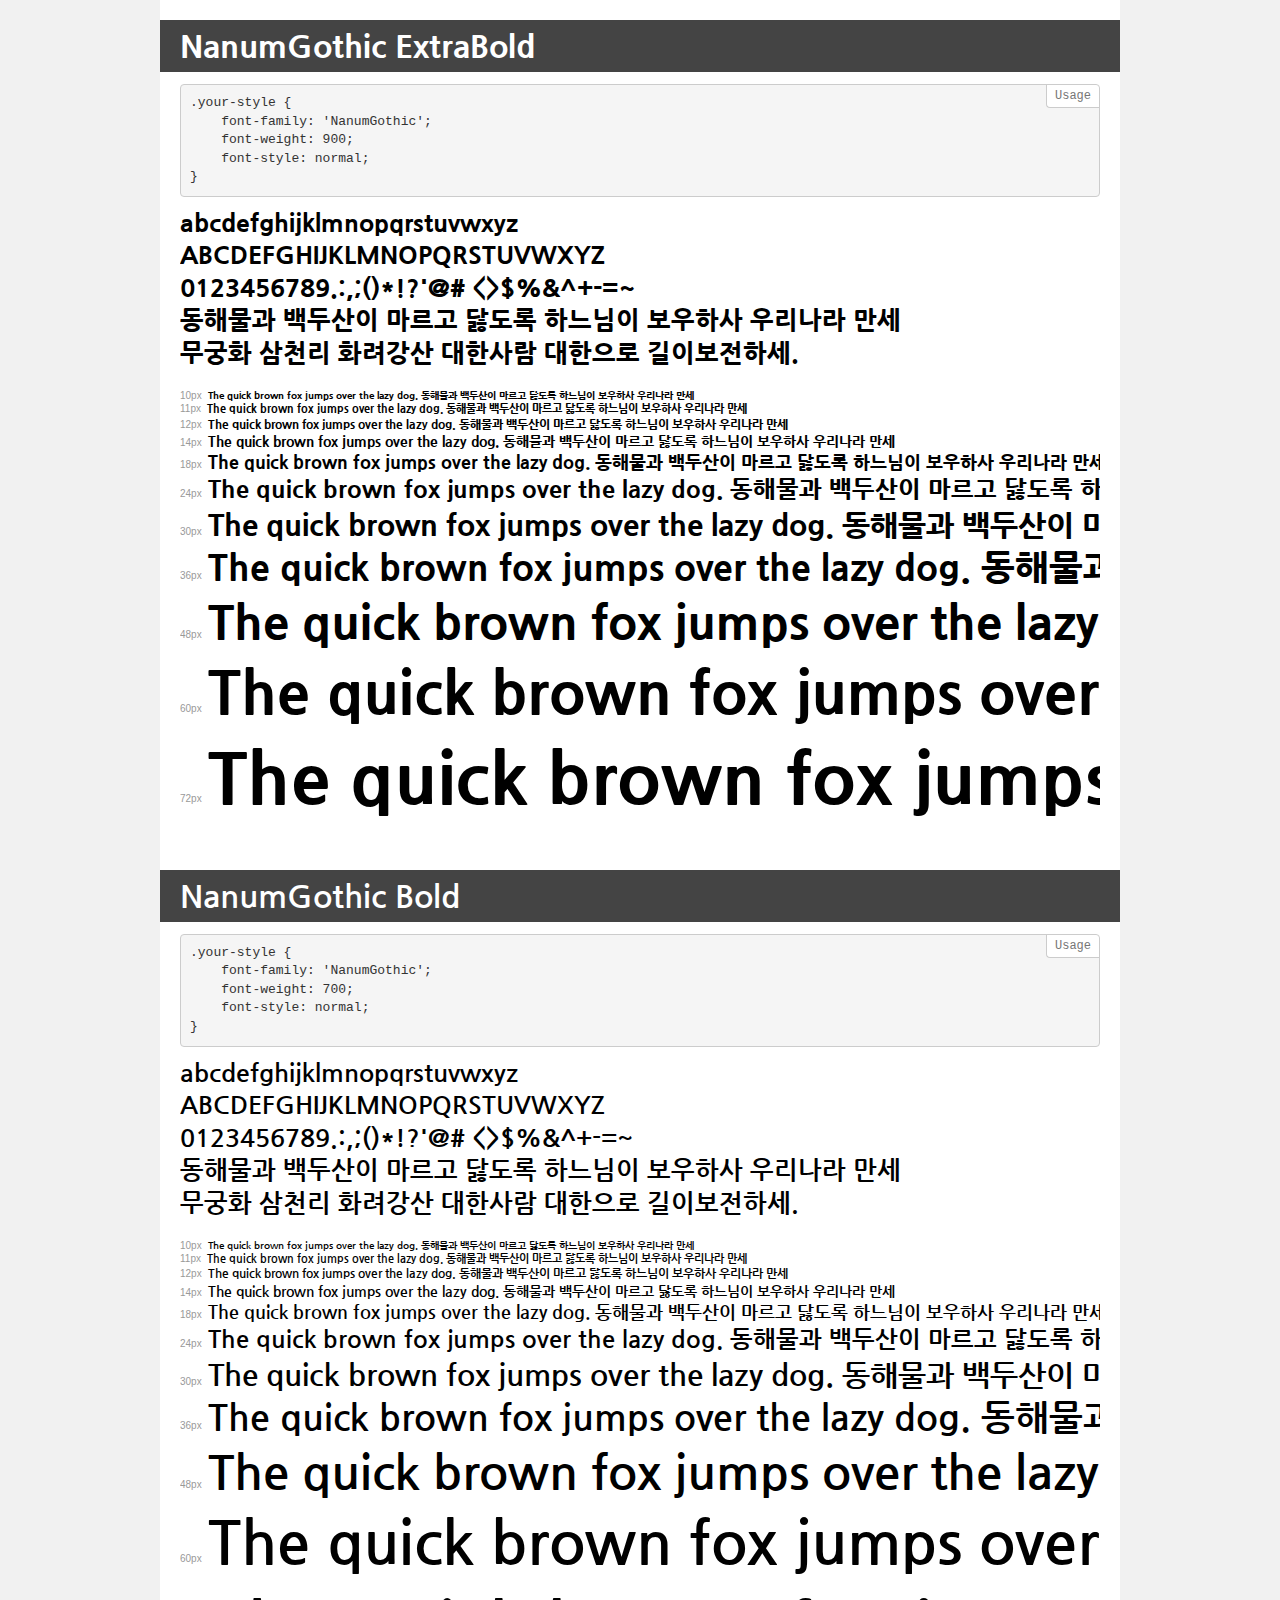
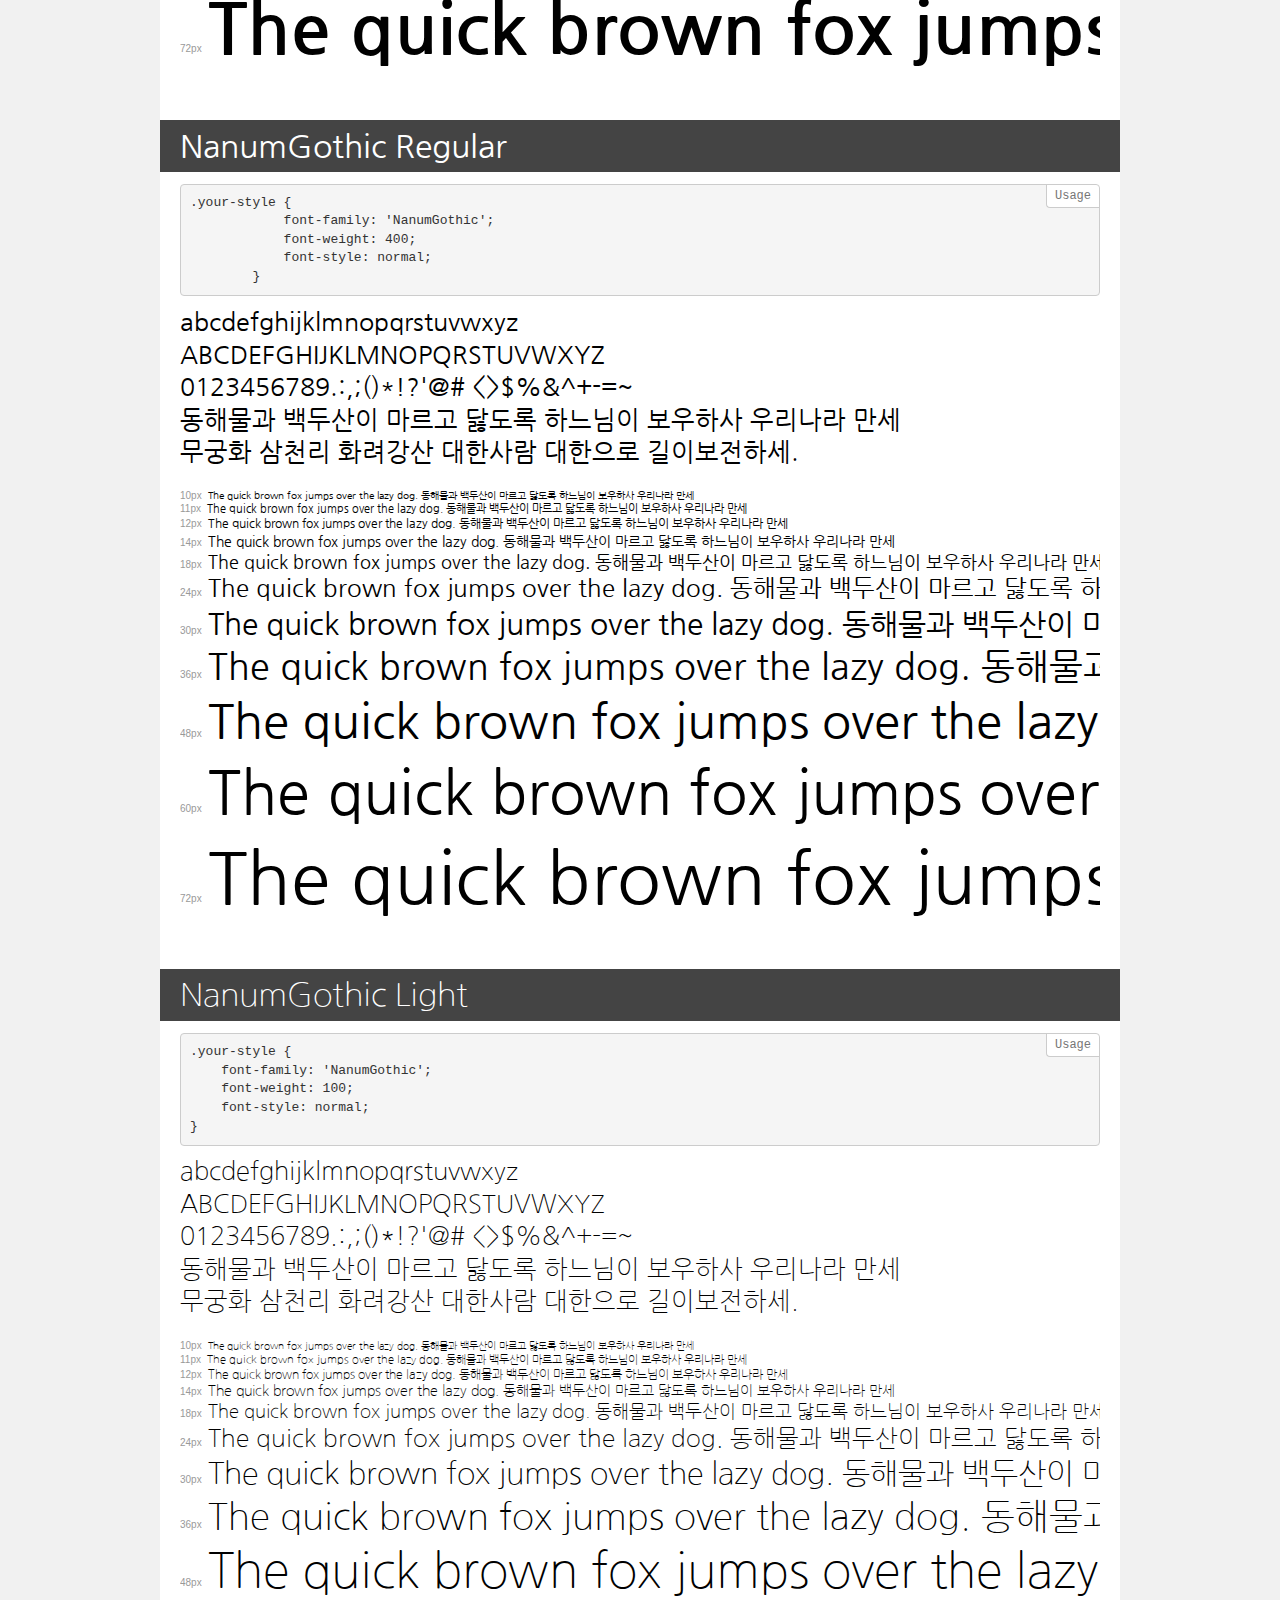
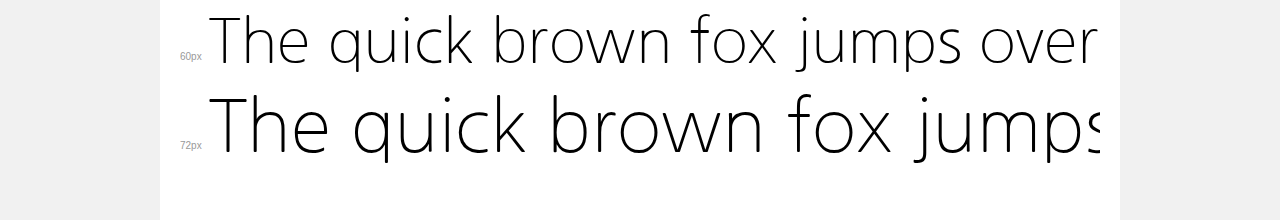
<file: NanumGothic/demo.html>
<!DOCTYPE html>
<html>

<head>
    <meta charset="utf-8">
    <meta http-equiv="X-UA-Compatible" content="IE=edge">
    <meta name="viewport" content="width=device-width, initial-scale=1">
    <meta name="robots" content="noindex, noarchive">
    <title>Transfonter demo</title>
    <link href="fonts.css" rel="stylesheet">
    <style>
        /*
		http://meyerweb.com/eric/tools/css/reset/
		v2.0 | 20110126
		License: none (public domain)
		*/

        html,
        body,
        div,
        span,
        applet,
        object,
        iframe,
        h1,
        h2,
        h3,
        h4,
        h5,
        h6,
        p,
        blockquote,
        pre,
        a,
        abbr,
        acronym,
        address,
        big,
        cite,
        code,
        del,
        dfn,
        em,
        img,
        ins,
        kbd,
        q,
        s,
        samp,
        small,
        strike,
        strong,
        sub,
        sup,
        tt,
        var,
        b,
        u,
        i,
        center,
        dl,
        dt,
        dd,
        ol,
        ul,
        li,
        fieldset,
        form,
        label,
        legend,
        table,
        caption,
        tbody,
        tfoot,
        thead,
        tr,
        th,
        td,
        article,
        aside,
        canvas,
        details,
        embed,
        figure,
        figcaption,
        footer,
        header,
        hgroup,
        menu,
        nav,
        output,
        ruby,
        section,
        summary,
        time,
        mark,
        audio,
        video {
            margin: 0;
            padding: 0;
            border: 0;
            font-size: 100%;
            font: inherit;
            vertical-align: baseline;
        }

        /* HTML5 display-role reset for older browsers */

        article,
        aside,
        details,
        figcaption,
        figure,
        footer,
        header,
        hgroup,
        menu,
        nav,
        section {
            display: block;
        }

        body {
            line-height: 1;
        }

        ol,
        ul {
            list-style: none;
        }

        blockquote,
        q {
            quotes: none;
        }

        blockquote:before,
        blockquote:after,
        q:before,
        q:after {
            content: '';
            content: none;
        }

        table {
            border-collapse: collapse;
            border-spacing: 0;
        }

        /* common styles */

        body {
            background: #f1f1f1;
            color: #000;
        }

        .page {
            background: #fff;
            width: 920px;
            margin: 0 auto;
            padding: 20px 20px 0 20px;
            overflow: hidden;
        }

        .font-container {
            overflow-x: auto;
            overflow-y: hidden;
            margin-bottom: 40px;
            line-height: 1.3;
            white-space: nowrap;
            padding-bottom: 5px;
        }

        h1 {
            position: relative;
            background: #444;
            font-size: 32px;
            color: #fff;
            padding: 10px 20px;
            margin: 0 -20px 12px -20px;
        }

        .letters {
            font-size: 25px;
            margin-bottom: 20px;
        }

        .s10:before {
            content: '10px';
        }

        .s11:before {
            content: '11px';
        }

        .s12:before {
            content: '12px';
        }

        .s14:before {
            content: '14px';
        }

        .s18:before {
            content: '18px';
        }

        .s24:before {
            content: '24px';
        }

        .s30:before {
            content: '30px';
        }

        .s36:before {
            content: '36px';
        }

        .s48:before {
            content: '48px';
        }

        .s60:before {
            content: '60px';
        }

        .s72:before {
            content: '72px';
        }

        .s10:before,
        .s11:before,
        .s12:before,
        .s14:before,
        .s18:before,
        .s24:before,
        .s30:before,
        .s36:before,
        .s48:before,
        .s60:before,
        .s72:before {
            font-family: Arial, sans-serif;
            font-size: 10px;
            font-weight: normal;
            font-style: normal;
            color: #999;
            padding-right: 6px;
        }

        pre {
            display: block;
            position: relative;
            padding: 9px;
            margin: 0 0 10px;
            font-family: Monaco, Menlo, Consolas, "Courier New", monospace !important;
            font-size: 13px;
            line-height: 1.428571429;
            color: #333;
            font-weight: normal !important;
            font-style: normal !important;
            background-color: #f5f5f5;
            border: 1px solid #ccc;
            overflow-x: auto;
            border-radius: 4px;
        }

        pre:after {
            display: block;
            position: absolute;
            right: 0;
            top: 0;
            content: 'Usage';
            line-height: 1;
            padding: 5px 8px;
            font-size: 12px;
            color: #767676;
            background-color: #fff;
            border: 1px solid #ccc;
            border-right: none;
            border-top: none;
            border-radius: 0 4px 0 4px;
            z-index: 10;
        }

        /* responsive */

        @media (max-width: 959px) {
            .page {
                width: auto;
                margin: 0;
            }
        }
    </style>
</head>

<body>
    <div class="page">
        <div class="demo" style="font-family: 'NanumGothic'; font-weight: 900; font-style: normal;">
            <h1>NanumGothic ExtraBold</h1>
            <pre>.your-style {
    font-family: 'NanumGothic';
    font-weight: 900;
    font-style: normal;
}</pre>
            <div class="font-container">
                <p class="letters">
                    abcdefghijklmnopqrstuvwxyz
                    <br /> ABCDEFGHIJKLMNOPQRSTUVWXYZ
                    <br /> 0123456789.:,;()*!?'@#
                    <>$%&^+-=~
                        <br> 동해물과 백두산이 마르고 닳도록 하느님이 보우하사 우리나라 만세
                        <br> 무궁화 삼천리 화려강산 대한사람 대한으로 길이보전하세.
                </p>
                <p class="s10" style="font-size: 10px;">The quick brown fox jumps over the lazy dog. 동해물과 백두산이 마르고 닳도록 하느님이 보우하사 우리나라 만세</p>
                <p class="s11" style="font-size: 11px;">The quick brown fox jumps over the lazy dog. 동해물과 백두산이 마르고 닳도록 하느님이 보우하사 우리나라 만세</p>
                <p class="s12" style="font-size: 12px;">The quick brown fox jumps over the lazy dog. 동해물과 백두산이 마르고 닳도록 하느님이 보우하사 우리나라 만세</p>
                <p class="s14" style="font-size: 14px;">The quick brown fox jumps over the lazy dog. 동해물과 백두산이 마르고 닳도록 하느님이 보우하사 우리나라 만세</p>
                <p class="s18" style="font-size: 18px;">The quick brown fox jumps over the lazy dog. 동해물과 백두산이 마르고 닳도록 하느님이 보우하사 우리나라 만세</p>
                <p class="s24" style="font-size: 24px;">The quick brown fox jumps over the lazy dog. 동해물과 백두산이 마르고 닳도록 하느님이 보우하사 우리나라 만세</p>
                <p class="s30" style="font-size: 30px;">The quick brown fox jumps over the lazy dog. 동해물과 백두산이 마르고 닳도록 하느님이 보우하사 우리나라 만세</p>
                <p class="s36" style="font-size: 36px;">The quick brown fox jumps over the lazy dog. 동해물과 백두산이 마르고 닳도록 하느님이 보우하사 우리나라 만세</p>
                <p class="s48" style="font-size: 48px;">The quick brown fox jumps over the lazy dog. 동해물과 백두산이 마르고 닳도록 하느님이 보우하사 우리나라 만세</p>
                <p class="s60" style="font-size: 60px;">The quick brown fox jumps over the lazy dog. 동해물과 백두산이 마르고 닳도록 하느님이 보우하사 우리나라 만세</p>
                <p class="s72" style="font-size: 72px;">The quick brown fox jumps over the lazy dog. 동해물과 백두산이 마르고 닳도록 하느님이 보우하사 우리나라 만세</p>
            </div>
        </div>
        <div class="demo" style="font-family: 'NanumGothic'; font-weight: 700; font-style: normal;">
            <h1>NanumGothic Bold</h1>
            <pre>.your-style {
    font-family: 'NanumGothic';
    font-weight: 700;
    font-style: normal;
}</pre>
            <div class="font-container">
                <p class="letters">
                    abcdefghijklmnopqrstuvwxyz
                    <br /> ABCDEFGHIJKLMNOPQRSTUVWXYZ
                    <br /> 0123456789.:,;()*!?'@#
                    <>$%&^+-=~
                        <br> 동해물과 백두산이 마르고 닳도록 하느님이 보우하사 우리나라 만세
                        <br> 무궁화 삼천리 화려강산 대한사람 대한으로 길이보전하세.
                </p>
                <p class="s10" style="font-size: 10px;">The quick brown fox jumps over the lazy dog. 동해물과 백두산이 마르고 닳도록 하느님이 보우하사 우리나라 만세</p>
                <p class="s11" style="font-size: 11px;">The quick brown fox jumps over the lazy dog. 동해물과 백두산이 마르고 닳도록 하느님이 보우하사 우리나라 만세</p>
                <p class="s12" style="font-size: 12px;">The quick brown fox jumps over the lazy dog. 동해물과 백두산이 마르고 닳도록 하느님이 보우하사 우리나라 만세</p>
                <p class="s14" style="font-size: 14px;">The quick brown fox jumps over the lazy dog. 동해물과 백두산이 마르고 닳도록 하느님이 보우하사 우리나라 만세</p>
                <p class="s18" style="font-size: 18px;">The quick brown fox jumps over the lazy dog. 동해물과 백두산이 마르고 닳도록 하느님이 보우하사 우리나라 만세</p>
                <p class="s24" style="font-size: 24px;">The quick brown fox jumps over the lazy dog. 동해물과 백두산이 마르고 닳도록 하느님이 보우하사 우리나라 만세</p>
                <p class="s30" style="font-size: 30px;">The quick brown fox jumps over the lazy dog. 동해물과 백두산이 마르고 닳도록 하느님이 보우하사 우리나라 만세</p>
                <p class="s36" style="font-size: 36px;">The quick brown fox jumps over the lazy dog. 동해물과 백두산이 마르고 닳도록 하느님이 보우하사 우리나라 만세</p>
                <p class="s48" style="font-size: 48px;">The quick brown fox jumps over the lazy dog. 동해물과 백두산이 마르고 닳도록 하느님이 보우하사 우리나라 만세</p>
                <p class="s60" style="font-size: 60px;">The quick brown fox jumps over the lazy dog. 동해물과 백두산이 마르고 닳도록 하느님이 보우하사 우리나라 만세</p>
                <p class="s72" style="font-size: 72px;">The quick brown fox jumps over the lazy dog. 동해물과 백두산이 마르고 닳도록 하느님이 보우하사 우리나라 만세</p>
            </div>
        </div>
        <div class="demo" style="font-family: 'NanumGothic'; font-weight: 400; font-style: normal;">
            <h1>NanumGothic Regular</h1>
            <pre>.your-style {
            font-family: 'NanumGothic';
            font-weight: 400;
            font-style: normal;
        }</pre>
            <div class="font-container">
                <p class="letters">
                    abcdefghijklmnopqrstuvwxyz
                    <br /> ABCDEFGHIJKLMNOPQRSTUVWXYZ
                    <br /> 0123456789.:,;()*!?'@#
                    <>$%&^+-=~
                        <br> 동해물과 백두산이 마르고 닳도록 하느님이 보우하사 우리나라 만세
                        <br> 무궁화 삼천리 화려강산 대한사람 대한으로 길이보전하세.
                </p>
                <p class="s10" style="font-size: 10px;">The quick brown fox jumps over the lazy dog. 동해물과 백두산이 마르고 닳도록 하느님이 보우하사 우리나라 만세</p>
                <p class="s11" style="font-size: 11px;">The quick brown fox jumps over the lazy dog. 동해물과 백두산이 마르고 닳도록 하느님이 보우하사 우리나라 만세</p>
                <p class="s12" style="font-size: 12px;">The quick brown fox jumps over the lazy dog. 동해물과 백두산이 마르고 닳도록 하느님이 보우하사 우리나라 만세</p>
                <p class="s14" style="font-size: 14px;">The quick brown fox jumps over the lazy dog. 동해물과 백두산이 마르고 닳도록 하느님이 보우하사 우리나라 만세</p>
                <p class="s18" style="font-size: 18px;">The quick brown fox jumps over the lazy dog. 동해물과 백두산이 마르고 닳도록 하느님이 보우하사 우리나라 만세</p>
                <p class="s24" style="font-size: 24px;">The quick brown fox jumps over the lazy dog. 동해물과 백두산이 마르고 닳도록 하느님이 보우하사 우리나라 만세</p>
                <p class="s30" style="font-size: 30px;">The quick brown fox jumps over the lazy dog. 동해물과 백두산이 마르고 닳도록 하느님이 보우하사 우리나라 만세</p>
                <p class="s36" style="font-size: 36px;">The quick brown fox jumps over the lazy dog. 동해물과 백두산이 마르고 닳도록 하느님이 보우하사 우리나라 만세</p>
                <p class="s48" style="font-size: 48px;">The quick brown fox jumps over the lazy dog. 동해물과 백두산이 마르고 닳도록 하느님이 보우하사 우리나라 만세</p>
                <p class="s60" style="font-size: 60px;">The quick brown fox jumps over the lazy dog. 동해물과 백두산이 마르고 닳도록 하느님이 보우하사 우리나라 만세</p>
                <p class="s72" style="font-size: 72px;">The quick brown fox jumps over the lazy dog. 동해물과 백두산이 마르고 닳도록 하느님이 보우하사 우리나라 만세</p>
            </div>
        </div>
        <div class="demo" style="font-family: 'NanumGothic'; font-weight: 100; font-style: normal;">
            <h1>NanumGothic Light</h1>
            <pre>.your-style {
    font-family: 'NanumGothic';
    font-weight: 100;
    font-style: normal;
}</pre>
            <div class="font-container">
                <p class="letters">
                    abcdefghijklmnopqrstuvwxyz
                    <br /> ABCDEFGHIJKLMNOPQRSTUVWXYZ
                    <br /> 0123456789.:,;()*!?'@#
                    <>$%&^+-=~
                        <br> 동해물과 백두산이 마르고 닳도록 하느님이 보우하사 우리나라 만세
                        <br> 무궁화 삼천리 화려강산 대한사람 대한으로 길이보전하세.
                </p>
                <p class="s10" style="font-size: 10px;">The quick brown fox jumps over the lazy dog. 동해물과 백두산이 마르고 닳도록 하느님이 보우하사 우리나라 만세</p>
                <p class="s11" style="font-size: 11px;">The quick brown fox jumps over the lazy dog. 동해물과 백두산이 마르고 닳도록 하느님이 보우하사 우리나라 만세</p>
                <p class="s12" style="font-size: 12px;">The quick brown fox jumps over the lazy dog. 동해물과 백두산이 마르고 닳도록 하느님이 보우하사 우리나라 만세</p>
                <p class="s14" style="font-size: 14px;">The quick brown fox jumps over the lazy dog. 동해물과 백두산이 마르고 닳도록 하느님이 보우하사 우리나라 만세</p>
                <p class="s18" style="font-size: 18px;">The quick brown fox jumps over the lazy dog. 동해물과 백두산이 마르고 닳도록 하느님이 보우하사 우리나라 만세</p>
                <p class="s24" style="font-size: 24px;">The quick brown fox jumps over the lazy dog. 동해물과 백두산이 마르고 닳도록 하느님이 보우하사 우리나라 만세</p>
                <p class="s30" style="font-size: 30px;">The quick brown fox jumps over the lazy dog. 동해물과 백두산이 마르고 닳도록 하느님이 보우하사 우리나라 만세</p>
                <p class="s36" style="font-size: 36px;">The quick brown fox jumps over the lazy dog. 동해물과 백두산이 마르고 닳도록 하느님이 보우하사 우리나라 만세</p>
                <p class="s48" style="font-size: 48px;">The quick brown fox jumps over the lazy dog. 동해물과 백두산이 마르고 닳도록 하느님이 보우하사 우리나라 만세</p>
                <p class="s60" style="font-size: 60px;">The quick brown fox jumps over the lazy dog. 동해물과 백두산이 마르고 닳도록 하느님이 보우하사 우리나라 만세</p>
                <p class="s72" style="font-size: 72px;">The quick brown fox jumps over the lazy dog. 동해물과 백두산이 마르고 닳도록 하느님이 보우하사 우리나라 만세</p>
            </div>
        </div>
    </div>
</body>

</html>
</file>
<file: AritaBuri/fonts.css>
@font-face {
    font-family: 'AritaBuri';
    font-style: normal;
    font-weight: 100;
    src: local('※'),
        url('AritaBuriL.woff2') format('woff2'), 
        url('AritaBuriL.woff') format('woff'),
        url('AritaBuriL.ttf') format('truetype'),
        url('AritaBuriL.otf') format('opentype'),
        url('AritaBuriL.eot') format('embedded-opentype');
}

@font-face {
    font-family: 'AritaBuri';
    font-style: normal;
    font-weight: 400;
    src: local('※'),
        url('AritaBuriM.woff2') format('woff2'), 
        url('AritaBuriM.woff') format('woff'),
        url('AritaBuriM.ttf') format('truetype'),
        url('AritaBuriM.otf') format('opentype'),
        url('AritaBuriM.eot') format('embedded-opentype');
}

@font-face {
    font-family: 'AritaBuri';
    font-style: normal;
    font-weight: 700;
    src: local('※'),
        url('AritaBuriSB.woff2') format('woff2'), 
        url('AritaBuriSB.woff') format('woff'),
        url('AritaBuriSB.ttf') format('truetype'),
        url('AritaBuriSB.otf') format('opentype'),
        url('AritaBuriSB.eot') format('embedded-opentype');
}

@font-face {
    font-family: 'AritaBuri';
    font-style: normal;
    font-weight: 900;
    src: local('※'),
        url('AritaBuriB.woff2') format('woff2'), 
        url('AritaBuriB.woff') format('woff'),
        url('AritaBuriB.ttf') format('truetype'),
        url('AritaBuriB.otf') format('opentype'),
        url('AritaBuriB.eot') format('embedded-opentype');
}
</file>
<file: AritaDotum/fonts.css>
@font-face {
    font-family: 'AritaDotum';
    font-style: normal;
    font-weight: 100;
    src: local('※'),
        url('AritaDotumThin.woff2') format('woff2'), 
        url('AritaDotumThin.woff') format('woff'),
        url('AritaDotumThin.ttf') format('truetype'),
        url('AritaDotumThin.otf') format('opentype'),
        url('AritaDotumThin.eot') format('embedded-opentype');
}

@font-face {
    font-family: 'AritaDotum';
    font-style: normal;
    font-weight: 400;
    src: local('※'),
        url('AritaDotumMedium.woff2') format('woff2'), 
        url('AritaDotumMedium.woff') format('woff'),
        url('AritaDotumMedium.ttf') format('truetype'),
        url('AritaDotumMedium.otf') format('opentype'),
        url('AritaDotumMedium.eot') format('embedded-opentype');
}

@font-face {
    font-family: 'AritaDotum';
    font-style: normal;
    font-weight: 700;
    src: local('※'),
        url('AritaDotumSemiBold.woff2') format('woff2'), 
        url('AritaDotumSemiBold.woff') format('woff'),
        url('AritaDotumSemiBold.ttf') format('truetype'),
        url('AritaDotumSemiBold.otf') format('opentype'),
        url('AritaDotumSemiBold.eot') format('embedded-opentype');
}

@font-face {
    font-family: 'AritaDotum';
    font-style: normal;
    font-weight: 900;
    src: local('※'),
        url('AritaDotumBold.woff2') format('woff2'), 
        url('AritaDotumBold.woff') format('woff'),
        url('AritaDotumBold.ttf') format('truetype'),
        url('AritaDotumBold.otf') format('opentype'),
        url('AritaDotumBold.eot') format('embedded-opentype');
}
</file>
<file: Daum/fonts.css>
@font-face {
    font-family: 'Daum';
    font-style: normal;
    font-weight: 400;
    src: local('Daum'),
        url('DaumR.woff2') format('woff2'), 
        url('DaumR.woff') format('woff'),
        url('DaumR.ttf') format('truetype'),
        url('DaumR.otf') format('opentype'),
        url('DaumR.eot') format('embedded-opentype');
}

@font-face {
    font-family: 'Daum';
    font-style: normal;
    font-weight: 700;
    src: local('Daum'),
        url('DaumSB.woff2') format('woff2'), 
        url('DaumSB.woff') format('woff'),
        url('DaumSB.ttf') format('truetype'),
        url('DaumSB.otf') format('opentype'),
        url('DaumSB.eot') format('embedded-opentype');
}
</file>
<file: DoHyeon/fonts.css>
@font-face {
    font-family: 'DoHyeon';
    font-style: normal;
    font-weight: 400;
    src: local('※'),
        url('DoHyeon.woff2') format('woff2'), 
        url('DoHyeon.woff') format('woff'),
        url('DoHyeon.ttf') format('truetype'),
        url('DoHyeon.otf') format('opentype'),
        url('DoHyeon.eot') format('embedded-opentype');
}
</file>
<file: Godo/fonts.css>
@font-face {
    font-family: 'Godo';
    font-style: normal;
    font-weight: 400;
    src: local('Godo'),
        url('GodoM.woff2') format('woff2'), 
        url('GodoM.woff') format('woff'),
        url('GodoM.ttf') format('truetype'),
        url('GodoM.otf') format('opentype'),
        url('GodoM.eot') format('embedded-opentype');
}

@font-face {
    font-family: 'Godo';
    font-style: normal;
    font-weight: 700;
    src: local('Godo'),
        url('GodoB.woff2') format('woff2'), 
        url('GodoB.woff') format('woff'),
        url('GodoB.ttf') format('truetype'),
        url('GodoB.otf') format('opentype'),
        url('GodoB.eot') format('embedded-opentype');
}
</file>
<file: GodoMaum/fonts.css>
@font-face {
    font-family: 'GodoMaum';
    font-style: normal;
    font-weight: 400;
    src: local('GodoMaum'),
        url('GodoMaum.woff2') format('woff2'), 
        url('GodoMaum.woff') format('woff'),
        url('GodoMaum.ttf') format('truetype'),
        url('GodoMaum.otf') format('opentype'),
        url('GodoMaum.eot') format('embedded-opentype');
}
</file>
<file: HanNa11/fonts.css>
@font-face {
    font-family: 'HanNa11';
    font-style: normal;
    font-weight: 400;
    src: local('※'),
        url('HanNa11.woff2') format('woff2'), 
        url('HanNa11.woff') format('woff'),
        url('HanNa11.ttf') format('truetype'),
        url('HanNa11.otf') format('opentype'),
        url('HanNa11.eot') format('embedded-opentype');
}
</file>
<file: IropkeBatang/fonts.css>
@font-face {
    font-family: 'IropkeBatang';
    font-style: normal;
    font-weight: 400;
    src: local('IropkeBatang'),
        url('IropkeBatangM.woff2') format('woff2'), 
        url('IropkeBatangM.woff') format('woff'),
        url('IropkeBatangM.ttf') format('truetype'),
        url('IropkeBatangM.otf') format('opentype'),
        url('IropkeBatangM.eot') format('embedded-opentype');
}
</file>
<file: JuA/fonts.css>
@font-face {
    font-family: 'JuA';
    font-style: normal;
    font-weight: 400;
    src: local('※'),
        url('JuA.woff2') format('woff2'), 
        url('JuA.woff') format('woff'),
        url('JuA.ttf') format('truetype'),
        url('JuA.otf') format('opentype'),
        url('JuA.eot') format('embedded-opentype');
}
</file>
<file: KiRangHaeRang/fonts.css>
@font-face {
    font-family: 'KiRangHaeRang';
    font-style: normal;
    font-weight: 400;
    src: local('※'),
        url('KiRangHaeRang.woff2') format('woff2'), 
        url('KiRangHaeRang.woff') format('woff'),
        url('KiRangHaeRang.ttf') format('truetype'),
        url('KiRangHaeRang.otf') format('opentype'),
        url('KiRangHaeRang.eot') format('embedded-opentype');
}
</file>
<file: NanumBarunGothic/fonts.css>
@font-face {
    font-family: 'NanumBarunGothic';
    font-style: normal;
    font-weight: 100;
    src: local('NanumBarunGothic'),
        url('NanumBarunGothicUL.woff2') format('woff2'), 
        url('NanumBarunGothicUL.woff') format('woff'),
        url('NanumBarunGothicUL.ttf') format('truetype'),
        url('NanumBarunGothicUL.otf') format('opentype'),
        url('NanumBarunGothicUL.eot') format('embedded-opentype');
}

@font-face {
    font-family: 'NanumBarunGothic';
    font-style: normal;
    font-weight: 300;
    src: local('NanumBarunGothic'),
        url('NanumBarunGothicL.woff2') format('woff2'), 
        url('NanumBarunGothicL.woff') format('woff'),
        url('NanumBarunGothicL.ttf') format('truetype'),
        url('NanumBarunGothicL.otf') format('opentype'),
        url('NanumBarunGothicL.eot') format('embedded-opentype');
}

@font-face {
    font-family: 'NanumBarunGothic';
    font-style: normal;
    font-weight: 400;
    src: local('NanumBarunGothic'),
        url('NanumBarunGothicR.woff2') format('woff2'), 
        url('NanumBarunGothicR.woff') format('woff'),
        url('NanumBarunGothicR.ttf') format('truetype'),
        url('NanumBarunGothicR.otf') format('opentype'),
        url('NanumBarunGothicR.eot') format('embedded-opentype');
}

@font-face {
    font-family: 'NanumBarunGothic';
    font-style: normal;
    font-weight: 700;
    src: local('NanumBarunGothic'),
        url('NanumBarunGothicB.woff2') format('woff2'), 
        url('NanumBarunGothicB.woff') format('woff'),
        url('NanumBarunGothicB.ttf') format('truetype'),
        url('NanumBarunGothicB.otf') format('opentype'),
        url('NanumBarunGothicB.eot') format('embedded-opentype');
}
</file>
<file: NanumBarunpen/fonts.css>
@font-face {
    font-family: 'NanumBarunpen';
    font-style: normal;
    font-weight: 400;
    src: local('NanumBarunpen'),
        url('NanumBarunpenR.woff2') format('woff2'), 
        url('NanumBarunpenR.woff') format('woff'),
        url('NanumBarunpenR.ttf') format('truetype'),
        url('NanumBarunpenR.otf') format('opentype'),
        url('NanumBarunpenR.eot') format('embedded-opentype');
}

@font-face {
    font-family: 'NanumBarunpen';
    font-style: normal;
    font-weight: 700;
    src: local('NanumBarunpen'),
        url('NanumBarunpenB.woff2') format('woff2'), 
        url('NanumBarunpenB.woff') format('woff'),
        url('NanumBarunpenB.ttf') format('truetype'),
        url('NanumBarunpenB.otf') format('opentype'),
        url('NanumBarunpenB.eot') format('embedded-opentype');
}
</file>
<file: NanumBrush/fonts.css>
@font-face {
    font-family: 'NanumBrush';
    font-style: normal;
    font-weight: 400;
    src: local('NanumBrush'),
        url('NanumBrush.woff2') format('woff2'), 
        url('NanumBrush.woff') format('woff'),
        url('NanumBrush.ttf') format('truetype'),
        url('NanumBrush.otf') format('opentype'),
        url('NanumBrush.eot') format('embedded-opentype');
}
</file>
<file: NanumGothic/fonts.css>
@font-face {
    font-family: 'NanumGothic';
    font-style: normal;
    font-weight: 100;
    src: local('※'),
        url('NanumGothicL.woff2') format('woff2'), 
        url('NanumGothicL.woff') format('woff'),
        url('NanumGothicL.ttf') format('truetype'),
        url('NanumGothicL.otf') format('opentype'),
        url('NanumGothicL.eot') format('embedded-opentype');
}

@font-face {
    font-family: 'NanumGothic';
    font-style: normal;
    font-weight: 400;
    src: local('※'),
        url('NanumGothicR.woff2') format('woff2'), 
        url('NanumGothicR.woff') format('woff'),
        url('NanumGothicR.ttf') format('truetype'),
        url('NanumGothicR.otf') format('opentype'),
        url('NanumGothicR.eot') format('embedded-opentype');
}

@font-face {
    font-family: 'NanumGothic';
    font-style: normal;
    font-weight: 700;
    src: local('※'),
        url('NanumGothicB.woff2') format('woff2'), 
        url('NanumGothicB.woff') format('woff'),
        url('NanumGothicB.ttf') format('truetype'),
        url('NanumGothicB.otf') format('opentype'),
        url('NanumGothicB.eot') format('embedded-opentype');
}

@font-face {
    font-family: 'NanumGothic';
    font-style: normal;
    font-weight: 900;
    src: local('※'),
        url('NanumGothicEB.woff2') format('woff2'), 
        url('NanumGothicEB.woff') format('woff'),
        url('NanumGothicEB.ttf') format('truetype'),
        url('NanumGothicEB.otf') format('opentype'),
        url('NanumGothicEB.eot') format('embedded-opentype');
}
</file>
